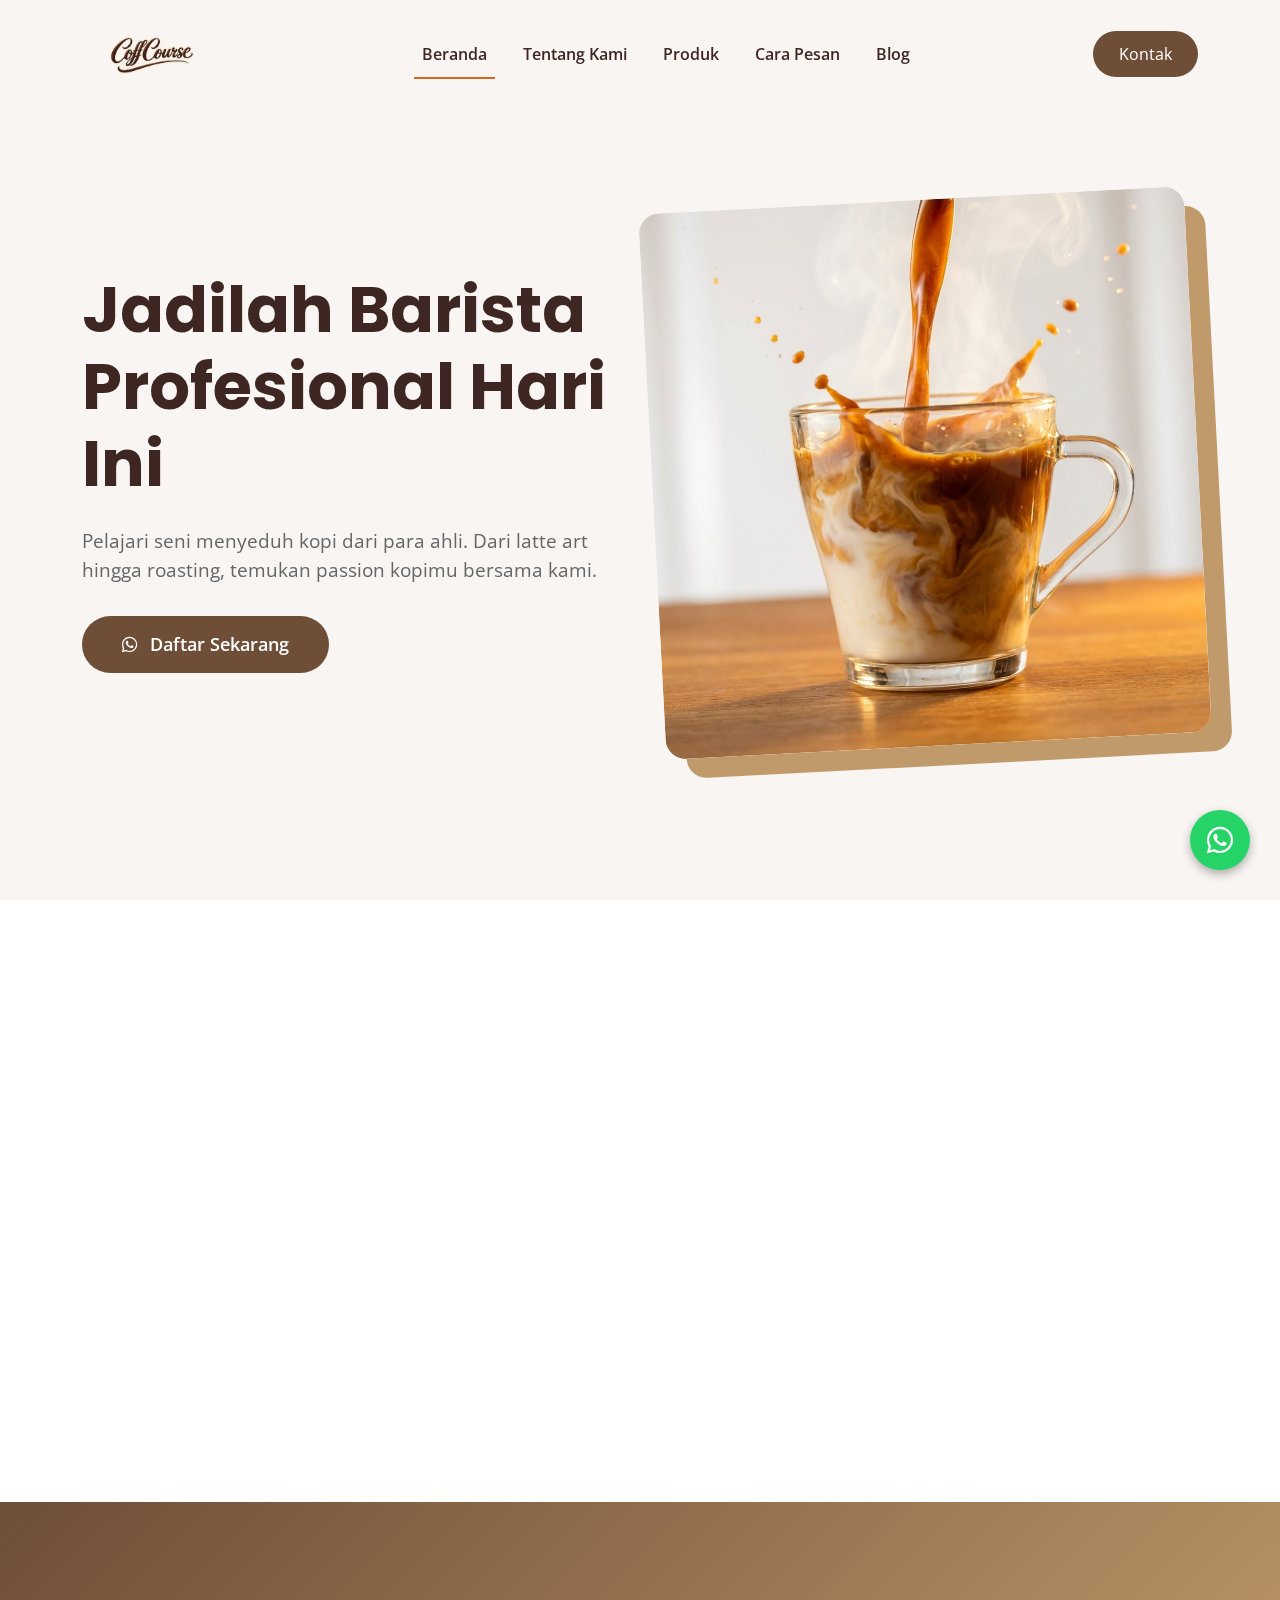
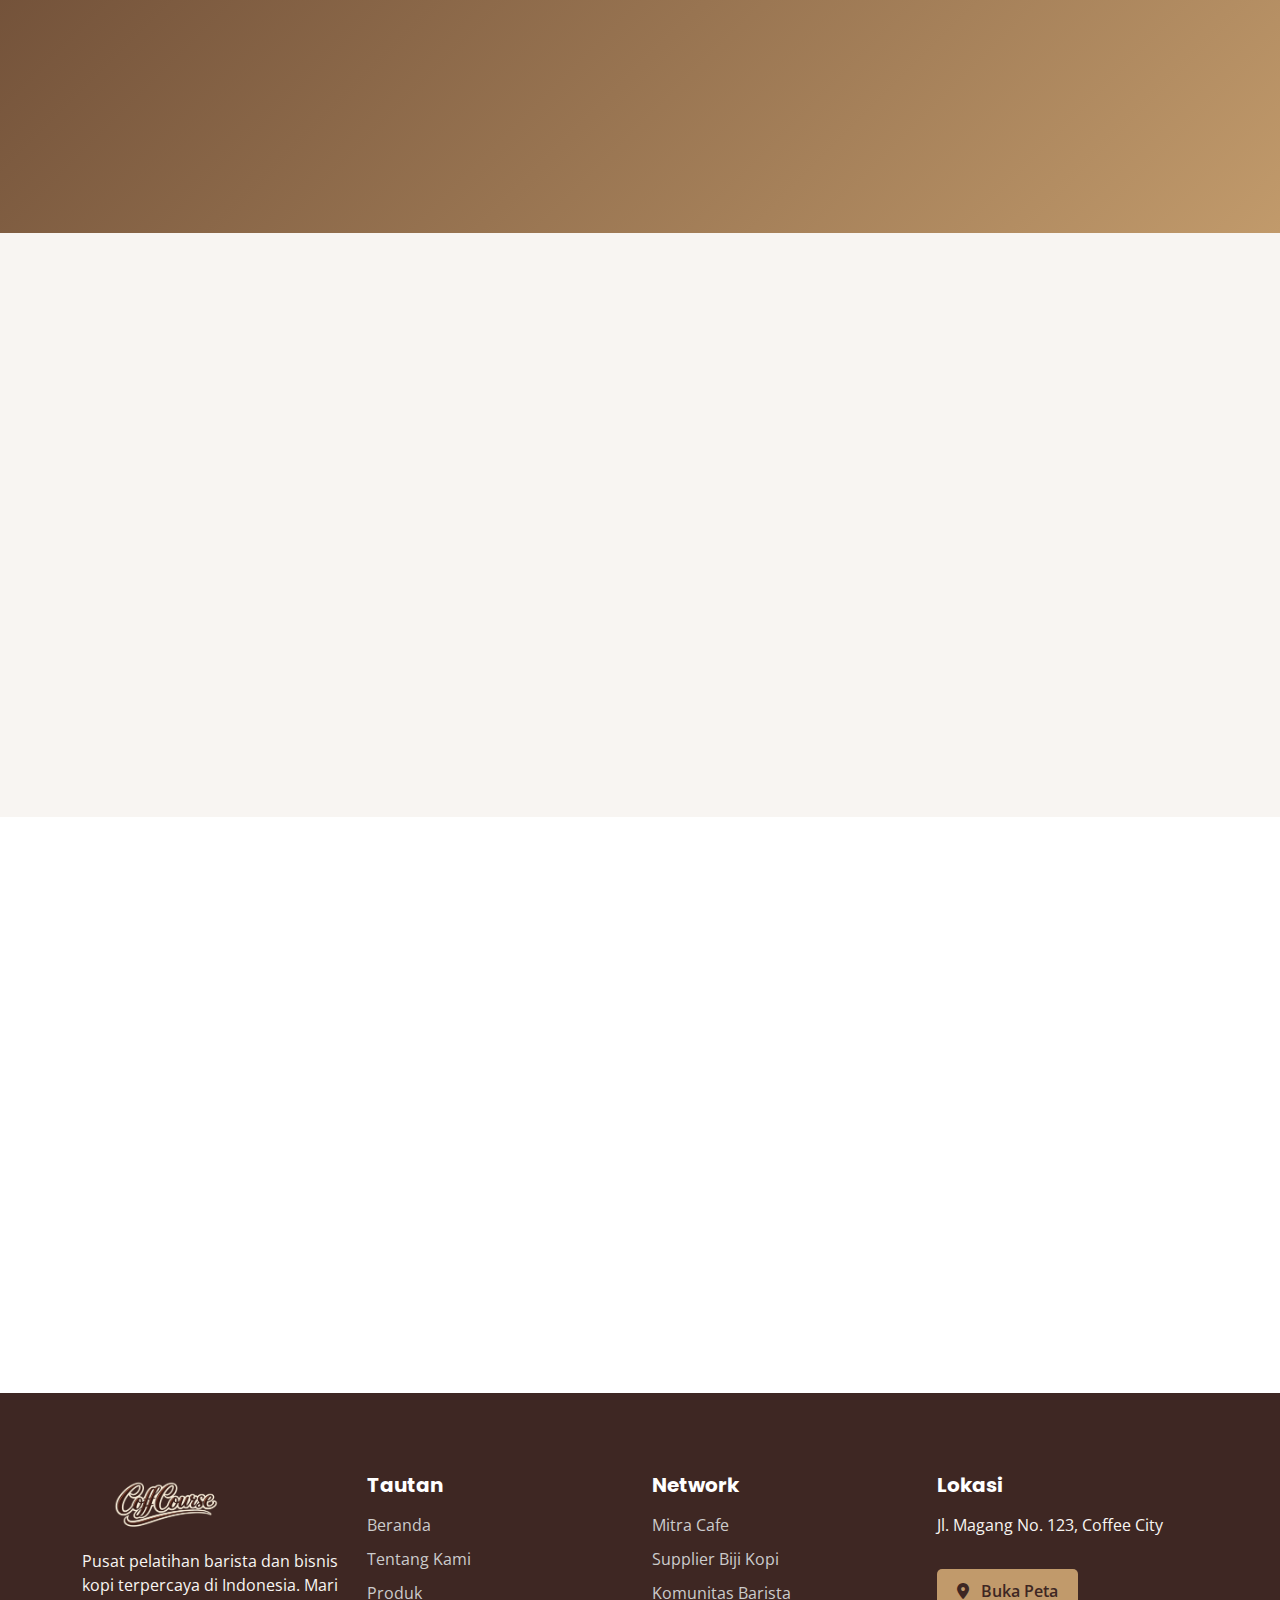
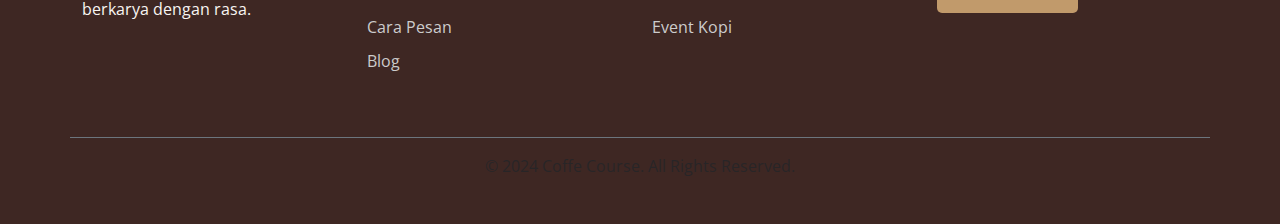
<file: index.html>
<!DOCTYPE html>
<html lang="id">

<head>
    <meta charset="UTF-8">
    <meta name="viewport" content="width=device-width, initial-scale=1.0">
    <title>Coffe Course - Belajar Barista & Bisnis Kopi</title>
    <meta name="description"
        content="Belajar menjadi barista profesional dan memulai bisnis kopi Anda bersama Coffe Course.">
    <!-- Bootstrap CSS -->
    <link href="https://cdn.jsdelivr.net/npm/bootstrap@5.3.0/dist/css/bootstrap.min.css" rel="stylesheet">
    <!-- Font Awesome -->
    <link rel="stylesheet" href="https://cdnjs.cloudflare.com/ajax/libs/font-awesome/6.0.0/css/all.min.css">
    <!-- Custom CSS -->
    <link rel="stylesheet" href="css/style.css">
    <!-- AOS Animation -->
    <link href="https://unpkg.com/aos@2.3.1/dist/aos.css" rel="stylesheet">
</head>

<body>

    <!-- Navbar -->
    <nav class="navbar navbar-expand-lg fixed-top">
        <div class="container">
            <a class="navbar-brand" href="index.html">
                <img src="img/logo.png" alt="Coffe Course Logo" height="50">
            </a>
            <button class="navbar-toggler" type="button" data-bs-toggle="collapse" data-bs-target="#navbarNav">
                <span class="navbar-toggler-icon"></span>
            </button>
            <div class="collapse navbar-collapse" id="navbarNav">
                <ul class="navbar-nav mx-auto">
                    <li class="nav-item"><a class="nav-link active" href="index.html">Beranda</a></li>
                    <li class="nav-item"><a class="nav-link" href="tentang-kami.html">Tentang Kami</a></li>
                    <li class="nav-item"><a class="nav-link" href="produk.html">Produk</a></li>
                    <li class="nav-item"><a class="nav-link" href="cara-pesan.html">Cara Pesan</a></li>
                    <li class="nav-item"><a class="nav-link" href="blog.html">Blog</a></li>
                </ul>
                <a href="https://wa.me/62895639068080" target="_blank" class="btn btn-contact">Kontak</a>
            </div>
        </div>
    </nav>

    <!-- Hero Section -->
    <section class="hero-section">
        <div class="container">
            <div class="row align-items-center">
                <div class="col-lg-6 hero-text" data-aos="fade-right">
                    <h1>Jadilah Barista Profesional Hari Ini</h1>
                    <p>Pelajari seni menyeduh kopi dari para ahli. Dari latte art hingga roasting, temukan passion
                        kopimu bersama kami.</p>
                    <a href="https://wa.me/62895639068080" target="_blank" class="btn btn-hero">
                        <i class="fab fa-whatsapp me-2"></i> Daftar Sekarang
                    </a>
                </div>
                <div class="col-lg-6" data-aos="fade-left">
                    <div class="hero-img-container">
                        <img src="img/hero.png" alt="Barista Pouring Coffee" class="img-fluid hero-img">
                    </div>
                </div>
            </div>
        </div>
    </section>

    <!-- Keunggulan Section -->
    <section class="features-section">
        <div class="container">
            <div class="section-title" data-aos="fade-up">
                <h2>Mengapa Memilih Kami?</h2>
                <p>Kami memberikan pelatihan terbaik dengan fasilitas standar industri.</p>
            </div>
            <div class="row g-4">
                <div class="col-md-4" data-aos="fade-up" data-aos-delay="100">
                    <div class="feature-card">
                        <i class="fas fa-certificate feature-icon"></i>
                        <h4>Sertifikat Resmi</h4>
                        <p>Dapatkan sertifikat yang diakui industri setelah menyelesaikan kursus.</p>
                    </div>
                </div>
                <div class="col-md-4" data-aos="fade-up" data-aos-delay="200">
                    <div class="feature-card">
                        <i class="fas fa-users feature-icon"></i>
                        <h4>Mentor Berpengalaman</h4>
                        <p>Belajar langsung dari barista juara dan praktisi bisnis kopi sukses.</p>
                    </div>
                </div>
                <div class="col-md-4" data-aos="fade-up" data-aos-delay="300">
                    <div class="feature-card">
                        <i class="fas fa-mug-hot feature-icon"></i>
                        <h4>Praktek Langsung</h4>
                        <p>Fasilitas mesin kopi modern untuk pengalaman belajar hands-on 100%.</p>
                    </div>
                </div>
            </div>
        </div>
    </section>

    <!-- CTA Section -->
    <section class="cta-section">
        <div class="container" data-aos="zoom-in">
            <h2>Siap Memulai Perjalanan Kopimu?</h2>
            <p class="mb-4">Konsultasikan kebutuhan kursusmu sekarang juga.</p>
            <a href="https://wa.me/62895639068080" class="btn btn-whatsapp-cta">
                <i class="fab fa-whatsapp"></i> Chat via WhatsApp
            </a>
        </div>
    </section>

    <!-- Testimoni Section -->
    <section class="testimonials-section">
        <div class="container">
            <div class="section-title" data-aos="fade-up">
                <h2>Apa Kata Alumni?</h2>
                <p>Cerita sukses mereka setelah lulus dari Coffe Course.</p>
            </div>
            <div class="row">
                <div class="col-md-4" data-aos="fade-up" data-aos-delay="100">
                    <div class="testimonial-card">
                        <div class="testimonial-user">
                            <img src="img/avatar1.png" alt="User 1" class="testimonial-avatar">
                            <div>
                                <h5 class="mb-0">Sarah Putri</h5>
                                <small class="text-muted">Pemilik Cafe</small>
                            </div>
                        </div>
                        <p class="fst-italic">"Materi sangat lengkap, dari nol sampai bisa buka kedai sendiri. Mentornya
                            sangat supportif!"</p>
                    </div>
                </div>
                <div class="col-md-4" data-aos="fade-up" data-aos-delay="200">
                    <div class="testimonial-card">
                        <div class="testimonial-user">
                            <img src="img/avatar2.png" alt="User 2" class="testimonial-avatar">
                            <div>
                                <h5 class="mb-0">Budi Santoso</h5>
                                <small class="text-muted">Head Barista</small>
                            </div>
                        </div>
                        <p class="fst-italic">"Teknik latte art yang diajarkan sangat detail. Sekarang saya sudah jadi
                            Head Barista di Jakarta."</p>
                    </div>
                </div>
                <div class="col-md-4" data-aos="fade-up" data-aos-delay="300">
                    <div class="testimonial-card">
                        <div class="testimonial-user">
                            <img src="img/avatar3.png" alt="User 3" class="testimonial-avatar">
                            <div>
                                <h5 class="mb-0">Linda Wijaya</h5>
                                <small class="text-muted">Home Brewer</small>
                            </div>
                        </div>
                        <p class="fst-italic">"Awalnya cuma hobi, sekarang jadi tahu cara seduh yang benar. Sangat
                            direkomendasikan!"</p>
                    </div>
                </div>
            </div>
        </div>
    </section>

    <!-- FAQ Section -->
    <section class="faq-section">
        <div class="container">
            <div class="section-title" data-aos="fade-up">
                <h2>Pertanyaan Umum (FAQ)</h2>
                <p>Jawaban untuk pertanyaan yang sering diajukan.</p>
            </div>
            <div class="row justify-content-center">
                <div class="col-lg-8" data-aos="fade-up">
                    <div class="accordion" id="faqAccordion">
                        <div class="accordion-item">
                            <h2 class="accordion-header" id="headingOne">
                                <button class="accordion-button" type="button" data-bs-toggle="collapse"
                                    data-bs-target="#collapseOne">
                                    Apakah pemula bisa ikut kursus ini?
                                </button>
                            </h2>
                            <div id="collapseOne" class="accordion-collapse collapse show"
                                data-bs-parent="#faqAccordion">
                                <div class="accordion-body">
                                    Tentu! Kurikulum kami dirancang mulai dari dasar sehingga cocok untuk siapa saja,
                                    bahkan yang belum pernah menyentuh mesin kopi.
                                </div>
                            </div>
                        </div>
                        <div class="accordion-item">
                            <h2 class="accordion-header" id="headingTwo">
                                <button class="accordion-button collapsed" type="button" data-bs-toggle="collapse"
                                    data-bs-target="#collapseTwo">
                                    Berapa lama durasi kursusnya?
                                </button>
                            </h2>
                            <div id="collapseTwo" class="accordion-collapse collapse" data-bs-parent="#faqAccordion">
                                <div class="accordion-body">
                                    Durasi bervariasi tergantung paket yang dipilih, mulai dari workshop 1 hari hingga
                                    program intensif 1 bulan.
                                </div>
                            </div>
                        </div>
                        <div class="accordion-item">
                            <h2 class="accordion-header" id="headingThree">
                                <button class="accordion-button collapsed" type="button" data-bs-toggle="collapse"
                                    data-bs-target="#collapseThree">
                                    Apakah disediakan alat dan bahan?
                                </button>
                            </h2>
                            <div id="collapseThree" class="accordion-collapse collapse" data-bs-parent="#faqAccordion">
                                <div class="accordion-body">
                                    Ya, semua alat dan bahan praktek (biji kopi, susu, sirup) sudah termasuk dalam biaya
                                    kursus.
                                </div>
                            </div>
                        </div>
                    </div>
                </div>
            </div>
        </div>
    </section>

    <!-- Footer -->
    <footer>
        <div class="container">
            <div class="row">
                <div class="col-lg-3 col-md-6 mb-4">
                    <div class="footer-brand">
                        <a href="index.html">
                            <img src="img/logo.png" alt="Coffe Course Logo" class="mb-3" height="60">
                        </a>
                        <p>Pusat pelatihan barista dan bisnis kopi terpercaya di Indonesia. Mari berkarya dengan rasa.
                        </p>
                    </div>
                </div>
                <div class="col-lg-3 col-md-6 mb-4">
                    <h5 class="text-white mb-3">Tautan</h5>
                    <div class="footer-links">
                        <ul>
                            <li><a href="index.html">Beranda</a></li>
                            <li><a href="tentang-kami.html">Tentang Kami</a></li>
                            <li><a href="produk.html">Produk</a></li>
                            <li><a href="cara-pesan.html">Cara Pesan</a></li>
                            <li><a href="blog.html">Blog</a></li>
                        </ul>
                    </div>
                </div>
                <div class="col-lg-3 col-md-6 mb-4">
                    <h5 class="text-white mb-3">Network</h5>
                    <div class="footer-links">
                        <ul>
                            <li><a href="#">Mitra Cafe</a></li>
                            <li><a href="#">Supplier Biji Kopi</a></li>
                            <li><a href="#">Komunitas Barista</a></li>
                            <li><a href="#">Event Kopi</a></li>
                        </ul>
                    </div>
                </div>
                <div class="col-lg-3 col-md-6 mb-4">
                    <h5 class="text-white mb-3">Lokasi</h5>
                    <p>Jl. Magang No. 123, Coffee City</p>
                    <a href="https://maps.google.com" target="_blank" class="btn-map">
                        <i class="fas fa-map-marker-alt me-2"></i> Buka Peta
                    </a>
                </div>
            </div>
            <div class="row mt-4 pt-3 border-top border-secondary">
                <div class="col-12 text-center text-muted">
                    <p>&copy; 2024 Coffe Course. All Rights Reserved.</p>
                </div>
            </div>
        </div>
    </footer>

    <!-- Floating Buttons -->
    <a href="https://wa.me/62895639068080" class="floating-wa" target="_blank">
        <i class="fab fa-whatsapp"></i>
    </a>
    <div class="scroll-top" onclick="window.scrollTo({top: 0, behavior: 'smooth'});">
        <i class="fas fa-arrow-up"></i>
    </div>

    <!-- Scripts -->
    <script src="https://cdn.jsdelivr.net/npm/bootstrap@5.3.0/dist/js/bootstrap.bundle.min.js"></script>
    <script src="https://unpkg.com/aos@2.3.1/dist/aos.js"></script>
    <script>
        AOS.init({
            duration: 1000,
            once: true
        });

        // Scroll Top Logic
        window.addEventListener('scroll', function () {
            var scrollBtn = document.querySelector('.scroll-top');
            var nav = document.querySelector('.navbar');

            if (window.scrollY > 300) {
                scrollBtn.classList.add('active');
            } else {
                scrollBtn.classList.remove('active');
            }

            if (window.scrollY > 50) {
                nav.classList.add('scrolled');
            } else {
                nav.classList.remove('scrolled');
            }
        });
    </script>
</body>

</html>
</file>
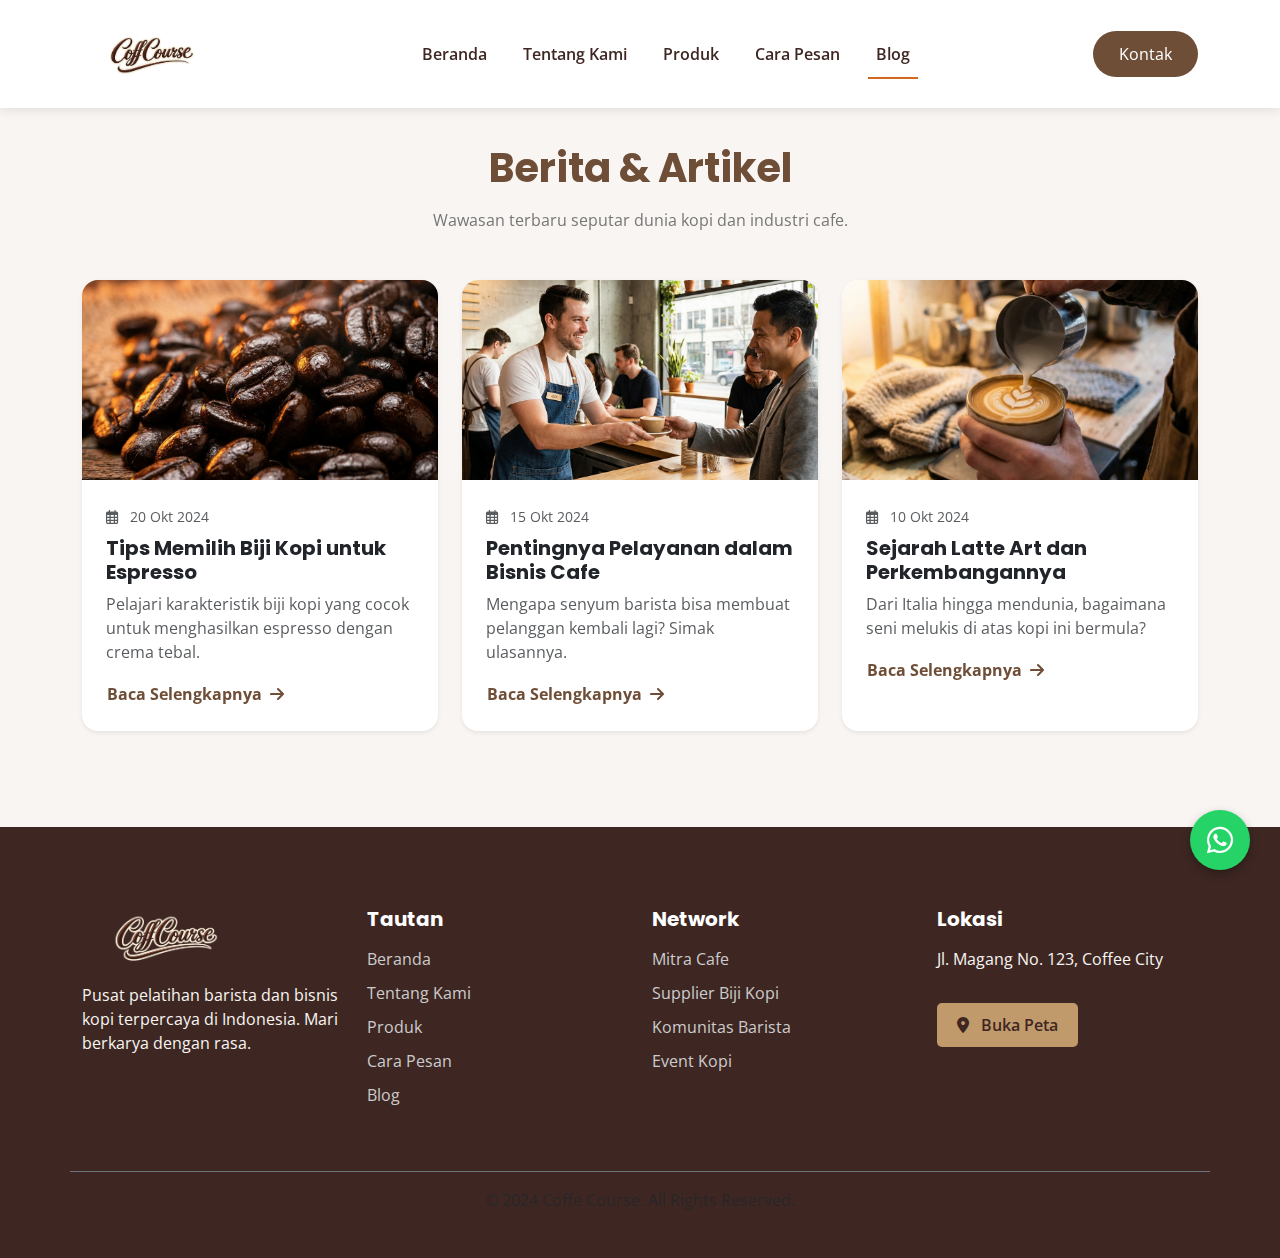
<file: blog.html>
<!DOCTYPE html>
<html lang="id">

<head>
    <meta charset="UTF-8">
    <meta name="viewport" content="width=device-width, initial-scale=1.0">
    <title>Blog - Coffe Course</title>
    <!-- Bootstrap CSS -->
    <link href="https://cdn.jsdelivr.net/npm/bootstrap@5.3.0/dist/css/bootstrap.min.css" rel="stylesheet">
    <!-- Font Awesome -->
    <link rel="stylesheet" href="https://cdnjs.cloudflare.com/ajax/libs/font-awesome/6.0.0/css/all.min.css">
    <!-- Custom CSS -->
    <link rel="stylesheet" href="css/style.css">
    <!-- AOS Animation -->
    <link href="https://unpkg.com/aos@2.3.1/dist/aos.css" rel="stylesheet">
</head>

<body>

    <!-- Navbar -->
    <nav class="navbar navbar-expand-lg fixed-top"
        style="background-color: white; box-shadow: 0 2px 10px rgba(0,0,0,0.1);">
        <div class="container">
            <a class="navbar-brand" href="index.html">
                <img src="img/logo.png" alt="Coffe Course Logo" height="50">
            </a>
            <button class="navbar-toggler" type="button" data-bs-toggle="collapse" data-bs-target="#navbarNav">
                <span class="navbar-toggler-icon"></span>
            </button>
            <div class="collapse navbar-collapse" id="navbarNav">
                <ul class="navbar-nav mx-auto">
                    <li class="nav-item"><a class="nav-link" href="index.html">Beranda</a></li>
                    <li class="nav-item"><a class="nav-link" href="tentang-kami.html">Tentang Kami</a></li>
                    <li class="nav-item"><a class="nav-link" href="produk.html">Produk</a></li>
                    <li class="nav-item"><a class="nav-link" href="cara-pesan.html">Cara Pesan</a></li>
                    <li class="nav-item"><a class="nav-link active" href="blog.html">Blog</a></li>
                </ul>
                <a href="https://wa.me/62895639068080" target="_blank" class="btn btn-contact">Kontak</a>
            </div>
        </div>
    </nav>

    <!-- Content -->
    <section class="py-5 mt-5">
        <div class="container py-5">
            <div class="section-title text-center mb-5" data-aos="fade-up">
                <h2>Berita & Artikel</h2>
                <p>Wawasan terbaru seputar dunia kopi dan industri cafe.</p>
            </div>

            <div class="row g-4">
                <!-- Article 1 -->
                <div class="col-md-4" data-aos="fade-up" data-aos-delay="100">
                    <div class="card h-100 border-0 shadow-sm rounded-4 overflow-hidden">
                        <img src="img/art1.png" class="card-img-top" alt="Blog 1"
                            style="height: 200px; object-fit: cover;">
                        <div class="card-body p-4">
                            <small class="text-muted"><i class="far fa-calendar-alt me-2"></i> 20 Okt 2024</small>
                            <h5 class="card-title fw-bold mt-2">Tips Memilih Biji Kopi untuk Espresso</h5>
                            <p class="card-text text-muted">Pelajari karakteristik biji kopi yang cocok untuk
                                menghasilkan espresso dengan crema tebal.</p>
                            <a href="tips-memilih-biji-kopi-untuk-espresso.html"
                                class="btn btn-link text-primary p-0 text-decoration-none fw-bold">Baca Selengkapnya <i
                                    class="fas fa-arrow-right ms-1"></i></a>
                        </div>
                    </div>
                </div>

                <!-- Article 2 -->
                <div class="col-md-4" data-aos="fade-up" data-aos-delay="200">
                    <div class="card h-100 border-0 shadow-sm rounded-4 overflow-hidden">
                        <img src="img/art2.png" class="card-img-top" alt="Blog 2"
                            style="height: 200px; object-fit: cover;">
                        <div class="card-body p-4">
                            <small class="text-muted"><i class="far fa-calendar-alt me-2"></i> 15 Okt 2024</small>
                            <h5 class="card-title fw-bold mt-2">Pentingnya Pelayanan dalam Bisnis Cafe</h5>
                            <p class="card-text text-muted">Mengapa senyum barista bisa membuat pelanggan kembali lagi?
                                Simak ulasannya.</p>
                            <a href="pentingnya-pelayanan-dalam-bisnis-cafe.html"
                                class="btn btn-link text-primary p-0 text-decoration-none fw-bold">Baca Selengkapnya <i
                                    class="fas fa-arrow-right ms-1"></i></a>
                        </div>
                    </div>
                </div>

                <!-- Article 3 -->
                <div class="col-md-4" data-aos="fade-up" data-aos-delay="300">
                    <div class="card h-100 border-0 shadow-sm rounded-4 overflow-hidden">
                        <img src="img/art3.png" class="card-img-top" alt="Blog 3"
                            style="height: 200px; object-fit: cover;">
                        <div class="card-body p-4">
                            <small class="text-muted"><i class="far fa-calendar-alt me-2"></i> 10 Okt 2024</small>
                            <h5 class="card-title fw-bold mt-2">Sejarah Latte Art dan Perkembangannya</h5>
                            <p class="card-text text-muted">Dari Italia hingga mendunia, bagaimana seni melukis di atas
                                kopi ini bermula?</p>
                            <a href="sejarah-latte-art-dan-perkembangannya.html"
                                class="btn btn-link text-primary p-0 text-decoration-none fw-bold">Baca Selengkapnya <i
                                    class="fas fa-arrow-right ms-1"></i></a>
                        </div>
                    </div>
                </div>
            </div>
        </div>
    </section>

    <!-- Footer -->
    <footer>
        <div class="container">
            <div class="row">
                <div class="col-lg-3 col-md-6 mb-4">
                    <div class="footer-brand">
                        <a href="index.html">
                            <img src="img/logo.png" alt="Coffe Course Logo" class="mb-3" height="60">
                        </a>
                        <p>Pusat pelatihan barista dan bisnis kopi terpercaya di Indonesia. Mari berkarya dengan rasa.
                        </p>
                    </div>
                </div>
                <div class="col-lg-3 col-md-6 mb-4">
                    <h5 class="text-white mb-3">Tautan</h5>
                    <div class="footer-links">
                        <ul>
                            <li><a href="index.html">Beranda</a></li>
                            <li><a href="tentang-kami.html">Tentang Kami</a></li>
                            <li><a href="produk.html">Produk</a></li>
                            <li><a href="cara-pesan.html">Cara Pesan</a></li>
                            <li><a href="blog.html">Blog</a></li>
                        </ul>
                    </div>
                </div>
                <div class="col-lg-3 col-md-6 mb-4">
                    <h5 class="text-white mb-3">Network</h5>
                    <div class="footer-links">
                        <ul>
                            <li><a href="#">Mitra Cafe</a></li>
                            <li><a href="#">Supplier Biji Kopi</a></li>
                            <li><a href="#">Komunitas Barista</a></li>
                            <li><a href="#">Event Kopi</a></li>
                        </ul>
                    </div>
                </div>
                <div class="col-lg-3 col-md-6 mb-4">
                    <h5 class="text-white mb-3">Lokasi</h5>
                    <p>Jl. Magang No. 123, Coffee City</p>
                    <a href="https://maps.google.com" target="_blank" class="btn-map">
                        <i class="fas fa-map-marker-alt me-2"></i> Buka Peta
                    </a>
                </div>
            </div>
            <div class="row mt-4 pt-3 border-top border-secondary">
                <div class="col-12 text-center text-muted">
                    <p>&copy; 2024 Coffe Course. All Rights Reserved.</p>
                </div>
            </div>
        </div>
    </footer>

    <!-- Floating Buttons -->
    <a href="https://wa.me/62895639068080" class="floating-wa" target="_blank">
        <i class="fab fa-whatsapp"></i>
    </a>
    <div class="scroll-top" onclick="window.scrollTo({top: 0, behavior: 'smooth'});">
        <i class="fas fa-arrow-up"></i>
    </div>

    <!-- Scripts -->
    <script src="https://cdn.jsdelivr.net/npm/bootstrap@5.3.0/dist/js/bootstrap.bundle.min.js"></script>
    <script src="https://unpkg.com/aos@2.3.1/dist/aos.js"></script>
    <script>
        AOS.init({ duration: 1000 });
        // Scroll Top Logic
        window.addEventListener('scroll', function () {
            var scrollBtn = document.querySelector('.scroll-top');
            if (window.scrollY > 300) {
                scrollBtn.classList.add('active');
            } else {
                scrollBtn.classList.remove('active');
            }
        });
    </script>
</body>

</html>
</file>
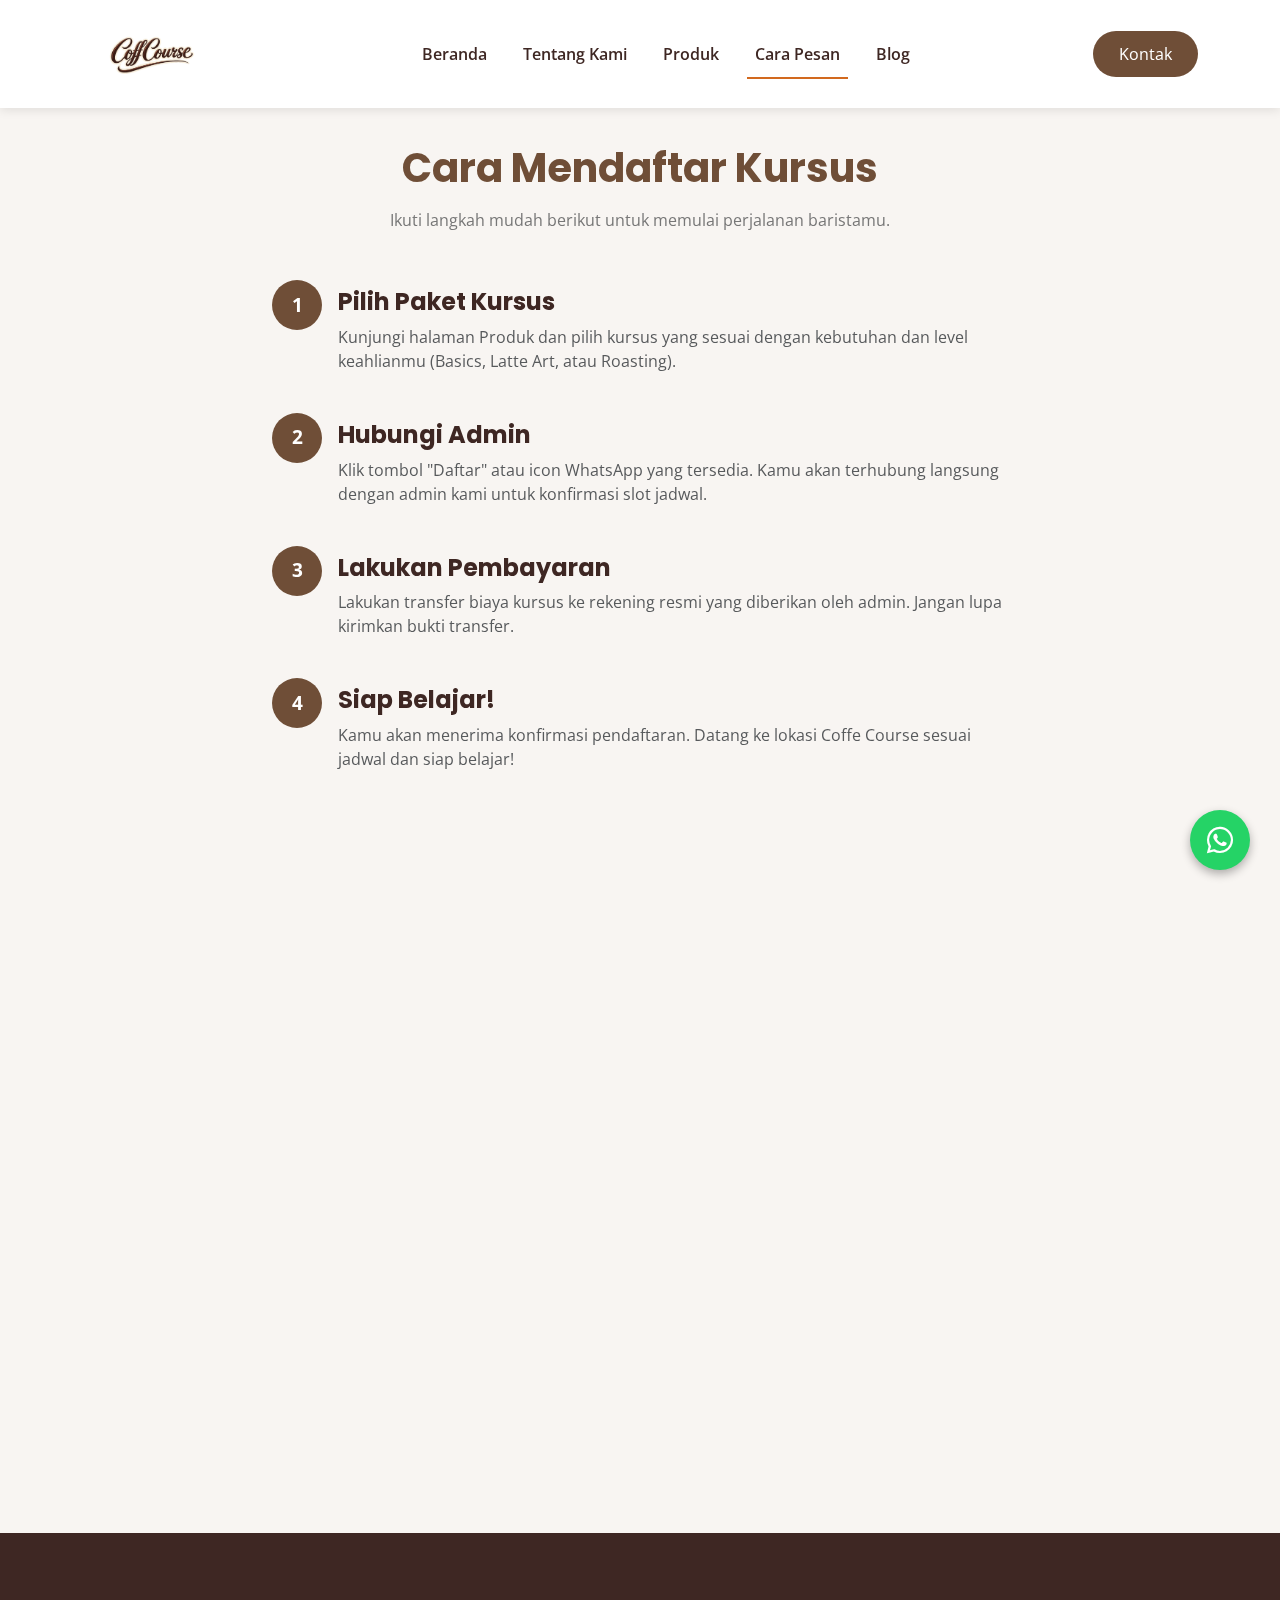
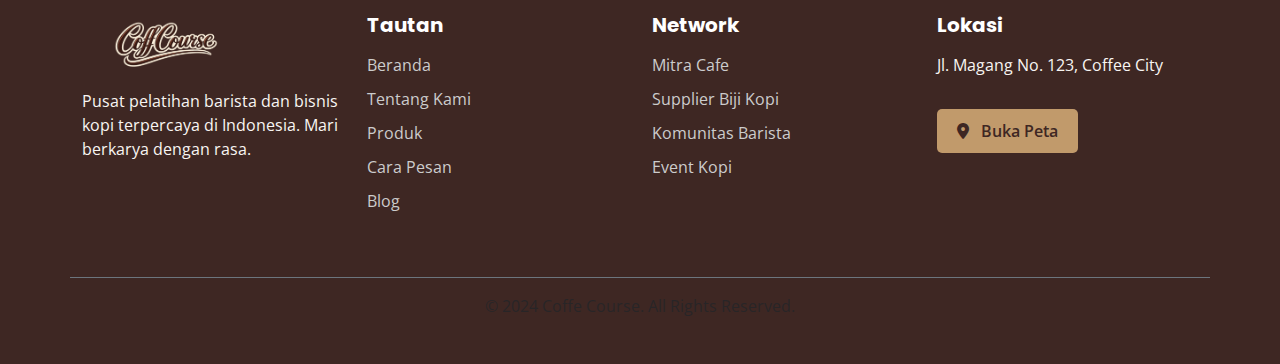
<file: cara-pesan.html>
<!DOCTYPE html>
<html lang="id">

<head>
    <meta charset="UTF-8">
    <meta name="viewport" content="width=device-width, initial-scale=1.0">
    <title>Cara Pesan - Coffe Course</title>
    <!-- Bootstrap CSS -->
    <link href="https://cdn.jsdelivr.net/npm/bootstrap@5.3.0/dist/css/bootstrap.min.css" rel="stylesheet">
    <!-- Font Awesome -->
    <link rel="stylesheet" href="https://cdnjs.cloudflare.com/ajax/libs/font-awesome/6.0.0/css/all.min.css">
    <!-- Custom CSS -->
    <link rel="stylesheet" href="css/style.css">
    <!-- AOS Animation -->
    <link href="https://unpkg.com/aos@2.3.1/dist/aos.css" rel="stylesheet">
</head>

<body>

    <!-- Navbar -->
    <nav class="navbar navbar-expand-lg fixed-top"
        style="background-color: white; box-shadow: 0 2px 10px rgba(0,0,0,0.1);">
        <div class="container">
            <a class="navbar-brand" href="index.html">
                <img src="img/logo.png" alt="Coffe Course Logo" height="50">
            </a>
            <button class="navbar-toggler" type="button" data-bs-toggle="collapse" data-bs-target="#navbarNav">
                <span class="navbar-toggler-icon"></span>
            </button>
            <div class="collapse navbar-collapse" id="navbarNav">
                <ul class="navbar-nav mx-auto">
                    <li class="nav-item"><a class="nav-link" href="index.html">Beranda</a></li>
                    <li class="nav-item"><a class="nav-link" href="tentang-kami.html">Tentang Kami</a></li>
                    <li class="nav-item"><a class="nav-link" href="produk.html">Produk</a></li>
                    <li class="nav-item"><a class="nav-link active" href="cara-pesan.html">Cara Pesan</a></li>
                    <li class="nav-item"><a class="nav-link" href="blog.html">Blog</a></li>
                </ul>
                <a href="https://wa.me/62895639068080" target="_blank" class="btn btn-contact">Kontak</a>
            </div>
        </div>
    </nav>

    <!-- Content -->
    <section class="py-5 mt-5">
        <div class="container py-5">
            <div class="section-title text-center mb-5" data-aos="fade-up">
                <h2>Cara Mendaftar Kursus</h2>
                <p>Ikuti langkah mudah berikut untuk memulai perjalanan baristamu.</p>
            </div>

            <div class="row justify-content-center">
                <div class="col-lg-8">
                    <div class="d-flex flex-column gap-4">
                        <!-- Step 1 -->
                        <div class="d-flex align-items-start" data-aos="fade-right" data-aos-delay="100">
                            <div class="bg-primary text-white rounded-circle d-flex align-items-center justify-content-center flex-shrink-0"
                                style="width: 50px; height: 50px; font-weight: bold; font-size: 1.2rem;">1</div>
                            <div class="ms-3 pt-2">
                                <h4 class="fw-bold">Pilih Paket Kursus</h4>
                                <p class="text-muted">Kunjungi halaman <a href="produk.html">Produk</a> dan pilih kursus
                                    yang sesuai dengan kebutuhan dan level keahlianmu (Basics, Latte Art, atau
                                    Roasting).</p>
                            </div>
                        </div>

                        <!-- Step 2 -->
                        <div class="d-flex align-items-start" data-aos="fade-right" data-aos-delay="200">
                            <div class="bg-primary text-white rounded-circle d-flex align-items-center justify-content-center flex-shrink-0"
                                style="width: 50px; height: 50px; font-weight: bold; font-size: 1.2rem;">2</div>
                            <div class="ms-3 pt-2">
                                <h4 class="fw-bold">Hubungi Admin</h4>
                                <p class="text-muted">Klik tombol "Daftar" atau icon WhatsApp yang tersedia. Kamu akan
                                    terhubung langsung dengan admin kami untuk konfirmasi slot jadwal.</p>
                            </div>
                        </div>

                        <!-- Step 3 -->
                        <div class="d-flex align-items-start" data-aos="fade-right" data-aos-delay="300">
                            <div class="bg-primary text-white rounded-circle d-flex align-items-center justify-content-center flex-shrink-0"
                                style="width: 50px; height: 50px; font-weight: bold; font-size: 1.2rem;">3</div>
                            <div class="ms-3 pt-2">
                                <h4 class="fw-bold">Lakukan Pembayaran</h4>
                                <p class="text-muted">Lakukan transfer biaya kursus ke rekening resmi yang diberikan
                                    oleh admin. Jangan lupa kirimkan bukti transfer.</p>
                            </div>
                        </div>

                        <!-- Step 4 -->
                        <div class="d-flex align-items-start" data-aos="fade-right" data-aos-delay="400">
                            <div class="bg-primary text-white rounded-circle d-flex align-items-center justify-content-center flex-shrink-0"
                                style="width: 50px; height: 50px; font-weight: bold; font-size: 1.2rem;">4</div>
                            <div class="ms-3 pt-2">
                                <h4 class="fw-bold">Siap Belajar!</h4>
                                <p class="text-muted">Kamu akan menerima konfirmasi pendaftaran. Datang ke lokasi Coffe
                                    Course sesuai jadwal dan siap belajar!</p>
                            </div>
                        </div>
                    </div>

                    <div class="mt-5 p-5 bg-white rounded-4 shadow" data-aos="fade-up">
                        <h3 class="fw-bold mb-4 text-center">Formulir Pendaftaran Cepat</h3>
                        <form onsubmit="daftarKursus(event)">
                            <div class="mb-3">
                                <label class="form-label">Nama Lengkap</label>
                                <input type="text" id="nama" class="form-control" required
                                    placeholder="Masukkan nama Anda">
                            </div>
                            <div class="mb-3">
                                <label class="form-label">Nomor WhatsApp</label>
                                <input type="tel" id="wa" class="form-control" required
                                    placeholder="Contoh: 08123456789">
                            </div>
                            <div class="mb-3">
                                <label class="form-label">Pilih Paket Kursus</label>
                                <select id="paket" class="form-select" required>
                                    <option value="" selected disabled>-- Pilih Kursus --</option>
                                    <option value="Basic Barista Course">Basic Barista Course - Rp 2.500.000</option>
                                    <option value="Latte Art Masterclass">Latte Art Masterclass - Rp 3.000.000</option>
                                    <option value="Coffee Roasting 101">Coffee Roasting 101 - Rp 4.500.000</option>
                                </select>
                            </div>
                            <div class="mb-3">
                                <label class="form-label">Pesan Tambahan (Opsional)</label>
                                <textarea id="pesan" class="form-control" rows="3"
                                    placeholder="Ada pertanyaan khusus?"></textarea>
                            </div>
                            <button type="submit" class="btn btn-hero w-100">Daftar Sekarang via WhatsApp</button>
                        </form>
                    </div>

                    <script>
                        function daftarKursus(e) {
                            e.preventDefault();
                            const nama = document.getElementById('nama').value;
                            const wa = document.getElementById('wa').value;
                            const paket = document.getElementById('paket').value;
                            const pesan = document.getElementById('pesan').value;

                            const text = `Halo Admin Coffe Course,%0A%0ASaya ingin mendaftar kursus:%0A%0ANama: ${nama}%0ANo WA: ${wa}%0APaket: ${paket}%0APesan: ${pesan}`;

                            window.open(`https://wa.me/62895639068080?text=${text}`, '_blank');
                        }
                    </script>
                </div>
            </div>
        </div>
    </section>

    <!-- Footer -->
    <footer>
        <div class="container">
            <div class="row">
                <div class="col-lg-3 col-md-6 mb-4">
                    <div class="footer-brand">
                        <a href="index.html">
                            <img src="img/logo.png" alt="Coffe Course Logo" class="mb-3" height="60">
                        </a>
                        <p>Pusat pelatihan barista dan bisnis kopi terpercaya di Indonesia. Mari berkarya dengan rasa.
                        </p>
                    </div>
                </div>
                <div class="col-lg-3 col-md-6 mb-4">
                    <h5 class="text-white mb-3">Tautan</h5>
                    <div class="footer-links">
                        <ul>
                            <li><a href="index.html">Beranda</a></li>
                            <li><a href="tentang-kami.html">Tentang Kami</a></li>
                            <li><a href="produk.html">Produk</a></li>
                            <li><a href="cara-pesan.html">Cara Pesan</a></li>
                            <li><a href="blog.html">Blog</a></li>
                        </ul>
                    </div>
                </div>
                <div class="col-lg-3 col-md-6 mb-4">
                    <h5 class="text-white mb-3">Network</h5>
                    <div class="footer-links">
                        <ul>
                            <li><a href="#">Mitra Cafe</a></li>
                            <li><a href="#">Supplier Biji Kopi</a></li>
                            <li><a href="#">Komunitas Barista</a></li>
                            <li><a href="#">Event Kopi</a></li>
                        </ul>
                    </div>
                </div>
                <div class="col-lg-3 col-md-6 mb-4">
                    <h5 class="text-white mb-3">Lokasi</h5>
                    <p>Jl. Magang No. 123, Coffee City</p>
                    <a href="https://maps.google.com" target="_blank" class="btn-map">
                        <i class="fas fa-map-marker-alt me-2"></i> Buka Peta
                    </a>
                </div>
            </div>
            <div class="row mt-4 pt-3 border-top border-secondary">
                <div class="col-12 text-center text-muted">
                    <p>&copy; 2024 Coffe Course. All Rights Reserved.</p>
                </div>
            </div>
        </div>
    </footer>

    <!-- Floating Buttons -->
    <a href="https://wa.me/62895639068080" class="floating-wa" target="_blank">
        <i class="fab fa-whatsapp"></i>
    </a>
    <div class="scroll-top" onclick="window.scrollTo({top: 0, behavior: 'smooth'});">
        <i class="fas fa-arrow-up"></i>
    </div>

    <!-- Scripts -->
    <script src="https://cdn.jsdelivr.net/npm/bootstrap@5.3.0/dist/js/bootstrap.bundle.min.js"></script>
    <script src="https://unpkg.com/aos@2.3.1/dist/aos.js"></script>
    <script>
        AOS.init({ duration: 1000 });
        // Scroll Top Logic
        window.addEventListener('scroll', function () {
            var scrollBtn = document.querySelector('.scroll-top');
            if (window.scrollY > 300) {
                scrollBtn.classList.add('active');
            } else {
                scrollBtn.classList.remove('active');
            }
        });
    </script>
</body>

</html>
</file>
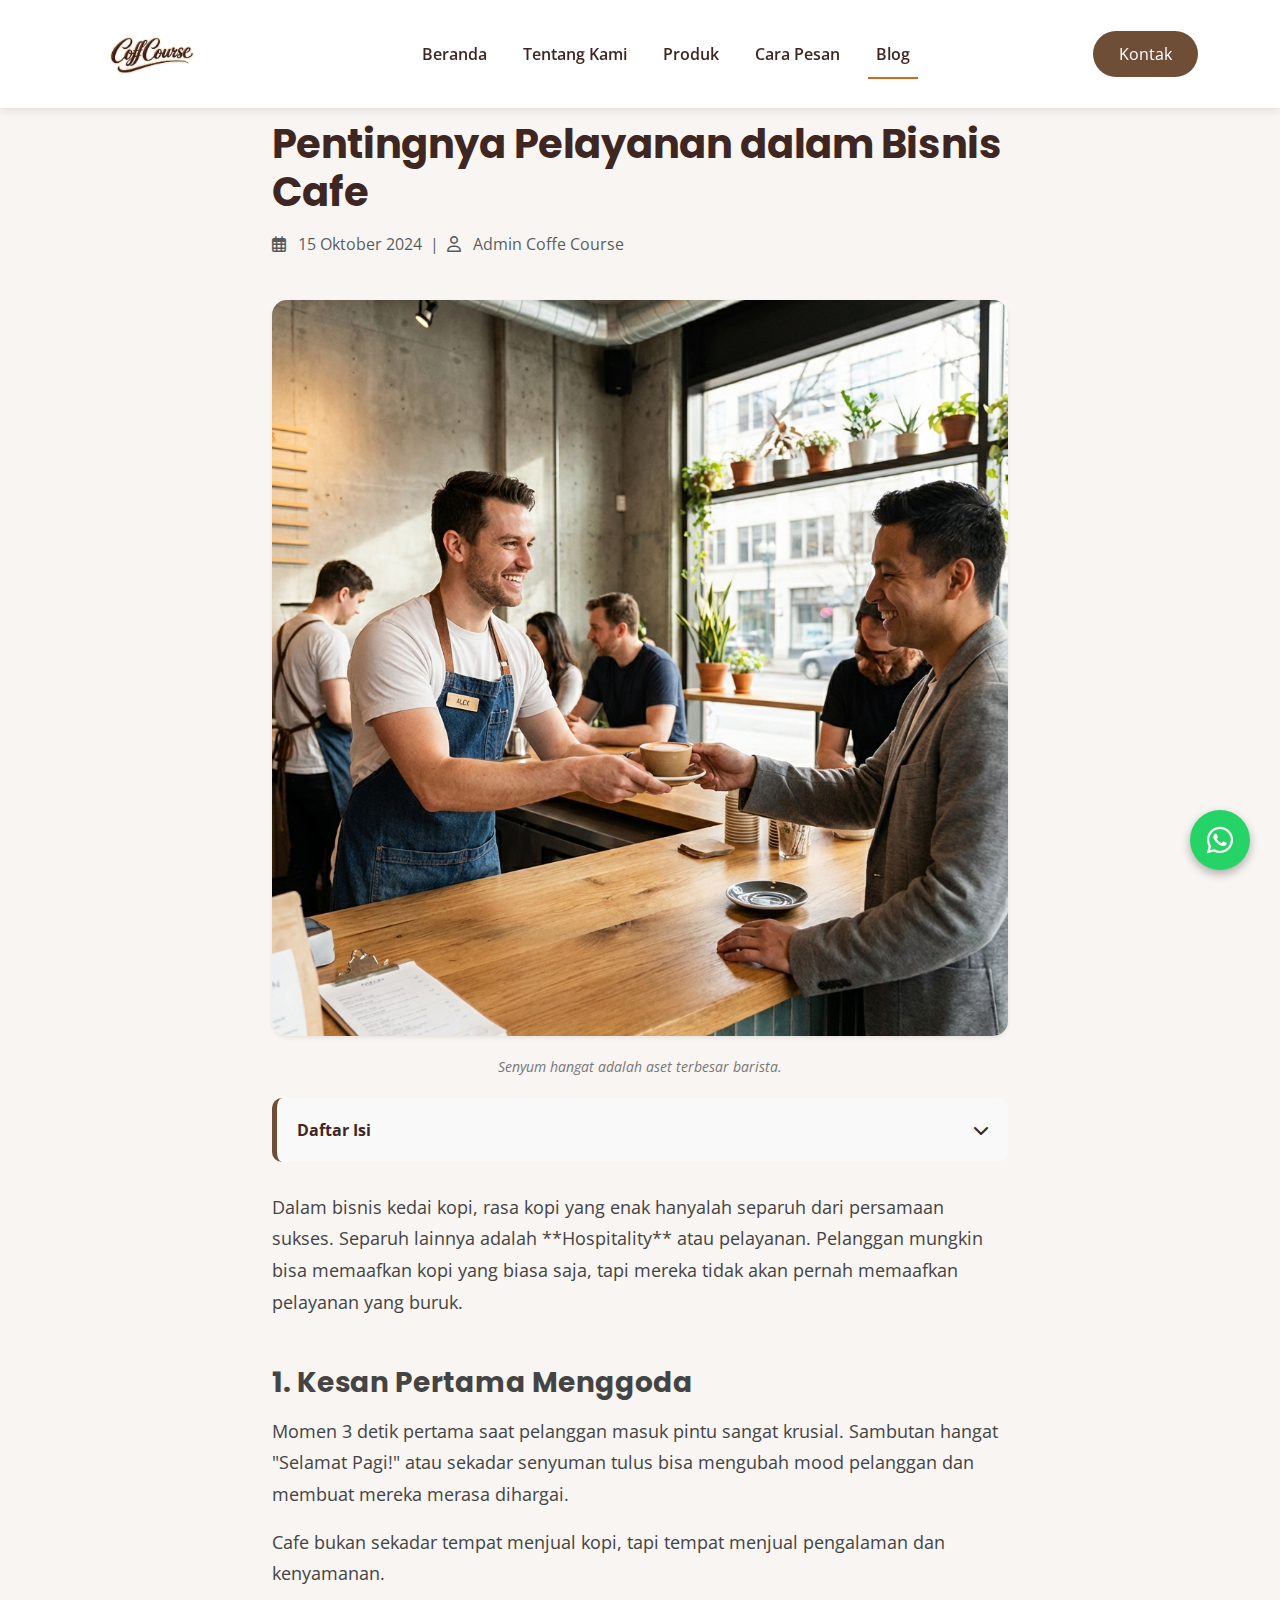
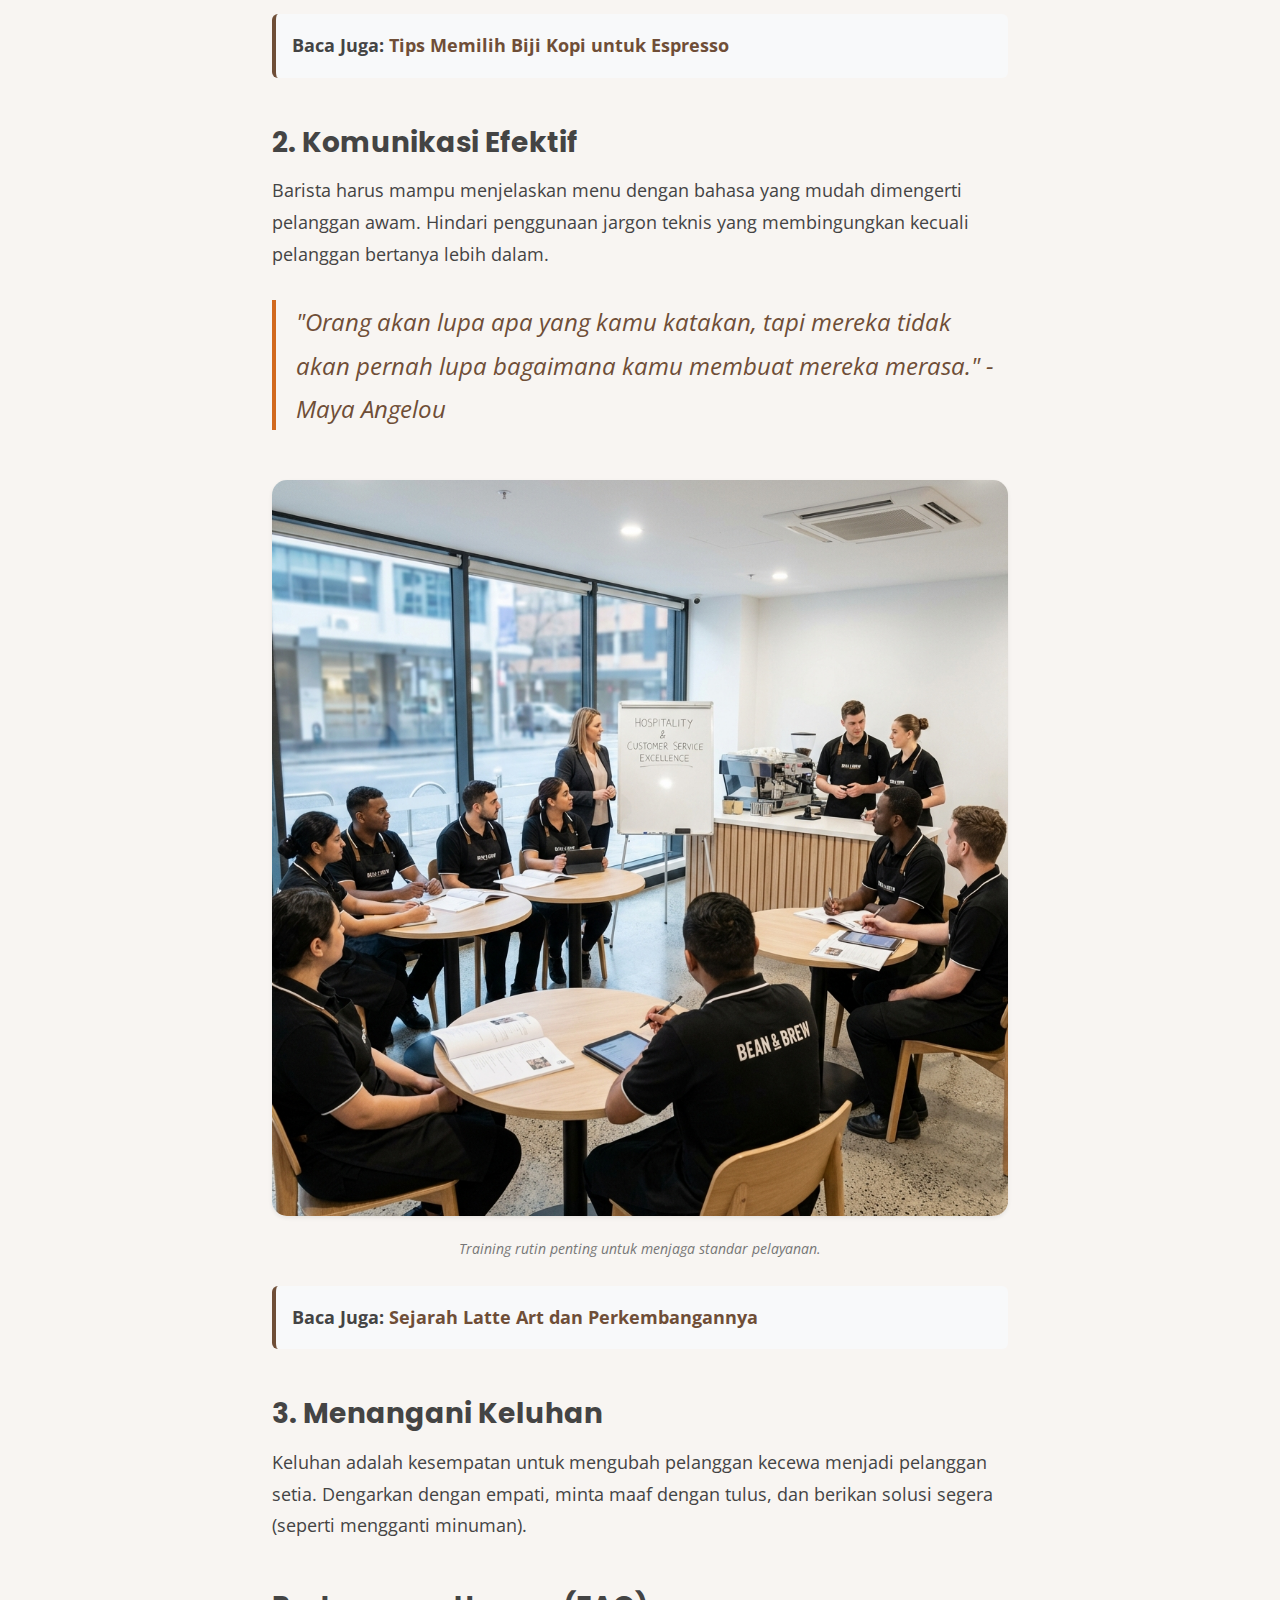
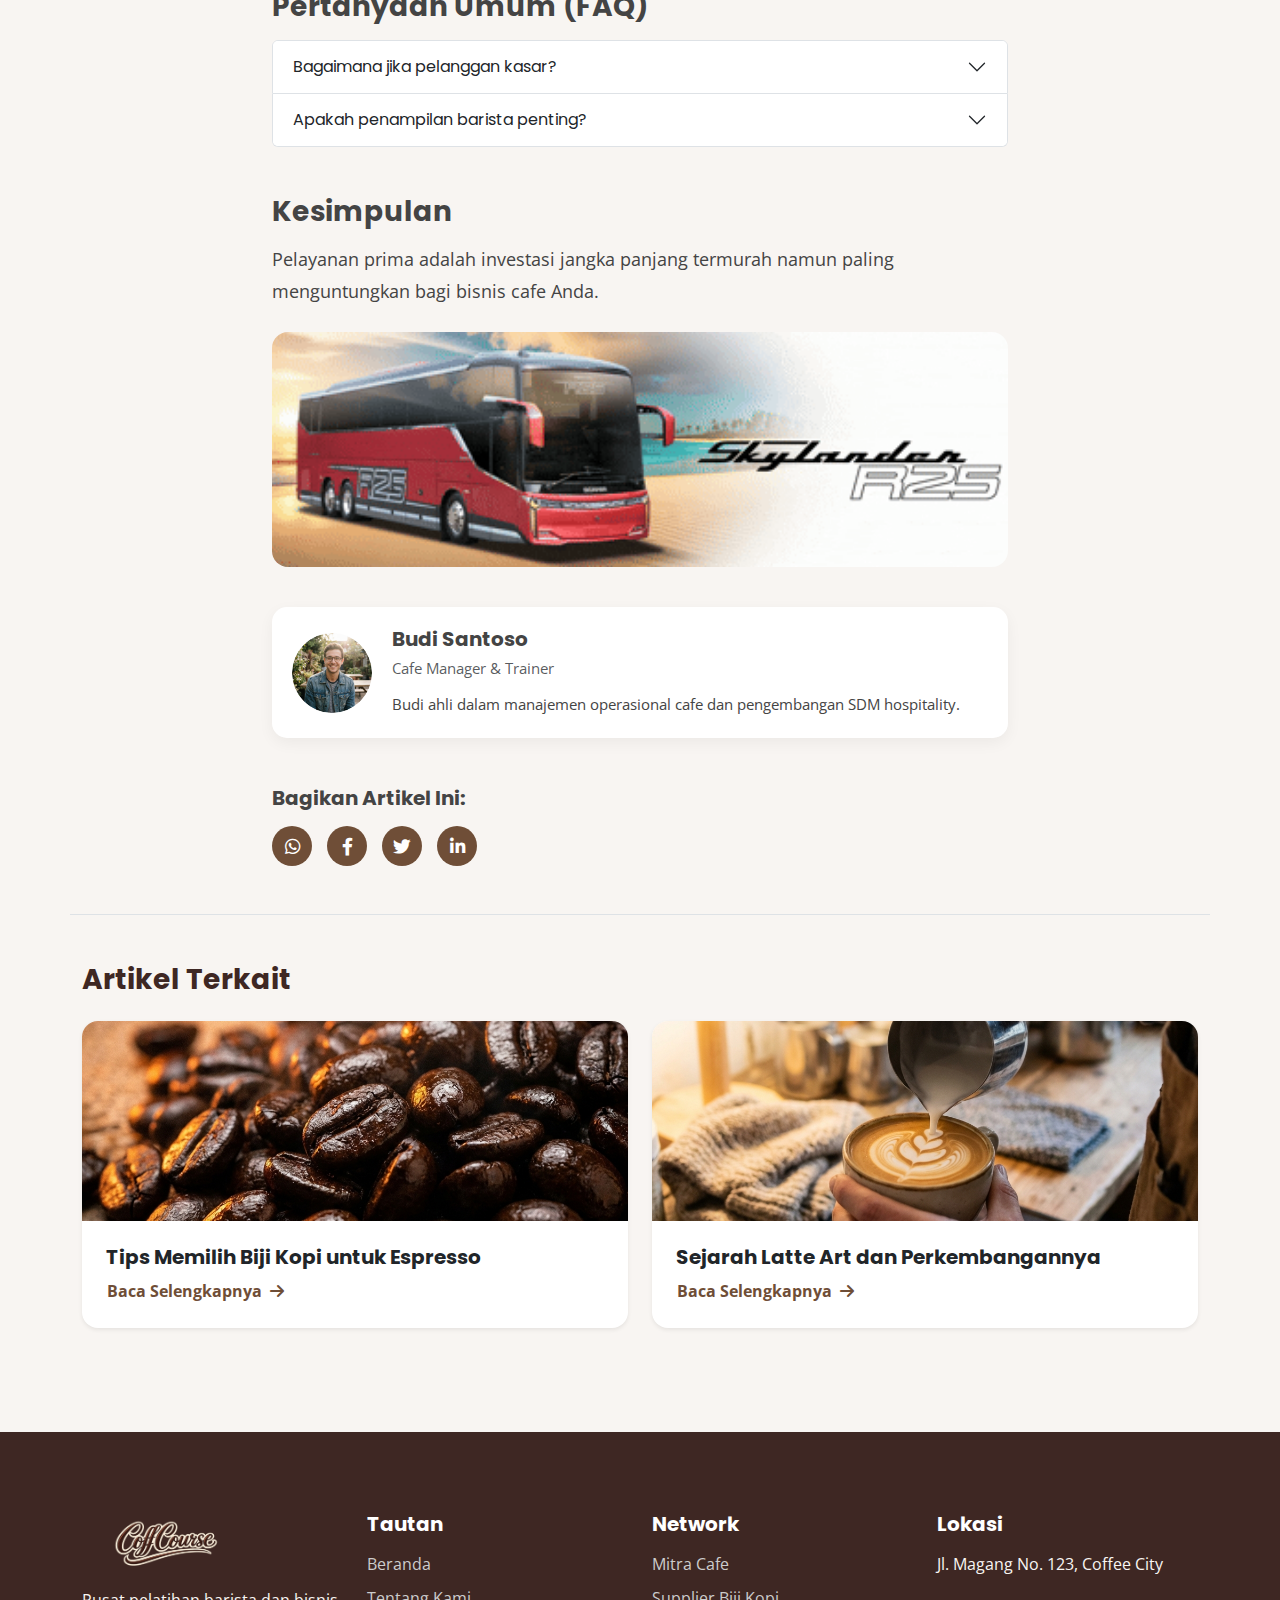
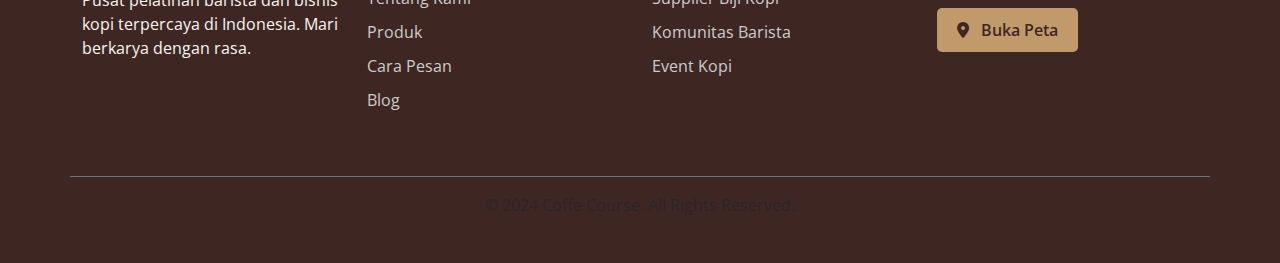
<file: pentingnya-pelayanan-dalam-bisnis-cafe.html>
<!DOCTYPE html>
<html lang="id">

<head>
    <meta charset="UTF-8">
    <meta name="viewport" content="width=device-width, initial-scale=1.0">
    <title>Pentingnya Pelayanan dalam Bisnis Cafe - Coffe Course</title>
    <!-- Bootstrap CSS -->
    <link href="https://cdn.jsdelivr.net/npm/bootstrap@5.3.0/dist/css/bootstrap.min.css" rel="stylesheet">
    <!-- Font Awesome -->
    <link rel="stylesheet" href="https://cdnjs.cloudflare.com/ajax/libs/font-awesome/6.0.0/css/all.min.css">
    <!-- Custom CSS -->
    <link rel="stylesheet" href="css/style.css">
    <style>
        .article-content {
            font-size: 1.1rem;
            line-height: 1.8;
            color: #444;
        }

        .toc-box {
            background: #f9f9f9;
            padding: 20px;
            border-radius: 10px;
            border-left: 5px solid var(--primary-color);
            margin-bottom: 30px;
        }

        .toc-header {
            cursor: pointer;
            display: flex;
            justify-content: space-between;
            align-items: center;
            font-weight: bold;
        }

        .toc-list {
            display: none;
            margin-top: 15px;
        }

        .article-img {
            width: 100%;
            border-radius: 15px;
            margin: 20px 0;
        }

        .img-caption {
            text-align: center;
            font-size: 0.9rem;
            color: #777;
            font-style: italic;
            margin-bottom: 20px;
        }

        .quote-box {
            font-size: 1.5rem;
            font-style: italic;
            color: var(--primary-color);
            border-left: 4px solid var(--accent-color);
            padding-left: 20px;
            margin: 30px 0;
        }

        .author-box {
            display: flex;
            align-items: center;
            background: #fff;
            padding: 20px;
            border-radius: 15px;
            box-shadow: 0 5px 15px rgba(0, 0, 0, 0.05);
            margin-top: 40px;
        }

        .author-img {
            width: 80px;
            height: 80px;
            border-radius: 50%;
            object-fit: cover;
            margin-right: 20px;
        }

        .social-share a {
            width: 40px;
            height: 40px;
            line-height: 40px;
            text-align: center;
            background: var(--primary-color);
            color: white;
            border-radius: 50%;
            display: inline-block;
            margin-right: 10px;
            transition: 0.3s;
        }

        .social-share a:hover {
            background: var(--accent-color);
            transform: translateY(-3px);
        }
    </style>
</head>

<body>

    <!-- Navbar -->
    <nav class="navbar navbar-expand-lg fixed-top"
        style="background-color: white; box-shadow: 0 2px 10px rgba(0,0,0,0.1);">
        <div class="container">
            <a class="navbar-brand" href="index.html">
                <img src="img/logo.png" alt="Coffe Course Logo" height="50">
            </a>
            <button class="navbar-toggler" type="button" data-bs-toggle="collapse" data-bs-target="#navbarNav">
                <span class="navbar-toggler-icon"></span>
            </button>
            <div class="collapse navbar-collapse" id="navbarNav">
                <ul class="navbar-nav mx-auto">
                    <li class="nav-item"><a class="nav-link" href="index.html">Beranda</a></li>
                    <li class="nav-item"><a class="nav-link" href="tentang-kami.html">Tentang Kami</a></li>
                    <li class="nav-item"><a class="nav-link" href="produk.html">Produk</a></li>
                    <li class="nav-item"><a class="nav-link" href="cara-pesan.html">Cara Pesan</a></li>
                    <li class="nav-item"><a class="nav-link active" href="blog.html">Blog</a></li>
                </ul>
                <a href="https://wa.me/62895639068080" target="_blank" class="btn btn-contact">Kontak</a>
            </div>
        </div>
    </nav>

    <div class="container" style="margin-top: 120px; margin-bottom: 80px;">
        <div class="row justify-content-center">
            <div class="col-lg-8">
                <!-- Header -->
                <h1 class="fw-bold mb-3">Pentingnya Pelayanan dalam Bisnis Cafe</h1>
                <p class="text-muted mb-4"><i class="far fa-calendar-alt me-2"></i> 15 Oktober 2024 &nbsp;|&nbsp; <i
                        class="far fa-user me-2"></i> Admin Coffe Course</p>

                <img src="img/art2.png" alt="Hospitality in Cafe" class="article-img shadow-sm">
                <p class="img-caption">Senyum hangat adalah aset terbesar barista.</p>

                <!-- TOC -->
                <div class="toc-box">
                    <div class="toc-header" onclick="toggleToc()">
                        Daftar Isi <i class="fas fa-chevron-down"></i>
                    </div>
                    <ul class="toc-list" id="tocList">
                        <li><a href="#first-impression">Kesan Pertama Menggoda</a></li>
                        <li><a href="#komunikasi">Komunikasi Efektif</a></li>
                        <li><a href="#handling-complaint">Menangani Keluhan</a></li>
                        <li><a href="#faq">FAQ</a></li>
                        <li><a href="#kesimpulan">Kesimpulan</a></li>
                    </ul>
                </div>

                <!-- Content -->
                <div class="article-content">
                    <p>Dalam bisnis kedai kopi, rasa kopi yang enak hanyalah separuh dari persamaan sukses. Separuh
                        lainnya adalah **Hospitality** atau pelayanan. Pelanggan mungkin bisa memaafkan kopi yang biasa
                        saja, tapi mereka tidak akan pernah memaafkan pelayanan yang buruk.</p>

                    <h3 id="first-impression" class="mt-5 mb-3">1. Kesan Pertama Menggoda</h3>
                    <p>Momen 3 detik pertama saat pelanggan masuk pintu sangat krusial. Sambutan hangat "Selamat Pagi!"
                        atau sekadar senyuman tulus bisa mengubah mood pelanggan dan membuat mereka merasa dihargai.</p>
                    <p>Cafe bukan sekadar tempat menjual kopi, tapi tempat menjual pengalaman dan kenyamanan.</p>

                    <div class="my-4 p-3 bg-light border-start border-4 border-primary rounded">
                        <span class="fw-bold">Baca Juga:</span> <a href="tips-memilih-biji-kopi-untuk-espresso.html"
                            class="text-decoration-none fw-bold text-primary">Tips Memilih Biji Kopi untuk Espresso</a>
                    </div>

                    <h3 id="komunikasi" class="mt-5 mb-3">2. Komunikasi Efektif</h3>
                    <p>Barista harus mampu menjelaskan menu dengan bahasa yang mudah dimengerti pelanggan awam. Hindari
                        penggunaan jargon teknis yang membingungkan kecuali pelanggan bertanya lebih dalam.</p>

                    <div class="quote-box">
                        "Orang akan lupa apa yang kamu katakan, tapi mereka tidak akan pernah lupa bagaimana kamu
                        membuat mereka merasa." - Maya Angelou
                    </div>

                    <img src="img/2art.png" alt="Training Pelayanan Cafe" class="article-img shadow-sm">
                    <p class="img-caption">Training rutin penting untuk menjaga standar pelayanan.</p>

                    <div class="my-4 p-3 bg-light border-start border-4 border-primary rounded">
                        <span class="fw-bold">Baca Juga:</span> <a href="sejarah-latte-art-dan-perkembangannya.html"
                            class="text-decoration-none fw-bold text-primary">Sejarah Latte Art dan Perkembangannya</a>
                    </div>

                    <h3 id="handling-complaint" class="mt-5 mb-3">3. Menangani Keluhan</h3>
                    <p>Keluhan adalah kesempatan untuk mengubah pelanggan kecewa menjadi pelanggan setia. Dengarkan
                        dengan empati, minta maaf dengan tulus, dan berikan solusi segera (seperti mengganti minuman).
                    </p>

                    <h3 id="faq" class="mt-5 mb-3">Pertanyaan Umum (FAQ)</h3>
                    <div class="accordion" id="faqArticle">
                        <div class="accordion-item">
                            <h2 class="accordion-header">
                                <button class="accordion-button collapsed" type="button" data-bs-toggle="collapse"
                                    data-bs-target="#q1">
                                    Bagaimana jika pelanggan kasar?
                                </button>
                            </h2>
                            <div id="q1" class="accordion-collapse collapse" data-bs-parent="#faqArticle">
                                <div class="accordion-body">
                                    Tetap tenang, jangan terpancing emosi, dan pertahankan profesionalisme. Jika situasi
                                    memburuk, panggil manajer.
                                </div>
                            </div>
                        </div>
                        <div class="accordion-item">
                            <h2 class="accordion-header">
                                <button class="accordion-button collapsed" type="button" data-bs-toggle="collapse"
                                    data-bs-target="#q2">
                                    Apakah penampilan barista penting?
                                </button>
                            </h2>
                            <div id="q2" class="accordion-collapse collapse" data-bs-parent="#faqArticle">
                                <div class="accordion-body">
                                    Sangat penting. Penampilan rapi dan bersih mencerminkan kebersihan produk yang
                                    disajikan.
                                </div>
                            </div>
                        </div>
                    </div>

                    <h3 id="kesimpulan" class="mt-5 mb-3">Kesimpulan</h3>
                    <p>Pelayanan prima adalah investasi jangka panjang termurah namun paling menguntungkan bagi bisnis
                        cafe Anda.</p>

                    <!-- GIF -->
                    <div class="mt-4">
                        <a href="https://wa.me/62895639068080" target="_blank">
                            <img src="img/bis.gif" alt="Coffe Course Animation" class="img-fluid w-100 rounded-4">
                        </a>
                    </div>

                    <!-- Author Profile -->
                    <div class="author-box">
                        <img src="img/avatar2.png" alt="Author" class="author-img">
                        <div>
                            <h5 class="fw-bold mb-1">Budi Santoso</h5>
                            <small class="text-muted d-block mb-2">Cafe Manager & Trainer</small>
                            <p class="mb-0 small">Budi ahli dalam manajemen operasional cafe dan pengembangan SDM
                                hospitality.</p>
                        </div>
                    </div>

                    <!-- Social Share -->
                    <div class="mt-5">
                        <h5 class="fw-bold mb-3">Bagikan Artikel Ini:</h5>
                        <div class="social-share">
                            <a href="#" onclick="shareTo('wa')"><i class="fab fa-whatsapp"></i></a>
                            <a href="#" onclick="shareTo('fb')"><i class="fab fa-facebook-f"></i></a>
                            <a href="#" onclick="shareTo('tw')"><i class="fab fa-twitter"></i></a>
                            <a href="#" onclick="shareTo('li')"><i class="fab fa-linkedin-in"></i></a>
                        </div>
                    </div>
                </div>
            </div>
        </div>

        <!-- Related Articles -->
        <div class="row mt-5 pt-5 border-top">
            <h3 class="fw-bold mb-4">Artikel Terkait</h3>
            <div class="col-md-6 mb-4">
                <div class="card h-100 border-0 shadow-sm rounded-4 overflow-hidden">
                    <img src="img/art1.png" class="card-img-top" alt="Biji Kopi"
                        style="height: 200px; object-fit: cover;">
                    <div class="card-body p-4">
                        <h5 class="card-title fw-bold">Tips Memilih Biji Kopi untuk Espresso</h5>
                        <a href="tips-memilih-biji-kopi-untuk-espresso.html"
                            class="btn btn-link text-primary p-0 text-decoration-none fw-bold">Baca Selengkapnya <i
                                class="fas fa-arrow-right ms-1"></i></a>
                    </div>
                </div>
            </div>
            <div class="col-md-6 mb-4">
                <div class="card h-100 border-0 shadow-sm rounded-4 overflow-hidden">
                    <img src="img/art3.png" class="card-img-top" alt="Latte Art"
                        style="height: 200px; object-fit: cover;">
                    <div class="card-body p-4">
                        <h5 class="card-title fw-bold">Sejarah Latte Art dan Perkembangannya</h5>
                        <a href="sejarah-latte-art-dan-perkembangannya.html"
                            class="btn btn-link text-primary p-0 text-decoration-none fw-bold">Baca Selengkapnya <i
                                class="fas fa-arrow-right ms-1"></i></a>
                    </div>
                </div>
            </div>
        </div>
    </div>

    <!-- Footer -->
    <footer>
        <div class="container">
            <div class="row">
                <div class="col-lg-3 col-md-6 mb-4">
                    <div class="footer-brand">
                        <a href="index.html">
                            <img src="img/logo.png" alt="Coffe Course Logo" class="mb-3" height="60">
                        </a>
                        <p>Pusat pelatihan barista dan bisnis kopi terpercaya di Indonesia. Mari berkarya dengan rasa.
                        </p>
                    </div>
                </div>
                <div class="col-lg-3 col-md-6 mb-4">
                    <h5 class="text-white mb-3">Tautan</h5>
                    <div class="footer-links">
                        <ul>
                            <li><a href="index.html">Beranda</a></li>
                            <li><a href="tentang-kami.html">Tentang Kami</a></li>
                            <li><a href="produk.html">Produk</a></li>
                            <li><a href="cara-pesan.html">Cara Pesan</a></li>
                            <li><a href="blog.html">Blog</a></li>
                        </ul>
                    </div>
                </div>
                <div class="col-lg-3 col-md-6 mb-4">
                    <h5 class="text-white mb-3">Network</h5>
                    <div class="footer-links">
                        <ul>
                            <li><a href="#">Mitra Cafe</a></li>
                            <li><a href="#">Supplier Biji Kopi</a></li>
                            <li><a href="#">Komunitas Barista</a></li>
                            <li><a href="#">Event Kopi</a></li>
                        </ul>
                    </div>
                </div>
                <div class="col-lg-3 col-md-6 mb-4">
                    <h5 class="text-white mb-3">Lokasi</h5>
                    <p>Jl. Magang No. 123, Coffee City</p>
                    <a href="https://maps.google.com" target="_blank" class="btn-map">
                        <i class="fas fa-map-marker-alt me-2"></i> Buka Peta
                    </a>
                </div>
            </div>
            <div class="row mt-4 pt-3 border-top border-secondary">
                <div class="col-12 text-center text-muted">
                    <p>&copy; 2024 Coffe Course. All Rights Reserved.</p>
                </div>
            </div>
        </div>
    </footer>

    <!-- Floating Buttons -->
    <a href="https://wa.me/62895639068080" class="floating-wa" target="_blank">
        <i class="fab fa-whatsapp"></i>
    </a>
    <div class="scroll-top" onclick="window.scrollTo({top: 0, behavior: 'smooth'});">
        <i class="fas fa-arrow-up"></i>
    </div>

    <!-- Scripts -->
    <script src="https://cdn.jsdelivr.net/npm/bootstrap@5.3.0/dist/js/bootstrap.bundle.min.js"></script>
    <script>
        function toggleToc() {
            var tocList = document.getElementById('tocList');
            if (tocList.style.display === "none" || tocList.style.display === "") {
                tocList.style.display = "block";
            } else {
                tocList.style.display = "none";
            }
        }

        // Social Share Logic
        function shareTo(platform) {
            const url = encodeURIComponent(window.location.href);
            const text = encodeURIComponent(document.title);
            let shareUrl = '';

            if (platform === 'wa') shareUrl = `https://wa.me/?text=${text}%20${url}`;
            if (platform === 'fb') shareUrl = `https://www.facebook.com/sharer/sharer.php?u=${url}`;
            if (platform === 'tw') shareUrl = `https://twitter.com/intent/tweet?url=${url}&text=${text}`;
            if (platform === 'li') shareUrl = `https://www.linkedin.com/sharing/share-offsite/?url=${url}`;

            window.open(shareUrl, '_blank');
        }

        // Scroll Top Logic
        window.addEventListener('scroll', function () {
            var scrollBtn = document.querySelector('.scroll-top');
            var nav = document.querySelector('.navbar');

            if (window.scrollY > 300) {
                scrollBtn.classList.add('active');
            } else {
                scrollBtn.classList.remove('active');
            }

            if (window.scrollY > 50) {
                nav.classList.add('scrolled');
            } else {
                nav.classList.remove('scrolled');
            }
        });
    </script>
</body>

</html>
</file>
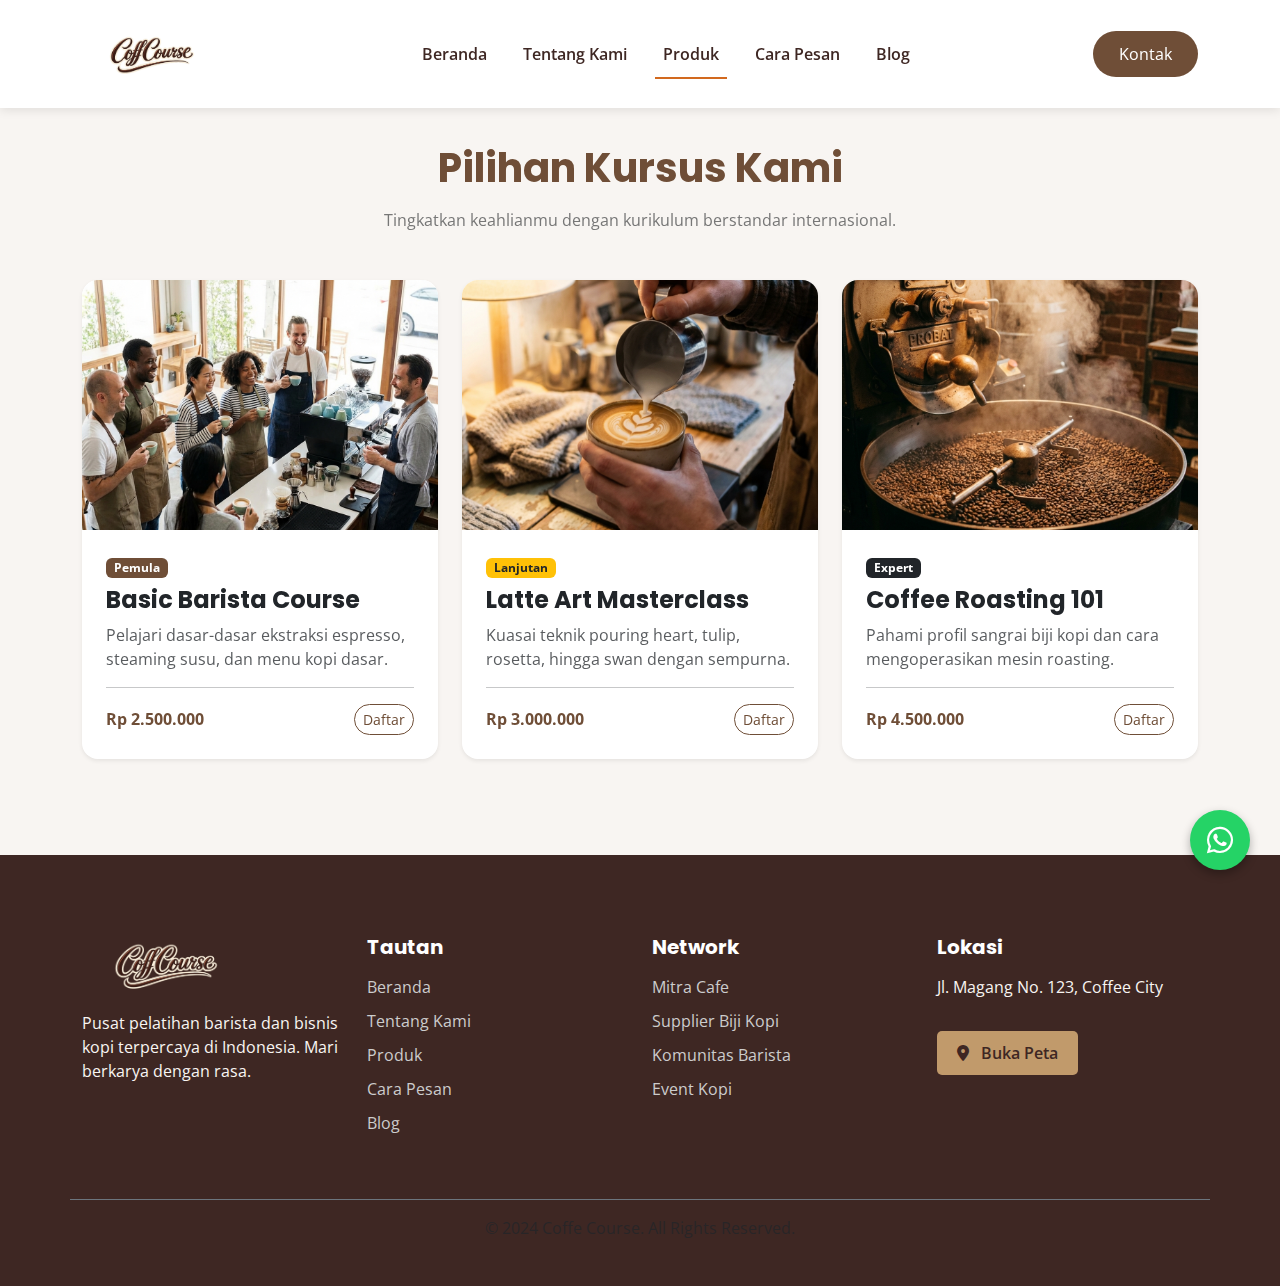
<file: produk.html>
<!DOCTYPE html>
<html lang="id">

<head>
    <meta charset="UTF-8">
    <meta name="viewport" content="width=device-width, initial-scale=1.0">
    <title>Produk Kursus - Coffe Course</title>
    <!-- Bootstrap CSS -->
    <link href="https://cdn.jsdelivr.net/npm/bootstrap@5.3.0/dist/css/bootstrap.min.css" rel="stylesheet">
    <!-- Font Awesome -->
    <link rel="stylesheet" href="https://cdnjs.cloudflare.com/ajax/libs/font-awesome/6.0.0/css/all.min.css">
    <!-- Custom CSS -->
    <link rel="stylesheet" href="css/style.css">
    <!-- AOS Animation -->
    <link href="https://unpkg.com/aos@2.3.1/dist/aos.css" rel="stylesheet">
</head>

<body>

    <!-- Navbar -->
    <nav class="navbar navbar-expand-lg fixed-top"
        style="background-color: white; box-shadow: 0 2px 10px rgba(0,0,0,0.1);">
        <div class="container">
            <a class="navbar-brand" href="index.html">
                <img src="img/logo.png" alt="Coffe Course Logo" height="50">
            </a>
            <button class="navbar-toggler" type="button" data-bs-toggle="collapse" data-bs-target="#navbarNav">
                <span class="navbar-toggler-icon"></span>
            </button>
            <div class="collapse navbar-collapse" id="navbarNav">
                <ul class="navbar-nav mx-auto">
                    <li class="nav-item"><a class="nav-link" href="index.html">Beranda</a></li>
                    <li class="nav-item"><a class="nav-link" href="tentang-kami.html">Tentang Kami</a></li>
                    <li class="nav-item"><a class="nav-link active" href="produk.html">Produk</a></li>
                    <li class="nav-item"><a class="nav-link" href="cara-pesan.html">Cara Pesan</a></li>
                    <li class="nav-item"><a class="nav-link" href="blog.html">Blog</a></li>
                </ul>
                <a href="https://wa.me/62895639068080" target="_blank" class="btn btn-contact">Kontak</a>
            </div>
        </div>
    </nav>

    <!-- Content -->
    <section class="py-5 mt-5">
        <div class="container py-5">
            <div class="section-title text-center mb-5" data-aos="fade-up">
                <h2>Pilihan Kursus Kami</h2>
                <p>Tingkatkan keahlianmu dengan kurikulum berstandar internasional.</p>
            </div>

            <div class="row g-4">
                <!-- Course 1 -->
                <div class="col-lg-4 col-md-6" data-aos="fade-up" data-aos-delay="100">
                    <div class="card h-100 border-0 shadow-sm rounded-4 overflow-hidden hover-card">
                        <img src="img/course3.png" class="card-img-top" alt="Basic Barista"
                            style="height: 250px; object-fit: cover;">
                        <div class="card-body p-4">
                            <span class="badge bg-primary mb-2">Pemula</span>
                            <h4 class="card-title fw-bold text-dark">Basic Barista Course</h4>
                            <p class="card-text text-muted">Pelajari dasar-dasar ekstraksi espresso, steaming susu, dan
                                menu kopi dasar.</p>
                            <hr>
                            <div class="d-flex justify-content-between align-items-center">
                                <span class="fw-bold text-primary">Rp 2.500.000</span>
                                <a href="https://wa.me/62895639068080?text=Halo%20saya%20tertarik%20Basic%20Barista%20Course"
                                    class="btn btn-outline-primary rounded-pill btn-sm">Daftar</a>
                            </div>
                        </div>
                    </div>
                </div>

                <!-- Course 2 -->
                <div class="col-lg-4 col-md-6" data-aos="fade-up" data-aos-delay="200">
                    <div class="card h-100 border-0 shadow-sm rounded-4 overflow-hidden hover-card">
                        <img src="img/course1.png" class="card-img-top" alt="Latte Art"
                            style="height: 250px; object-fit: cover;">
                        <div class="card-body p-4">
                            <span class="badge bg-warning text-dark mb-2">Lanjutan</span>
                            <h4 class="card-title fw-bold text-dark">Latte Art Masterclass</h4>
                            <p class="card-text text-muted">Kuasai teknik pouring heart, tulip, rosetta, hingga swan
                                dengan sempurna.</p>
                            <hr>
                            <div class="d-flex justify-content-between align-items-center">
                                <span class="fw-bold text-primary">Rp 3.000.000</span>
                                <a href="https://wa.me/62895639068080?text=Halo%20saya%20tertarik%20Latte%20Art%20Masterclass"
                                    class="btn btn-outline-primary rounded-pill btn-sm">Daftar</a>
                            </div>
                        </div>
                    </div>
                </div>

                <!-- Course 3 -->
                <div class="col-lg-4 col-md-6" data-aos="fade-up" data-aos-delay="300">
                    <div class="card h-100 border-0 shadow-sm rounded-4 overflow-hidden hover-card">
                        <img src="img/course2.png" class="card-img-top" alt="Coffee Roasting"
                            style="height: 250px; object-fit: cover;">
                        <div class="card-body p-4">
                            <span class="badge bg-dark mb-2">Expert</span>
                            <h4 class="card-title fw-bold text-dark">Coffee Roasting 101</h4>
                            <p class="card-text text-muted">Pahami profil sangrai biji kopi dan cara mengoperasikan
                                mesin roasting.</p>
                            <hr>
                            <div class="d-flex justify-content-between align-items-center">
                                <span class="fw-bold text-primary">Rp 4.500.000</span>
                                <a href="https://wa.me/62895639068080?text=Halo%20saya%20tertarik%20Coffee%20Roasting%20101"
                                    class="btn btn-outline-primary rounded-pill btn-sm">Daftar</a>
                            </div>
                        </div>
                    </div>
                </div>
            </div>
        </div>
    </section>

    <!-- Footer -->
    <footer>
        <div class="container">
            <div class="row">
                <div class="col-lg-3 col-md-6 mb-4">
                    <div class="footer-brand">
                        <a href="index.html">
                            <img src="img/logo.png" alt="Coffe Course Logo" class="mb-3" height="60">
                        </a>
                        <p>Pusat pelatihan barista dan bisnis kopi terpercaya di Indonesia. Mari berkarya dengan rasa.
                        </p>
                    </div>
                </div>
                <div class="col-lg-3 col-md-6 mb-4">
                    <h5 class="text-white mb-3">Tautan</h5>
                    <div class="footer-links">
                        <ul>
                            <li><a href="index.html">Beranda</a></li>
                            <li><a href="tentang-kami.html">Tentang Kami</a></li>
                            <li><a href="produk.html">Produk</a></li>
                            <li><a href="cara-pesan.html">Cara Pesan</a></li>
                            <li><a href="blog.html">Blog</a></li>
                        </ul>
                    </div>
                </div>
                <div class="col-lg-3 col-md-6 mb-4">
                    <h5 class="text-white mb-3">Network</h5>
                    <div class="footer-links">
                        <ul>
                            <li><a href="#">Mitra Cafe</a></li>
                            <li><a href="#">Supplier Biji Kopi</a></li>
                            <li><a href="#">Komunitas Barista</a></li>
                            <li><a href="#">Event Kopi</a></li>
                        </ul>
                    </div>
                </div>
                <div class="col-lg-3 col-md-6 mb-4">
                    <h5 class="text-white mb-3">Lokasi</h5>
                    <p>Jl. Magang No. 123, Coffee City</p>
                    <a href="https://maps.google.com" target="_blank" class="btn-map">
                        <i class="fas fa-map-marker-alt me-2"></i> Buka Peta
                    </a>
                </div>
            </div>
            <div class="row mt-4 pt-3 border-top border-secondary">
                <div class="col-12 text-center text-muted">
                    <p>&copy; 2024 Coffe Course. All Rights Reserved.</p>
                </div>
            </div>
        </div>
    </footer>

    <!-- Floating Buttons -->
    <a href="https://wa.me/62895639068080" class="floating-wa" target="_blank">
        <i class="fab fa-whatsapp"></i>
    </a>
    <div class="scroll-top" onclick="window.scrollTo({top: 0, behavior: 'smooth'});">
        <i class="fas fa-arrow-up"></i>
    </div>

    <!-- Scripts -->
    <script src="https://cdn.jsdelivr.net/npm/bootstrap@5.3.0/dist/js/bootstrap.bundle.min.js"></script>
    <script src="https://unpkg.com/aos@2.3.1/dist/aos.js"></script>
    <script>
        AOS.init({ duration: 1000 });
        // Scroll Top Logic
        window.addEventListener('scroll', function () {
            var scrollBtn = document.querySelector('.scroll-top');
            if (window.scrollY > 300) {
                scrollBtn.classList.add('active');
            } else {
                scrollBtn.classList.remove('active');
            }
        });
    </script>
</body>

</html>
</file>
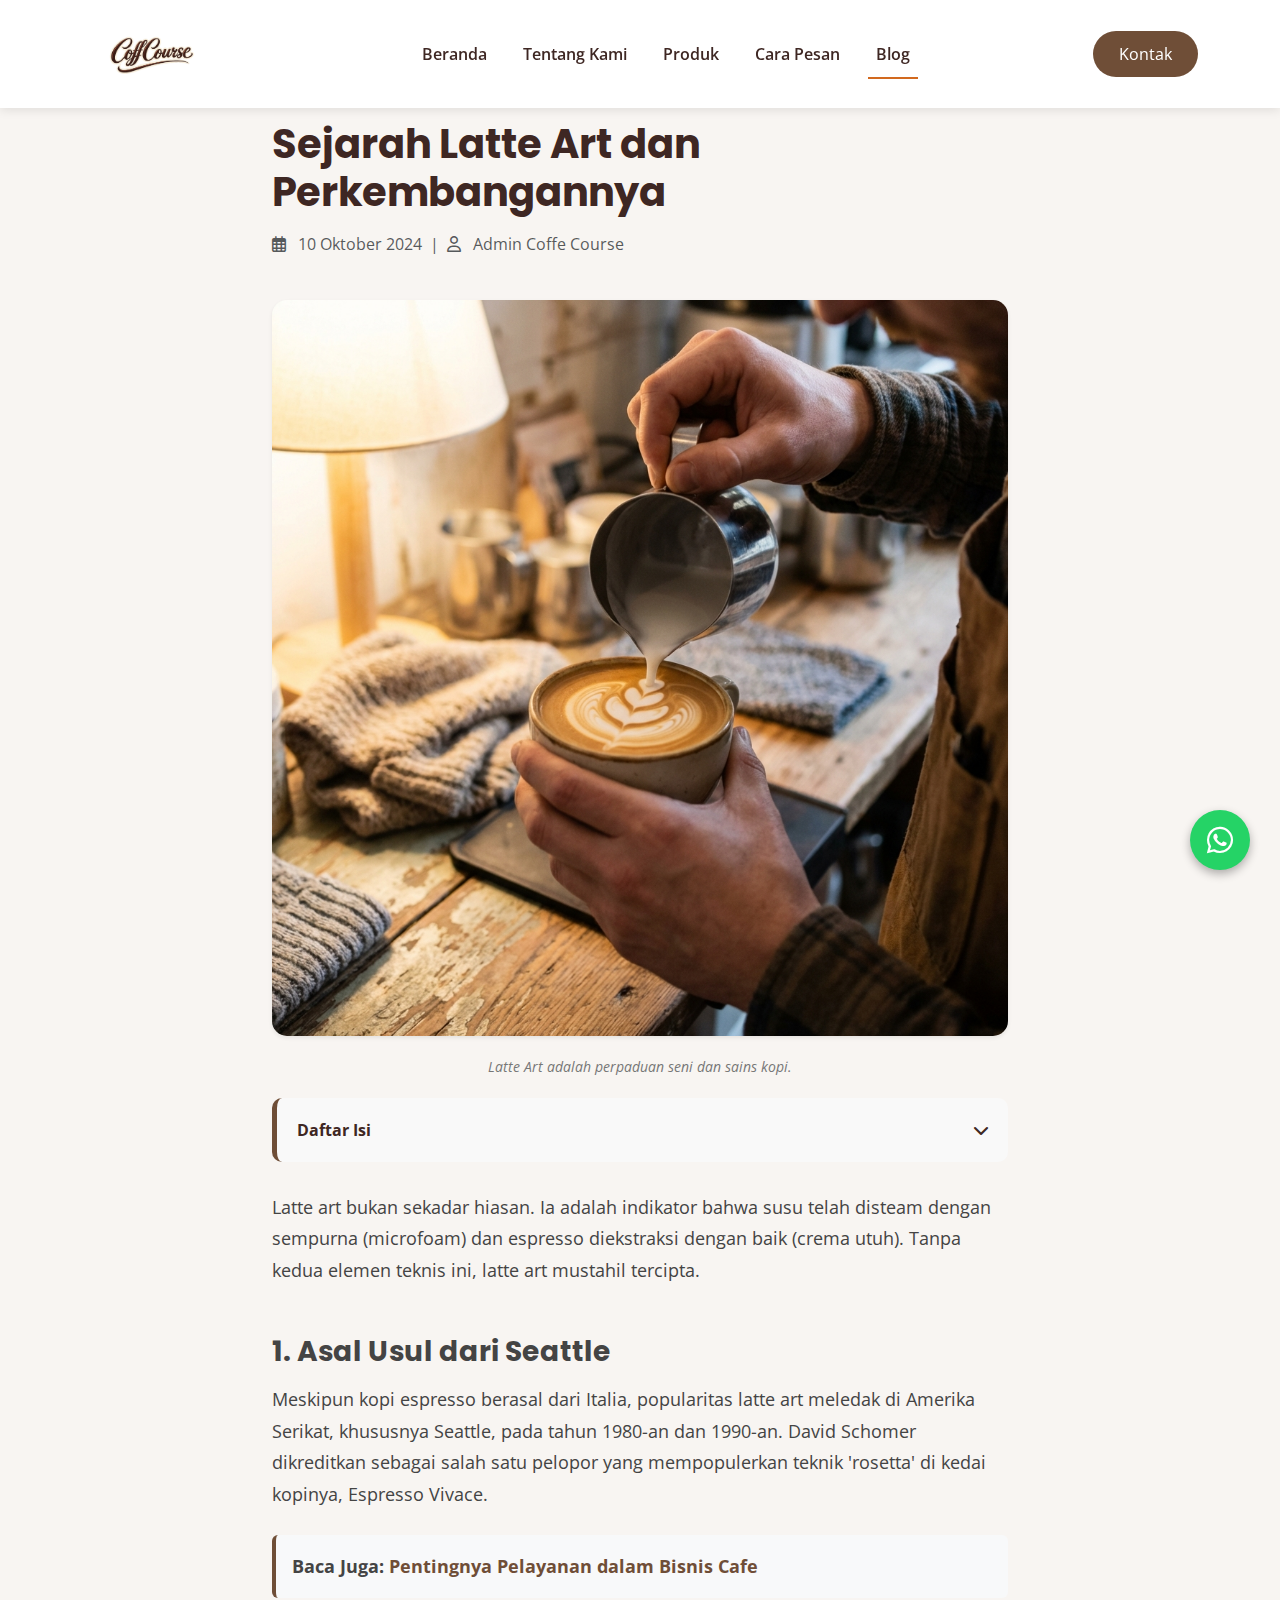
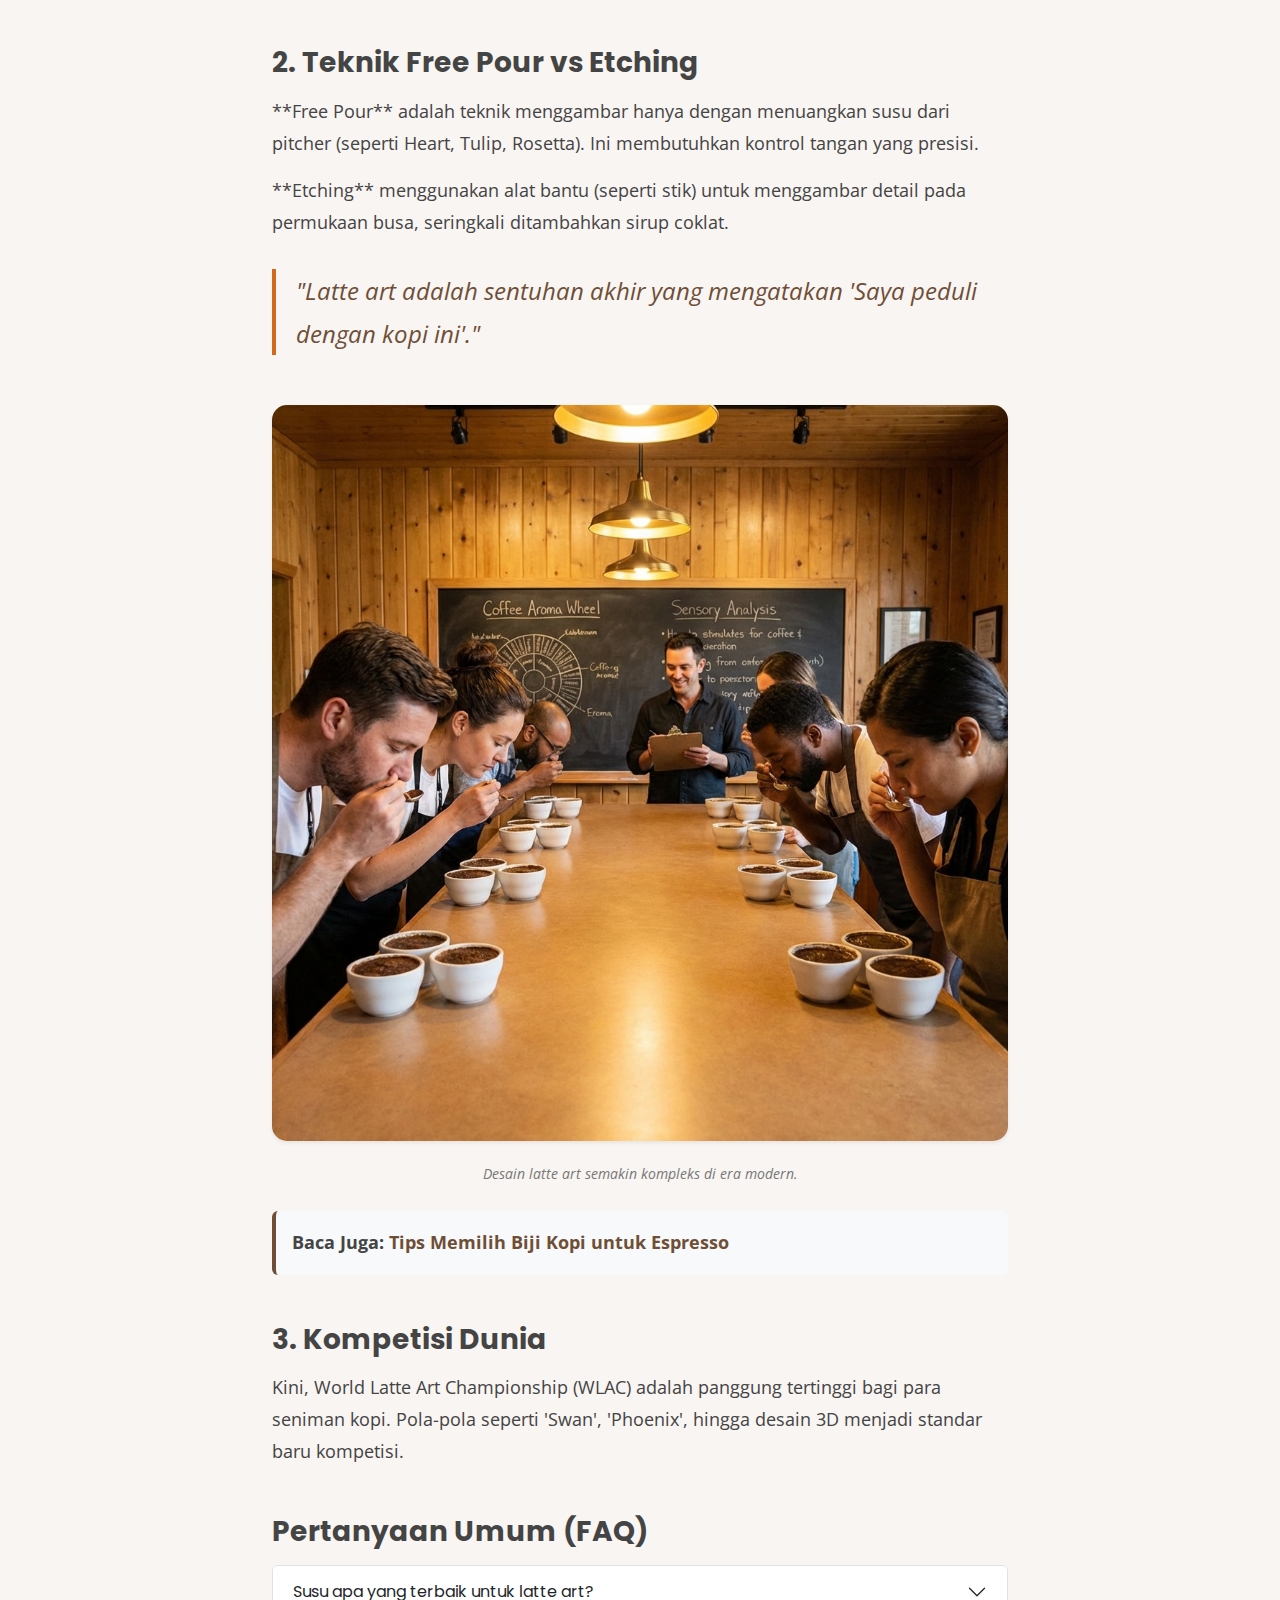
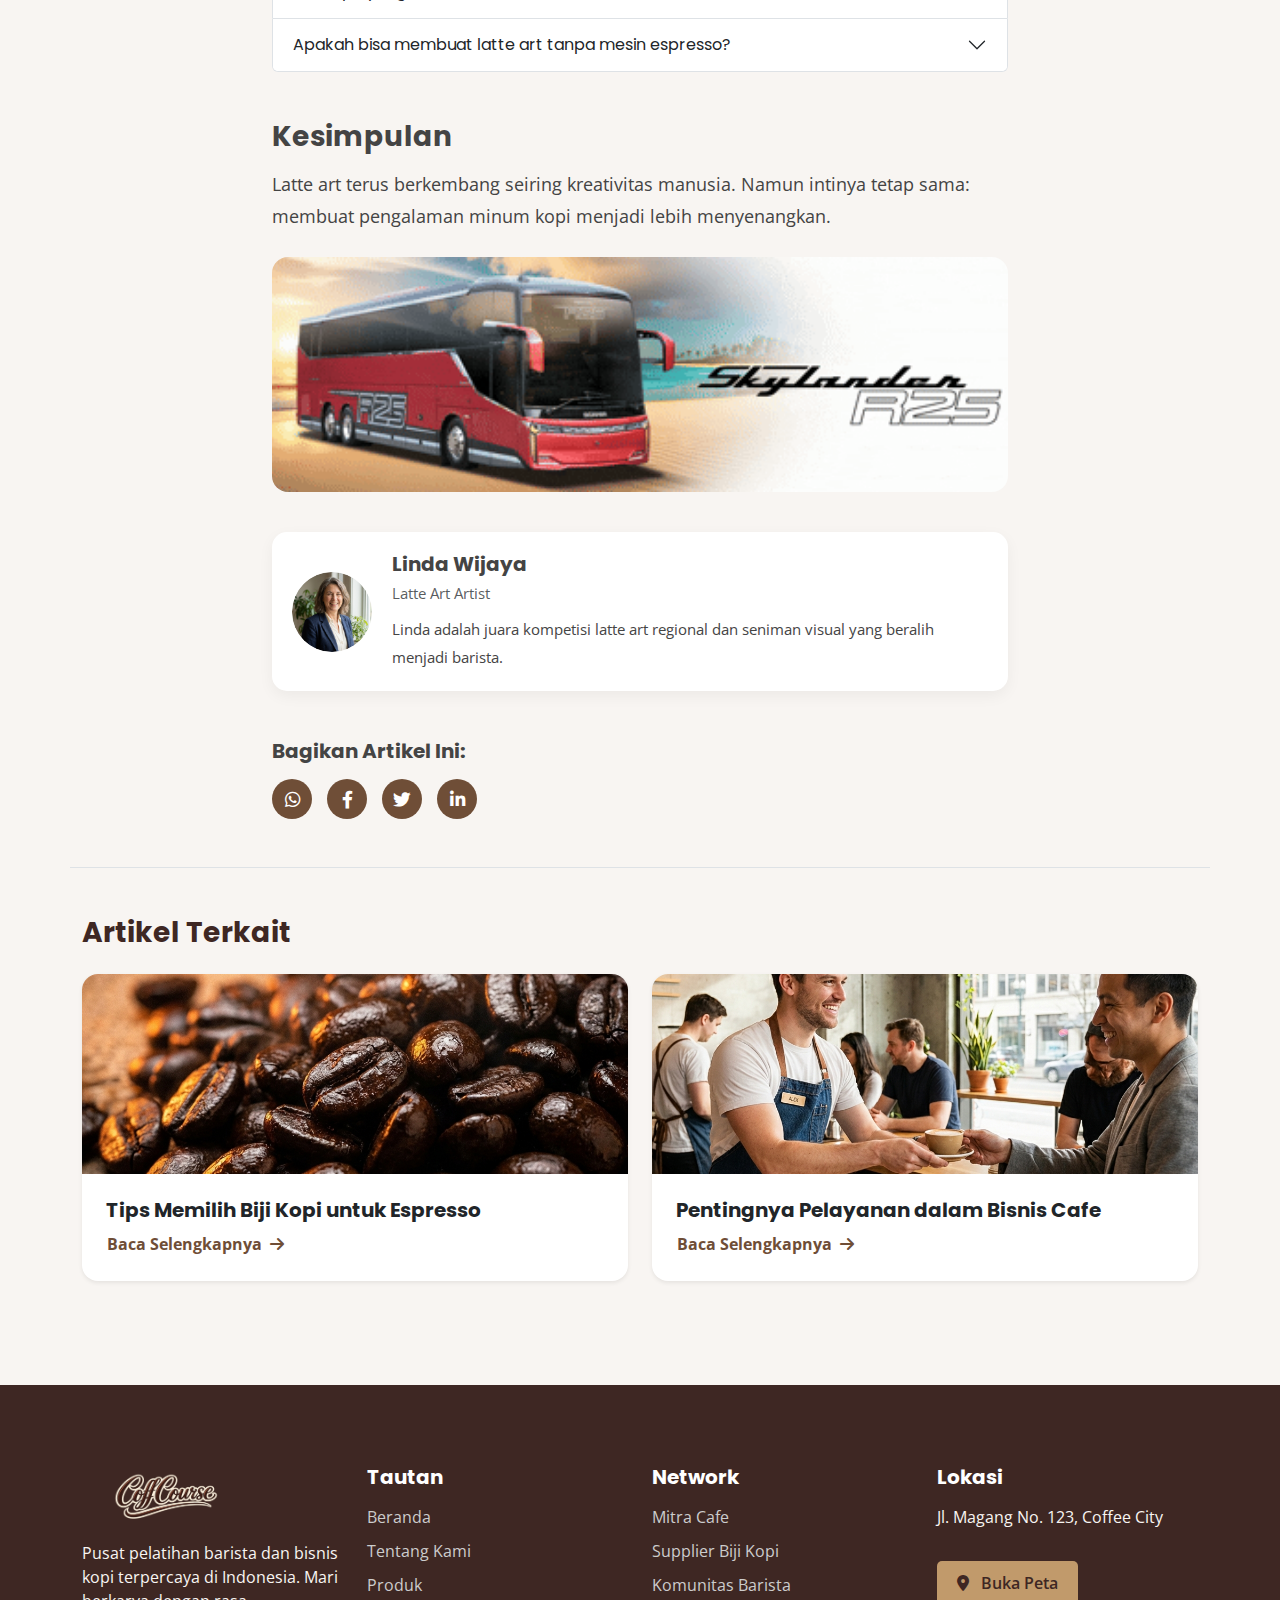
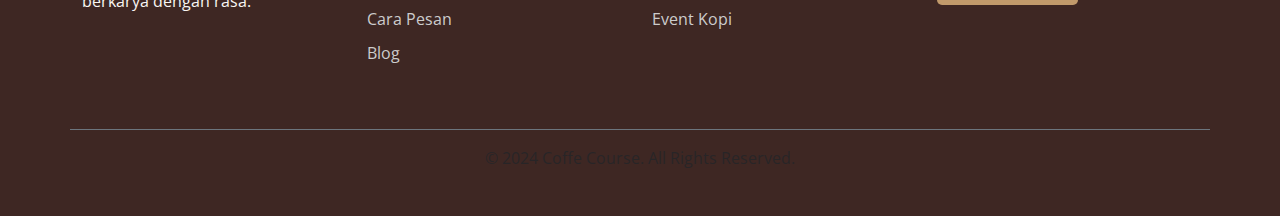
<file: sejarah-latte-art-dan-perkembangannya.html>
<!DOCTYPE html>
<html lang="id">

<head>
    <meta charset="UTF-8">
    <meta name="viewport" content="width=device-width, initial-scale=1.0">
    <title>Sejarah Latte Art dan Perkembangannya - Coffe Course</title>
    <!-- Bootstrap CSS -->
    <link href="https://cdn.jsdelivr.net/npm/bootstrap@5.3.0/dist/css/bootstrap.min.css" rel="stylesheet">
    <!-- Font Awesome -->
    <link rel="stylesheet" href="https://cdnjs.cloudflare.com/ajax/libs/font-awesome/6.0.0/css/all.min.css">
    <!-- Custom CSS -->
    <link rel="stylesheet" href="css/style.css">
    <style>
        .article-content {
            font-size: 1.1rem;
            line-height: 1.8;
            color: #444;
        }

        .toc-box {
            background: #f9f9f9;
            padding: 20px;
            border-radius: 10px;
            border-left: 5px solid var(--primary-color);
            margin-bottom: 30px;
        }

        .toc-header {
            cursor: pointer;
            display: flex;
            justify-content: space-between;
            align-items: center;
            font-weight: bold;
        }

        .toc-list {
            display: none;
            margin-top: 15px;
        }

        .article-img {
            width: 100%;
            border-radius: 15px;
            margin: 20px 0;
        }

        .img-caption {
            text-align: center;
            font-size: 0.9rem;
            color: #777;
            font-style: italic;
            margin-bottom: 20px;
        }

        .quote-box {
            font-size: 1.5rem;
            font-style: italic;
            color: var(--primary-color);
            border-left: 4px solid var(--accent-color);
            padding-left: 20px;
            margin: 30px 0;
        }

        .author-box {
            display: flex;
            align-items: center;
            background: #fff;
            padding: 20px;
            border-radius: 15px;
            box-shadow: 0 5px 15px rgba(0, 0, 0, 0.05);
            margin-top: 40px;
        }

        .author-img {
            width: 80px;
            height: 80px;
            border-radius: 50%;
            object-fit: cover;
            margin-right: 20px;
        }

        .social-share a {
            width: 40px;
            height: 40px;
            line-height: 40px;
            text-align: center;
            background: var(--primary-color);
            color: white;
            border-radius: 50%;
            display: inline-block;
            margin-right: 10px;
            transition: 0.3s;
        }

        .social-share a:hover {
            background: var(--accent-color);
            transform: translateY(-3px);
        }
    </style>
</head>

<body>

    <!-- Navbar -->
    <nav class="navbar navbar-expand-lg fixed-top"
        style="background-color: white; box-shadow: 0 2px 10px rgba(0,0,0,0.1);">
        <div class="container">
            <a class="navbar-brand" href="index.html">
                <img src="img/logo.png" alt="Coffe Course Logo" height="50">
            </a>
            <button class="navbar-toggler" type="button" data-bs-toggle="collapse" data-bs-target="#navbarNav">
                <span class="navbar-toggler-icon"></span>
            </button>
            <div class="collapse navbar-collapse" id="navbarNav">
                <ul class="navbar-nav mx-auto">
                    <li class="nav-item"><a class="nav-link" href="index.html">Beranda</a></li>
                    <li class="nav-item"><a class="nav-link" href="tentang-kami.html">Tentang Kami</a></li>
                    <li class="nav-item"><a class="nav-link" href="produk.html">Produk</a></li>
                    <li class="nav-item"><a class="nav-link" href="cara-pesan.html">Cara Pesan</a></li>
                    <li class="nav-item"><a class="nav-link active" href="blog.html">Blog</a></li>
                </ul>
                <a href="https://wa.me/62895639068080" target="_blank" class="btn btn-contact">Kontak</a>
            </div>
        </div>
    </nav>

    <div class="container" style="margin-top: 120px; margin-bottom: 80px;">
        <div class="row justify-content-center">
            <div class="col-lg-8">
                <!-- Header -->
                <h1 class="fw-bold mb-3">Sejarah Latte Art dan Perkembangannya</h1>
                <p class="text-muted mb-4"><i class="far fa-calendar-alt me-2"></i> 10 Oktober 2024 &nbsp;|&nbsp; <i
                        class="far fa-user me-2"></i> Admin Coffe Course</p>

                <img src="img/art3.png" alt="Sejarah Latte Art" class="article-img shadow-sm">
                <p class="img-caption">Latte Art adalah perpaduan seni dan sains kopi.</p>

                <!-- TOC -->
                <div class="toc-box">
                    <div class="toc-header" onclick="toggleToc()">
                        Daftar Isi <i class="fas fa-chevron-down"></i>
                    </div>
                    <ul class="toc-list" id="tocList">
                        <li><a href="#asal-usul">Asal Usul dari Seattle</a></li>
                        <li><a href="#teknik">Teknik Free Pour vs Etching</a></li>
                        <li><a href="#kompetisi">Kompetisi Dunia</a></li>
                        <li><a href="#faq">FAQ</a></li>
                        <li><a href="#kesimpulan">Kesimpulan</a></li>
                    </ul>
                </div>

                <!-- Content -->
                <div class="article-content">
                    <p>Latte art bukan sekadar hiasan. Ia adalah indikator bahwa susu telah disteam dengan sempurna
                        (microfoam) dan espresso diekstraksi dengan baik (crema utuh). Tanpa kedua elemen teknis ini,
                        latte art mustahil tercipta.</p>

                    <h3 id="asal-usul" class="mt-5 mb-3">1. Asal Usul dari Seattle</h3>
                    <p>Meskipun kopi espresso berasal dari Italia, popularitas latte art meledak di Amerika Serikat,
                        khususnya Seattle, pada tahun 1980-an dan 1990-an. David Schomer dikreditkan sebagai salah satu
                        pelopor yang mempopulerkan teknik 'rosetta' di kedai kopinya, Espresso Vivace.</p>

                    <div class="my-4 p-3 bg-light border-start border-4 border-primary rounded">
                        <span class="fw-bold">Baca Juga:</span> <a href="pentingnya-pelayanan-dalam-bisnis-cafe.html"
                            class="text-decoration-none fw-bold text-primary">Pentingnya Pelayanan dalam Bisnis Cafe</a>
                    </div>

                    <h3 id="teknik" class="mt-5 mb-3">2. Teknik Free Pour vs Etching</h3>
                    <p>**Free Pour** adalah teknik menggambar hanya dengan menuangkan susu dari pitcher (seperti Heart,
                        Tulip, Rosetta). Ini membutuhkan kontrol tangan yang presisi.</p>
                    <p>**Etching** menggunakan alat bantu (seperti stik) untuk menggambar detail pada permukaan busa,
                        seringkali ditambahkan sirup coklat.</p>

                    <div class="quote-box">
                        "Latte art adalah sentuhan akhir yang mengatakan 'Saya peduli dengan kopi ini'."
                    </div>

                    <img src="img/3art.png" alt="Kompetisi Latte Art" class="article-img shadow-sm">
                    <p class="img-caption">Desain latte art semakin kompleks di era modern.</p>

                    <div class="my-4 p-3 bg-light border-start border-4 border-primary rounded">
                        <span class="fw-bold">Baca Juga:</span> <a href="tips-memilih-biji-kopi-untuk-espresso.html"
                            class="text-decoration-none fw-bold text-primary">Tips Memilih Biji Kopi untuk Espresso</a>
                    </div>

                    <h3 id="kompetisi" class="mt-5 mb-3">3. Kompetisi Dunia</h3>
                    <p>Kini, World Latte Art Championship (WLAC) adalah panggung tertinggi bagi para seniman kopi.
                        Pola-pola seperti 'Swan', 'Phoenix', hingga desain 3D menjadi standar baru kompetisi.</p>

                    <h3 id="faq" class="mt-5 mb-3">Pertanyaan Umum (FAQ)</h3>
                    <div class="accordion" id="faqArticle">
                        <div class="accordion-item">
                            <h2 class="accordion-header">
                                <button class="accordion-button collapsed" type="button" data-bs-toggle="collapse"
                                    data-bs-target="#q1">
                                    Susu apa yang terbaik untuk latte art?
                                </button>
                            </h2>
                            <div id="q1" class="accordion-collapse collapse" data-bs-parent="#faqArticle">
                                <div class="accordion-body">
                                    Susu sapi segar (fresh milk/pasteurized) dengan kandungan lemak (fat) sekitar 3-4%
                                    paling mudah menghasilkan microfoam yang stabil.
                                </div>
                            </div>
                        </div>
                        <div class="accordion-item">
                            <h2 class="accordion-header">
                                <button class="accordion-button collapsed" type="button" data-bs-toggle="collapse"
                                    data-bs-target="#q2">
                                    Apakah bisa membuat latte art tanpa mesin espresso?
                                </button>
                            </h2>
                            <div id="q2" class="accordion-collapse collapse" data-bs-parent="#faqArticle">
                                <div class="accordion-body">
                                    Bisa, menggunakan alat seperti French Press untuk membuihkan susu (frothing), meski
                                    hasilnya mungkin tidak sehalus mesin uap profesional.
                                </div>
                            </div>
                        </div>
                    </div>

                    <h3 id="kesimpulan" class="mt-5 mb-3">Kesimpulan</h3>
                    <p>Latte art terus berkembang seiring kreativitas manusia. Namun intinya tetap sama: membuat
                        pengalaman minum kopi menjadi lebih menyenangkan.</p>

                    <!-- GIF -->
                    <div class="mt-4">
                        <a href="https://wa.me/62895639068080" target="_blank">
                            <img src="img/bis.gif" alt="Coffe Course Animation" class="img-fluid w-100 rounded-4">
                        </a>
                    </div>

                    <!-- Author Profile -->
                    <div class="author-box">
                        <img src="img/avatar3.png" alt="Author" class="author-img">
                        <div>
                            <h5 class="fw-bold mb-1">Linda Wijaya</h5>
                            <small class="text-muted d-block mb-2">Latte Art Artist</small>
                            <p class="mb-0 small">Linda adalah juara kompetisi latte art regional dan seniman visual
                                yang beralih menjadi barista.</p>
                        </div>
                    </div>

                    <!-- Social Share -->
                    <div class="mt-5">
                        <h5 class="fw-bold mb-3">Bagikan Artikel Ini:</h5>
                        <div class="social-share">
                            <a href="#" onclick="shareTo('wa')"><i class="fab fa-whatsapp"></i></a>
                            <a href="#" onclick="shareTo('fb')"><i class="fab fa-facebook-f"></i></a>
                            <a href="#" onclick="shareTo('tw')"><i class="fab fa-twitter"></i></a>
                            <a href="#" onclick="shareTo('li')"><i class="fab fa-linkedin-in"></i></a>
                        </div>
                    </div>
                </div>
            </div>
        </div>

        <!-- Related Articles -->
        <div class="row mt-5 pt-5 border-top">
            <h3 class="fw-bold mb-4">Artikel Terkait</h3>
            <div class="col-md-6 mb-4">
                <div class="card h-100 border-0 shadow-sm rounded-4 overflow-hidden">
                    <img src="img/art1.png" class="card-img-top" alt="Biji Kopi"
                        style="height: 200px; object-fit: cover;">
                    <div class="card-body p-4">
                        <h5 class="card-title fw-bold">Tips Memilih Biji Kopi untuk Espresso</h5>
                        <a href="tips-memilih-biji-kopi-untuk-espresso.html"
                            class="btn btn-link text-primary p-0 text-decoration-none fw-bold">Baca Selengkapnya <i
                                class="fas fa-arrow-right ms-1"></i></a>
                    </div>
                </div>
            </div>
            <div class="col-md-6 mb-4">
                <div class="card h-100 border-0 shadow-sm rounded-4 overflow-hidden">
                    <img src="img/art2.png" class="card-img-top" alt="Pelayanan Cafe"
                        style="height: 200px; object-fit: cover;">
                    <div class="card-body p-4">
                        <h5 class="card-title fw-bold">Pentingnya Pelayanan dalam Bisnis Cafe</h5>
                        <a href="pentingnya-pelayanan-dalam-bisnis-cafe.html"
                            class="btn btn-link text-primary p-0 text-decoration-none fw-bold">Baca Selengkapnya <i
                                class="fas fa-arrow-right ms-1"></i></a>
                    </div>
                </div>
            </div>
        </div>
    </div>

    <!-- Footer -->
    <footer>
        <div class="container">
            <div class="row">
                <div class="col-lg-3 col-md-6 mb-4">
                    <div class="footer-brand">
                        <a href="index.html">
                            <img src="img/logo.png" alt="Coffe Course Logo" class="mb-3" height="60">
                        </a>
                        <p>Pusat pelatihan barista dan bisnis kopi terpercaya di Indonesia. Mari berkarya dengan rasa.
                        </p>
                    </div>
                </div>
                <div class="col-lg-3 col-md-6 mb-4">
                    <h5 class="text-white mb-3">Tautan</h5>
                    <div class="footer-links">
                        <ul>
                            <li><a href="index.html">Beranda</a></li>
                            <li><a href="tentang-kami.html">Tentang Kami</a></li>
                            <li><a href="produk.html">Produk</a></li>
                            <li><a href="cara-pesan.html">Cara Pesan</a></li>
                            <li><a href="blog.html">Blog</a></li>
                        </ul>
                    </div>
                </div>
                <div class="col-lg-3 col-md-6 mb-4">
                    <h5 class="text-white mb-3">Network</h5>
                    <div class="footer-links">
                        <ul>
                            <li><a href="#">Mitra Cafe</a></li>
                            <li><a href="#">Supplier Biji Kopi</a></li>
                            <li><a href="#">Komunitas Barista</a></li>
                            <li><a href="#">Event Kopi</a></li>
                        </ul>
                    </div>
                </div>
                <div class="col-lg-3 col-md-6 mb-4">
                    <h5 class="text-white mb-3">Lokasi</h5>
                    <p>Jl. Magang No. 123, Coffee City</p>
                    <a href="https://maps.google.com" target="_blank" class="btn-map">
                        <i class="fas fa-map-marker-alt me-2"></i> Buka Peta
                    </a>
                </div>
            </div>
            <div class="row mt-4 pt-3 border-top border-secondary">
                <div class="col-12 text-center text-muted">
                    <p>&copy; 2024 Coffe Course. All Rights Reserved.</p>
                </div>
            </div>
        </div>
    </footer>

    <!-- Floating Buttons -->
    <a href="https://wa.me/62895639068080" class="floating-wa" target="_blank">
        <i class="fab fa-whatsapp"></i>
    </a>
    <div class="scroll-top" onclick="window.scrollTo({top: 0, behavior: 'smooth'});">
        <i class="fas fa-arrow-up"></i>
    </div>

    <!-- Scripts -->
    <script src="https://cdn.jsdelivr.net/npm/bootstrap@5.3.0/dist/js/bootstrap.bundle.min.js"></script>
    <script>
        function toggleToc() {
            var tocList = document.getElementById('tocList');
            if (tocList.style.display === "none" || tocList.style.display === "") {
                tocList.style.display = "block";
            } else {
                tocList.style.display = "none";
            }
        }

        // Social Share Logic
        function shareTo(platform) {
            const url = encodeURIComponent(window.location.href);
            const text = encodeURIComponent(document.title);
            let shareUrl = '';

            if (platform === 'wa') shareUrl = `https://wa.me/?text=${text}%20${url}`;
            if (platform === 'fb') shareUrl = `https://www.facebook.com/sharer/sharer.php?u=${url}`;
            if (platform === 'tw') shareUrl = `https://twitter.com/intent/tweet?url=${url}&text=${text}`;
            if (platform === 'li') shareUrl = `https://www.linkedin.com/sharing/share-offsite/?url=${url}`;

            window.open(shareUrl, '_blank');
        }

        // Scroll Top Logic
        window.addEventListener('scroll', function () {
            var scrollBtn = document.querySelector('.scroll-top');
            var nav = document.querySelector('.navbar');

            if (window.scrollY > 300) {
                scrollBtn.classList.add('active');
            } else {
                scrollBtn.classList.remove('active');
            }

            if (window.scrollY > 50) {
                nav.classList.add('scrolled');
            } else {
                nav.classList.remove('scrolled');
            }
        });
    </script>
</body>

</html>
</file>
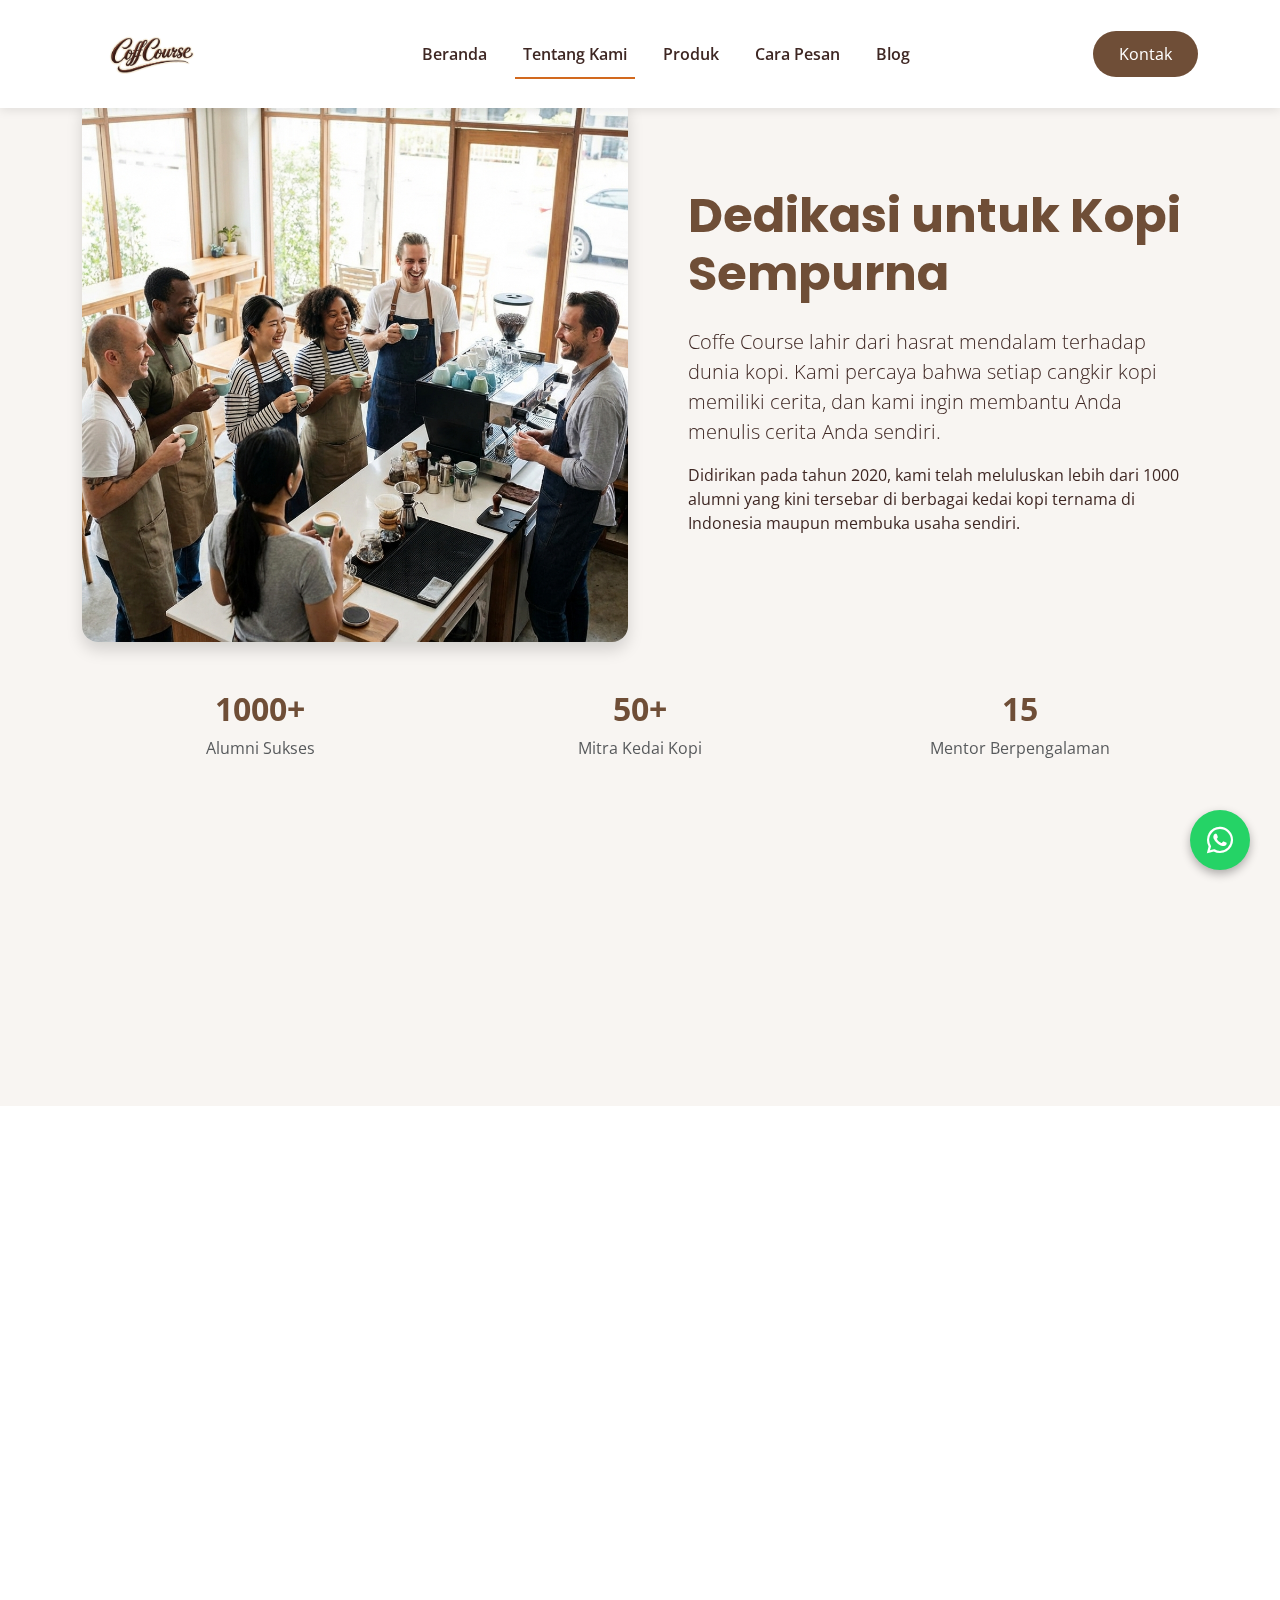
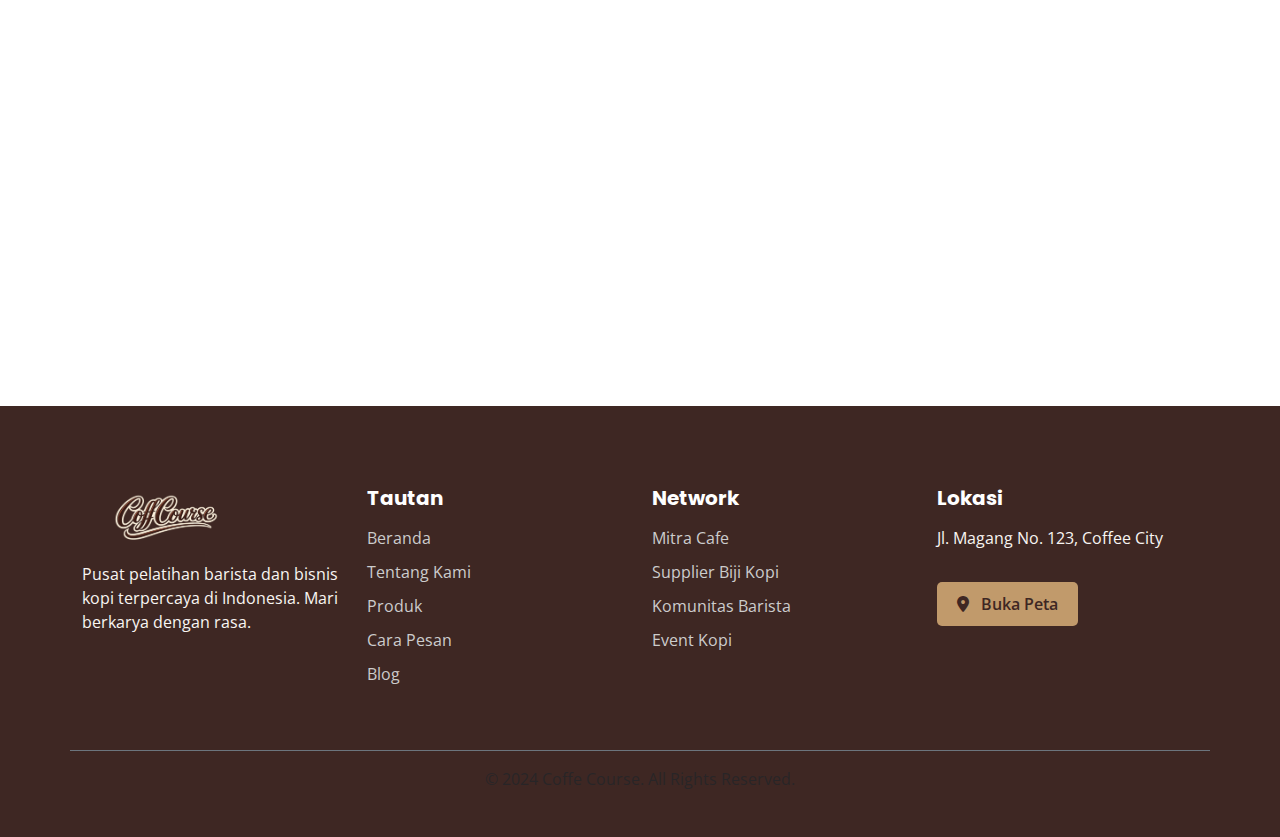
<file: tentang-kami.html>
<!DOCTYPE html>
<html lang="id">

<head>
    <meta charset="UTF-8">
    <meta name="viewport" content="width=device-width, initial-scale=1.0">
    <title>Tentang Kami - Coffe Course</title>
    <!-- Bootstrap CSS -->
    <link href="https://cdn.jsdelivr.net/npm/bootstrap@5.3.0/dist/css/bootstrap.min.css" rel="stylesheet">
    <!-- Font Awesome -->
    <link rel="stylesheet" href="https://cdnjs.cloudflare.com/ajax/libs/font-awesome/6.0.0/css/all.min.css">
    <!-- Custom CSS -->
    <link rel="stylesheet" href="css/style.css">
    <!-- AOS Animation -->
    <link href="https://unpkg.com/aos@2.3.1/dist/aos.css" rel="stylesheet">
</head>

<body>

    <!-- Navbar -->
    <nav class="navbar navbar-expand-lg fixed-top"
        style="background-color: white; box-shadow: 0 2px 10px rgba(0,0,0,0.1);">
        <div class="container">
            <a class="navbar-brand" href="index.html">
                <img src="img/logo.png" alt="Coffe Course Logo" height="50">
            </a>
            <button class="navbar-toggler" type="button" data-bs-toggle="collapse" data-bs-target="#navbarNav">
                <span class="navbar-toggler-icon"></span>
            </button>
            <div class="collapse navbar-collapse" id="navbarNav">
                <ul class="navbar-nav mx-auto">
                    <li class="nav-item"><a class="nav-link" href="index.html">Beranda</a></li>
                    <li class="nav-item"><a class="nav-link active" href="tentang-kami.html">Tentang Kami</a></li>
                    <li class="nav-item"><a class="nav-link" href="produk.html">Produk</a></li>
                    <li class="nav-item"><a class="nav-link" href="cara-pesan.html">Cara Pesan</a></li>
                    <li class="nav-item"><a class="nav-link" href="blog.html">Blog</a></li>
                </ul>
                <a href="https://wa.me/62895639068080" target="_blank" class="btn btn-contact">Kontak</a>
            </div>
        </div>
    </nav>

    <!-- Content -->
    <section class="pt-5 pb-0 mt-5">
        <div class="container">
            <div class="row align-items-center mb-5">
                <div class="col-lg-6" data-aos="fade-right">
                    <img src="img/course3.png" class="img-fluid rounded-4 shadow" alt="Tentang Kami">
                </div>
                <div class="col-lg-6 ps-lg-5" data-aos="fade-left">
                    <h2 class="display-5 fw-bold mb-4" style="color: var(--primary-color);">Dedikasi untuk Kopi Sempurna
                    </h2>
                    <p class="lead">Coffe Course lahir dari hasrat mendalam terhadap dunia kopi. Kami percaya bahwa
                        setiap cangkir kopi memiliki cerita, dan kami ingin membantu Anda menulis cerita Anda sendiri.
                    </p>
                    <p>Didirikan pada tahun 2020, kami telah meluluskan lebih dari 1000 alumni yang kini tersebar di
                        berbagai kedai kopi ternama di Indonesia maupun membuka usaha sendiri.</p>
                </div>
            </div>

            <div class="row text-center mt-5">
                <div class="col-md-4 mb-4" data-aos="fade-up" data-aos-delay="100">
                    <div class="h2 fw-bold text-primary mb-2">1000+</div>
                    <p class="text-muted">Alumni Sukses</p>
                </div>
                <div class="col-md-4 mb-4" data-aos="fade-up" data-aos-delay="200">
                    <div class="h2 fw-bold text-primary mb-2">50+</div>
                    <p class="text-muted">Mitra Kedai Kopi</p>
                </div>
                <div class="col-md-4 mb-4" data-aos="fade-up" data-aos-delay="300">
                    <div class="h2 fw-bold text-primary mb-2">15</div>
                    <p class="text-muted">Mentor Berpengalaman</p>
                </div>
            </div>
        </div>
    </section>

    <!-- Visi Misi Section -->
    <section class="py-5" style="background-color: var(--bg-color);">
        <div class="container">
            <div class="row g-5">
                <div class="col-lg-6 mb-4" data-aos="fade-up">
                    <div class="p-4 bg-white rounded-4 shadow-sm h-100 border-start border-5 border-primary">
                        <h3 class="mb-3 text-primary"><i class="fas fa-eye me-2"></i> Visi Kami</h3>
                        <p class="mb-0">Menjadi pusat pendidikan kopi terdepan di Asia yang mencetak barista dan
                            pengusaha kopi berstandar internasional, serta melestarikan budaya kopi nusantara.</p>
                    </div>
                </div>
                <div class="col-lg-6 mb-4" data-aos="fade-up" data-aos-delay="100">
                    <div class="p-4 bg-white rounded-4 shadow-sm h-100 border-start border-5 border-secondary">
                        <h3 class="mb-3" style="color: var(--secondary-color);"><i class="fas fa-bullseye me-2"></i>
                            Misi Kami</h3>
                        <ul class="list-unstyled mb-0">
                            <li class="mb-2"><i class="fas fa-check text-primary me-2"></i> Menyediakan kurikulum
                                berbasis praktik industri.</li>
                            <li class="mb-2"><i class="fas fa-check text-primary me-2"></i> Membangun komunitas kopi
                                yang suportif dan kolaboratif.</li>
                            <li><i class="fas fa-check text-primary me-2"></i> Mendorong inovasi dalam pengolahan dan
                                penyajian kopi.</li>
                        </ul>
                    </div>
                </div>
            </div>
        </div>
    </section>

    <!-- Gallery Section -->
    <section class="gallery-section">
        <div class="container">
            <div class="section-title text-center" data-aos="fade-up">
                <h2>Galeri Kegiatan</h2>
                <p>Intip keseruan belajar dan praktek langsung di kelas kami.</p>
            </div>
            <div class="row g-3">
                <div class="col-md-4 col-sm-6" data-aos="zoom-in">
                    <div class="gallery-item" onclick="openLightbox(this)">
                        <img src="img/gallery_cupping.png" alt="Cupping Session">
                        <div class="gallery-overlay">
                            <i class="fas fa-search-plus gallery-icon"></i>
                        </div>
                    </div>
                </div>
                <div class="col-md-4 col-sm-6" data-aos="zoom-in" data-aos-delay="100">
                    <div class="gallery-item" onclick="openLightbox(this)">
                        <img src="img/gallery_instruction.png" alt="Espresso Machine Training">
                        <div class="gallery-overlay">
                            <i class="fas fa-search-plus gallery-icon"></i>
                        </div>
                    </div>
                </div>
                <div class="col-md-4 col-sm-6" data-aos="zoom-in" data-aos-delay="200">
                    <div class="gallery-item" onclick="openLightbox(this)">
                        <img src="img/gallery_manual_brew.png" alt="Manual Brew V60">
                        <div class="gallery-overlay">
                            <i class="fas fa-search-plus gallery-icon"></i>
                        </div>
                    </div>
                </div>
                <div class="col-md-4 col-sm-6" data-aos="zoom-in" data-aos-delay="300">
                    <div class="gallery-item" onclick="openLightbox(this)">
                        <img src="img/gallery_group.png" alt="Graduation Day">
                        <div class="gallery-overlay">
                            <i class="fas fa-search-plus gallery-icon"></i>
                        </div>
                    </div>
                </div>
                <div class="col-md-4 col-sm-6" data-aos="zoom-in" data-aos-delay="400">
                    <div class="gallery-item" onclick="openLightbox(this)">
                        <img src="img/gallery_theory.png" alt="Coffee Theory Class">
                        <div class="gallery-overlay">
                            <i class="fas fa-search-plus gallery-icon"></i>
                        </div>
                    </div>
                </div>
                <div class="col-md-4 col-sm-6" data-aos="zoom-in" data-aos-delay="500">
                    <div class="gallery-item" onclick="openLightbox(this)">
                        <img src="img/gallery_roasting_check.png" alt="Roasting Quality Check">
                        <div class="gallery-overlay">
                            <i class="fas fa-search-plus gallery-icon"></i>
                        </div>
                    </div>
                </div>
            </div>
        </div>
    </section>

    <!-- Lightbox Modal -->
    <div id="imageLightbox" class="lightbox-modal">
        <span class="lightbox-close" onclick="closeLightbox()">&times;</span>
        <img class="lightbox-content" id="lightboxImg">
    </div>

    <script>
        function openLightbox(element) {
            const modal = document.getElementById('imageLightbox');
            const modalImg = document.getElementById('lightboxImg');
            const img = element.querySelector('img');
            modal.style.display = "flex"; // using flex to center vertically
            modal.style.alignItems = "center";
            modalImg.src = img.src;
        }

        function closeLightbox() {
            document.getElementById('imageLightbox').style.display = "none";
        }
    </script>

    <!-- Footer -->
    <footer>
        <div class="container">
            <div class="row">
                <div class="col-lg-3 col-md-6 mb-4">
                    <div class="footer-brand">
                        <a href="index.html">
                            <img src="img/logo.png" alt="Coffe Course Logo" class="mb-3" height="60">
                        </a>
                        <p>Pusat pelatihan barista dan bisnis kopi terpercaya di Indonesia. Mari berkarya dengan rasa.
                        </p>
                    </div>
                </div>
                <div class="col-lg-3 col-md-6 mb-4">
                    <h5 class="text-white mb-3">Tautan</h5>
                    <div class="footer-links">
                        <ul>
                            <li><a href="index.html">Beranda</a></li>
                            <li><a href="tentang-kami.html">Tentang Kami</a></li>
                            <li><a href="produk.html">Produk</a></li>
                            <li><a href="cara-pesan.html">Cara Pesan</a></li>
                            <li><a href="blog.html">Blog</a></li>
                        </ul>
                    </div>
                </div>
                <div class="col-lg-3 col-md-6 mb-4">
                    <h5 class="text-white mb-3">Network</h5>
                    <div class="footer-links">
                        <ul>
                            <li><a href="#">Mitra Cafe</a></li>
                            <li><a href="#">Supplier Biji Kopi</a></li>
                            <li><a href="#">Komunitas Barista</a></li>
                            <li><a href="#">Event Kopi</a></li>
                        </ul>
                    </div>
                </div>
                <div class="col-lg-3 col-md-6 mb-4">
                    <h5 class="text-white mb-3">Lokasi</h5>
                    <p>Jl. Magang No. 123, Coffee City</p>
                    <a href="https://maps.google.com" target="_blank" class="btn-map">
                        <i class="fas fa-map-marker-alt me-2"></i> Buka Peta
                    </a>
                </div>
            </div>
            <div class="row mt-4 pt-3 border-top border-secondary">
                <div class="col-12 text-center text-muted">
                    <p>&copy; 2024 Coffe Course. All Rights Reserved.</p>
                </div>
            </div>
        </div>
    </footer>

    <!-- Floating Buttons -->
    <a href="https://wa.me/62895639068080" class="floating-wa" target="_blank">
        <i class="fab fa-whatsapp"></i>
    </a>
    <div class="scroll-top" onclick="window.scrollTo({top: 0, behavior: 'smooth'});">
        <i class="fas fa-arrow-up"></i>
    </div>

    <!-- Scripts -->
    <script src="https://cdn.jsdelivr.net/npm/bootstrap@5.3.0/dist/js/bootstrap.bundle.min.js"></script>
    <script src="https://unpkg.com/aos@2.3.1/dist/aos.js"></script>
    <script>
        AOS.init({ duration: 1000 });
        // Scroll Top Logic
        window.addEventListener('scroll', function () {
            var scrollBtn = document.querySelector('.scroll-top');
            if (window.scrollY > 300) {
                scrollBtn.classList.add('active');
            } else {
                scrollBtn.classList.remove('active');
            }
        });
    </script>
</body>

</html>
</file>
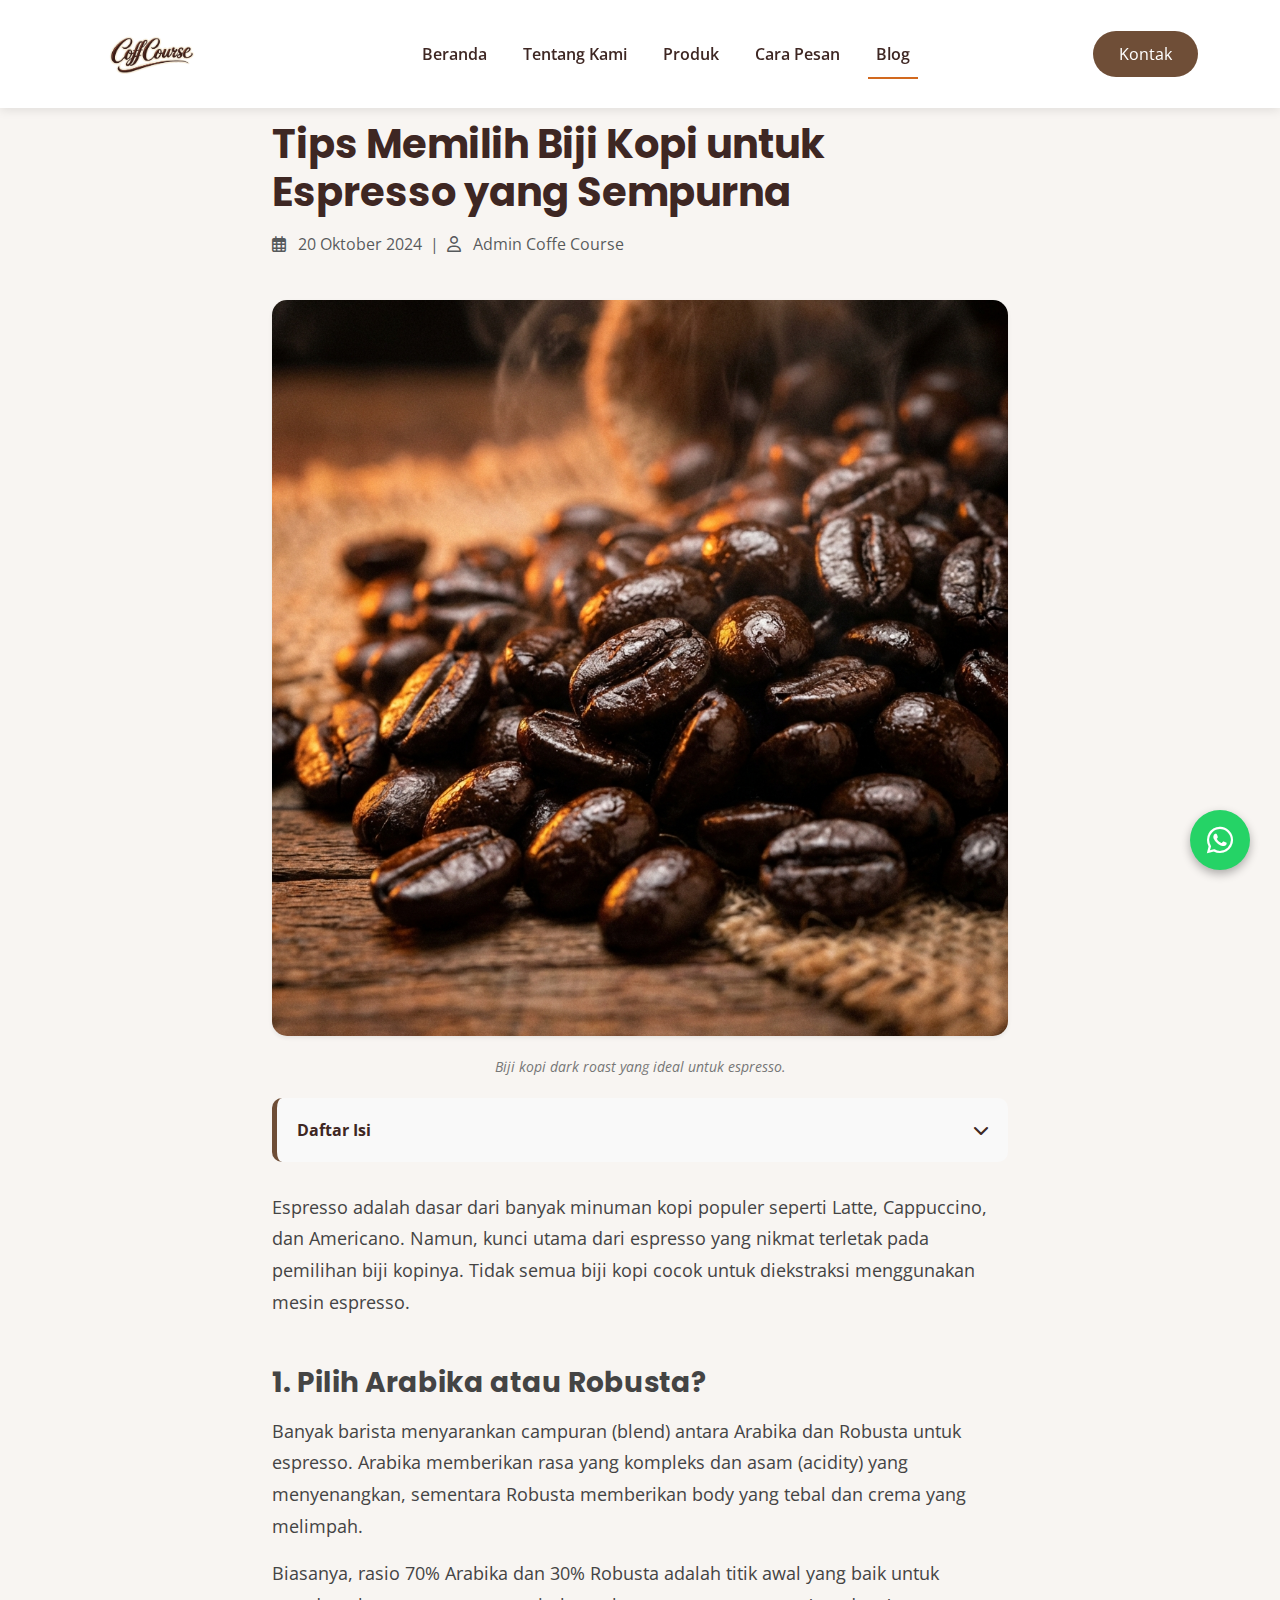
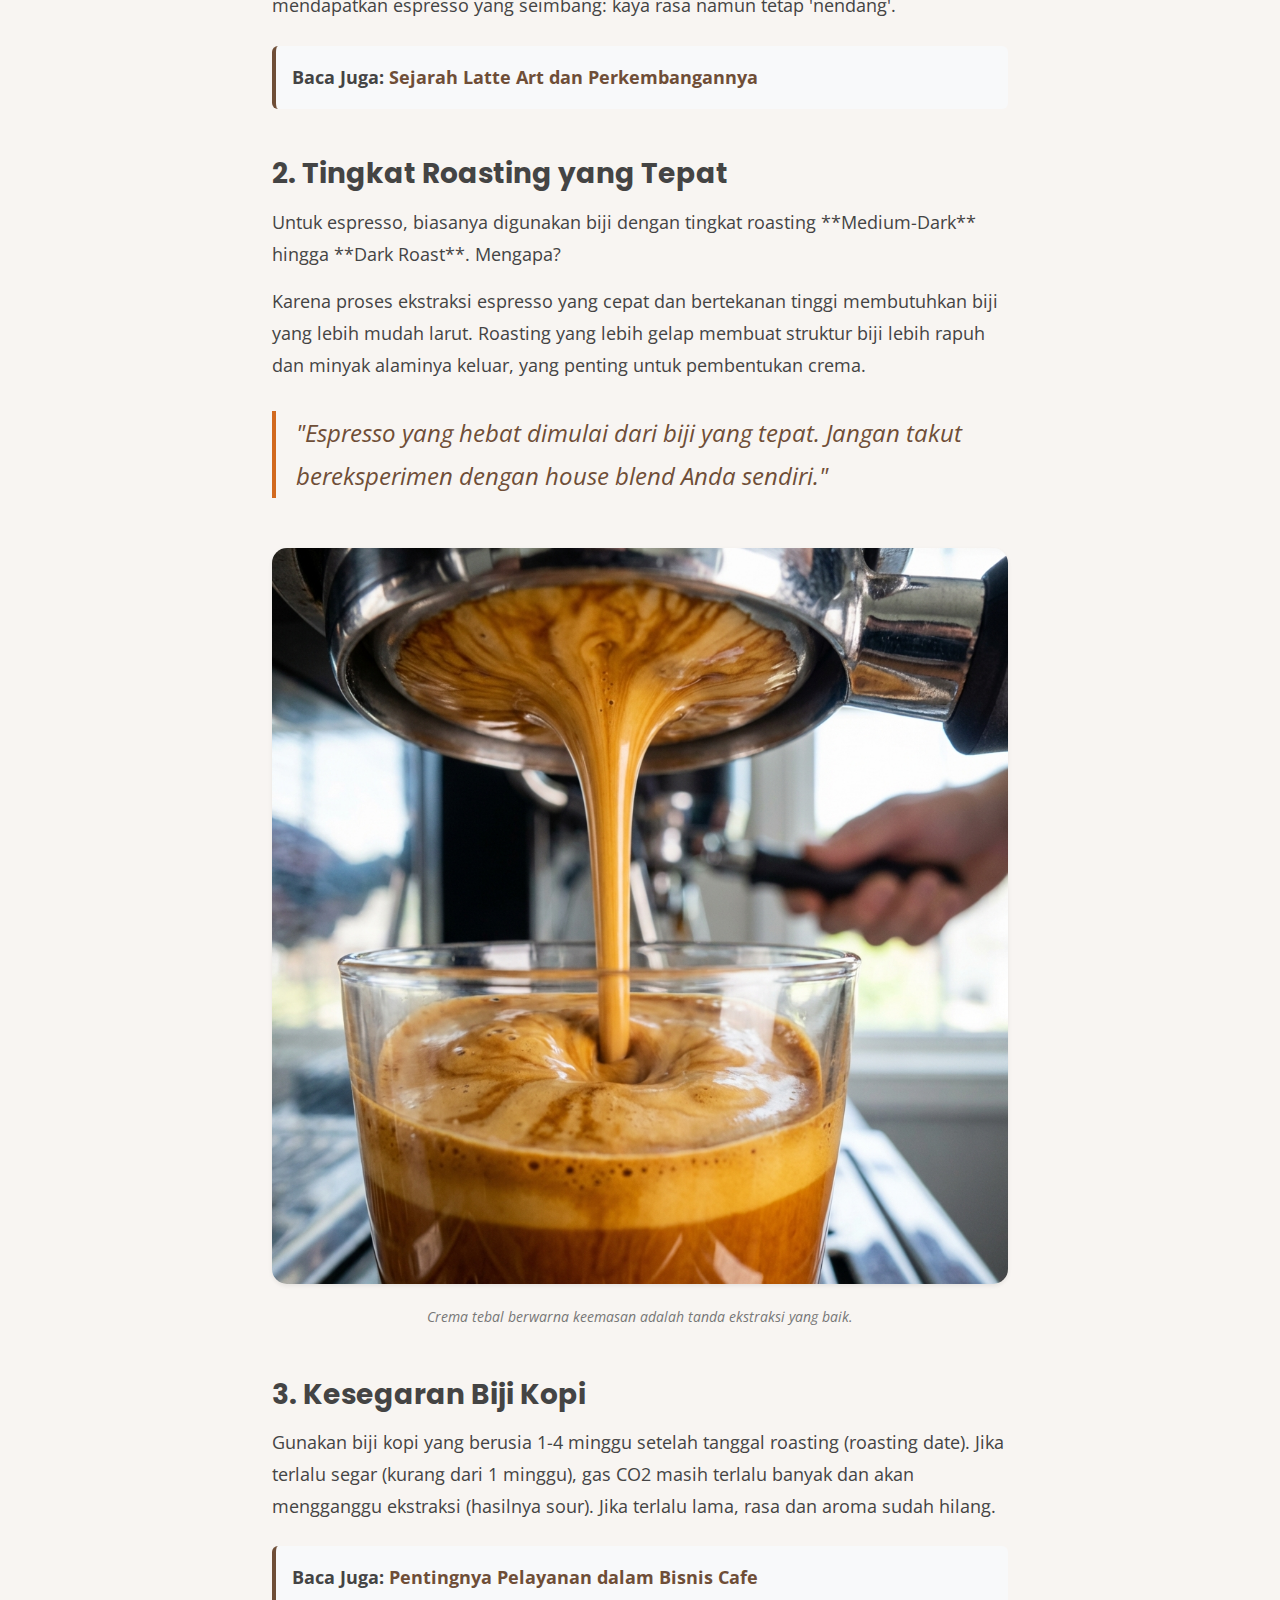
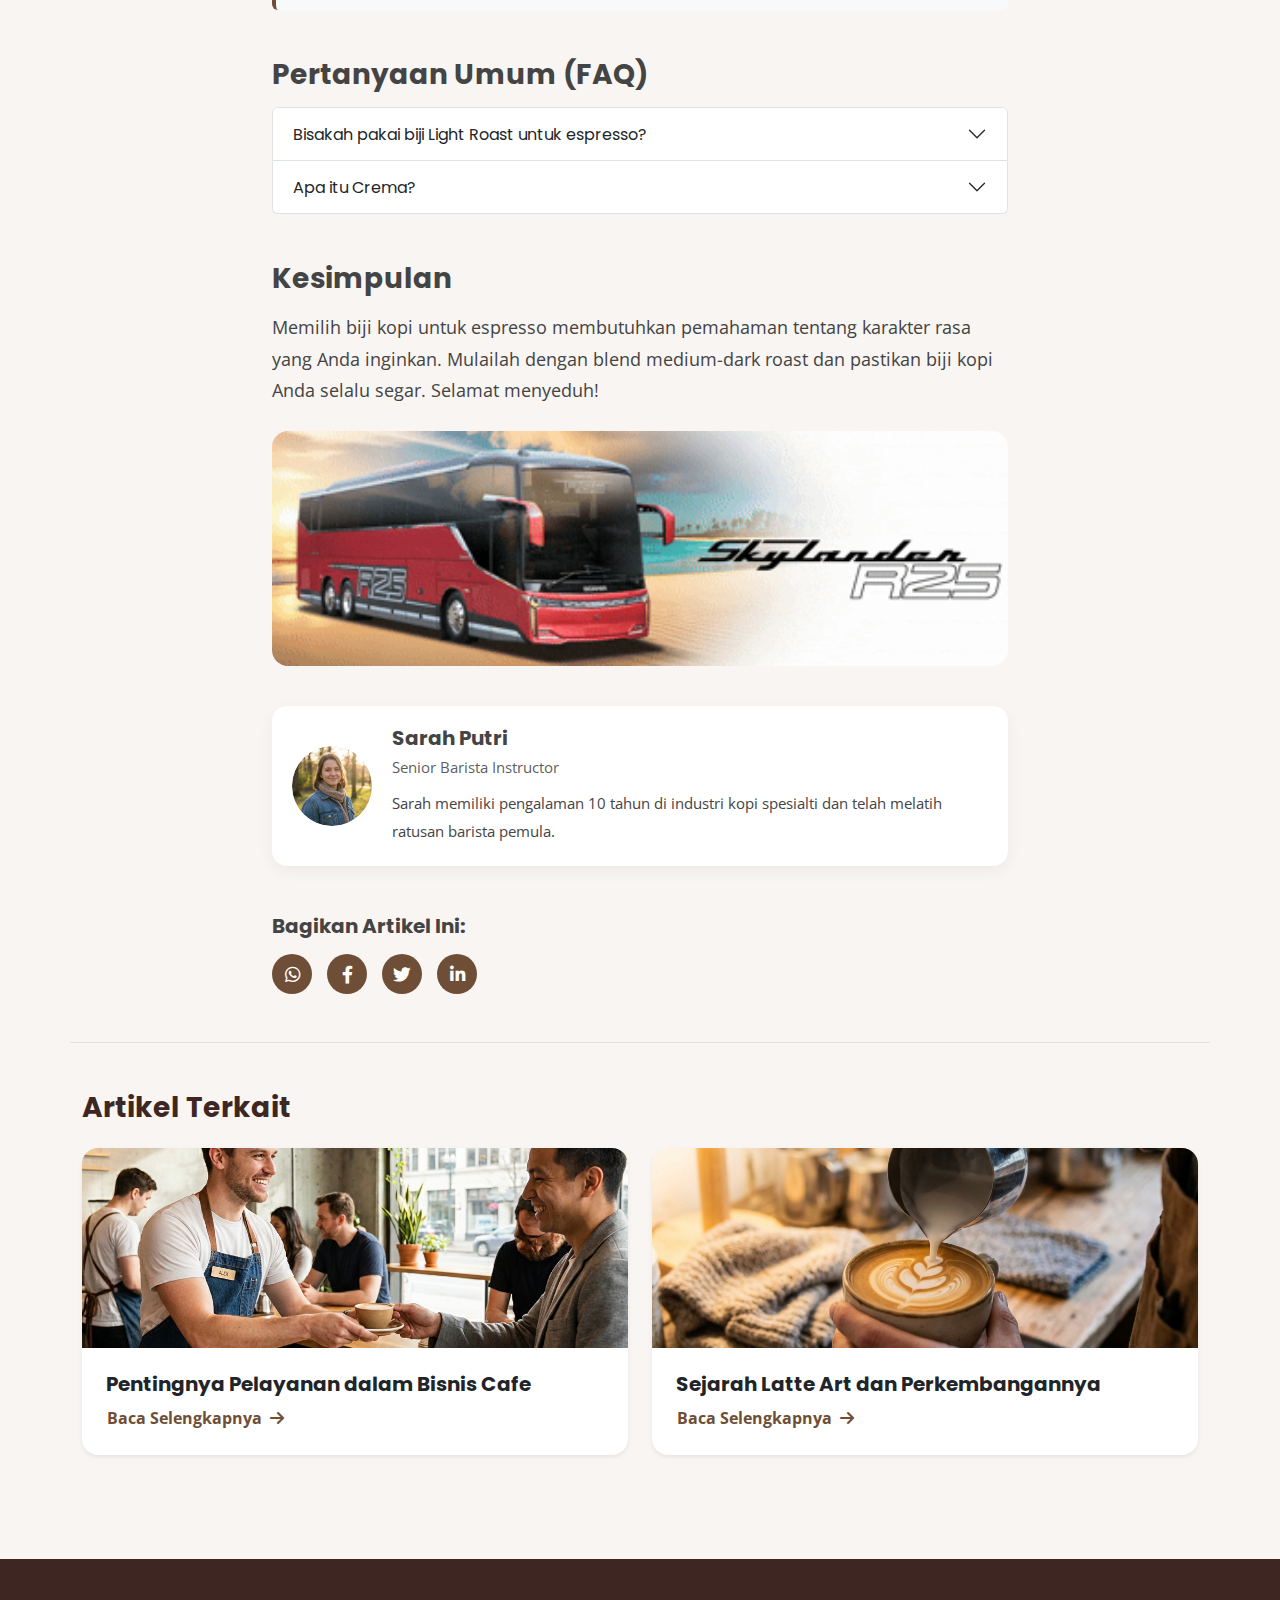
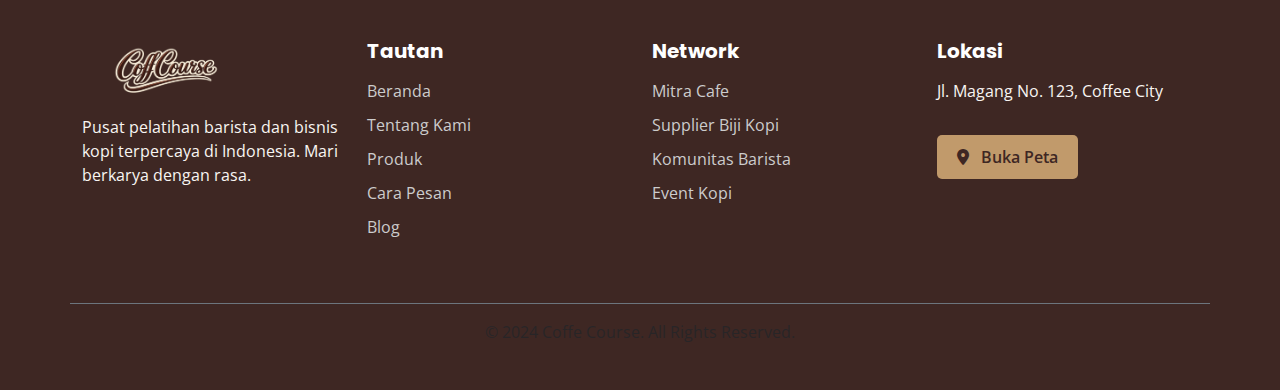
<file: tips-memilih-biji-kopi-untuk-espresso.html>
<!DOCTYPE html>
<html lang="id">

<head>
    <meta charset="UTF-8">
    <meta name="viewport" content="width=device-width, initial-scale=1.0">
    <title>Tips Memilih Biji Kopi untuk Espresso - Coffe Course</title>
    <!-- Bootstrap CSS -->
    <link href="https://cdn.jsdelivr.net/npm/bootstrap@5.3.0/dist/css/bootstrap.min.css" rel="stylesheet">
    <!-- Font Awesome -->
    <link rel="stylesheet" href="https://cdnjs.cloudflare.com/ajax/libs/font-awesome/6.0.0/css/all.min.css">
    <!-- Custom CSS -->
    <link rel="stylesheet" href="css/style.css">
    <style>
        .article-content {
            font-size: 1.1rem;
            line-height: 1.8;
            color: #444;
        }

        .toc-box {
            background: #f9f9f9;
            padding: 20px;
            border-radius: 10px;
            border-left: 5px solid var(--primary-color);
            margin-bottom: 30px;
        }

        .toc-header {
            cursor: pointer;
            display: flex;
            justify-content: space-between;
            align-items: center;
            font-weight: bold;
        }

        .toc-list {
            display: none;
            margin-top: 15px;
        }

        .article-img {
            width: 100%;
            border-radius: 15px;
            margin: 20px 0;
        }

        .img-caption {
            text-align: center;
            font-size: 0.9rem;
            color: #777;
            font-style: italic;
            margin-bottom: 20px;
        }

        .quote-box {
            font-size: 1.5rem;
            font-style: italic;
            color: var(--primary-color);
            border-left: 4px solid var(--accent-color);
            padding-left: 20px;
            margin: 30px 0;
        }

        .author-box {
            display: flex;
            align-items: center;
            background: #fff;
            padding: 20px;
            border-radius: 15px;
            box-shadow: 0 5px 15px rgba(0, 0, 0, 0.05);
            margin-top: 40px;
        }

        .author-img {
            width: 80px;
            height: 80px;
            border-radius: 50%;
            object-fit: cover;
            margin-right: 20px;
        }

        .social-share a {
            width: 40px;
            height: 40px;
            line-height: 40px;
            text-align: center;
            background: var(--primary-color);
            color: white;
            border-radius: 50%;
            display: inline-block;
            margin-right: 10px;
            transition: 0.3s;
        }

        .social-share a:hover {
            background: var(--accent-color);
            transform: translateY(-3px);
        }
    </style>
</head>

<body>

    <!-- Navbar -->
    <nav class="navbar navbar-expand-lg fixed-top"
        style="background-color: white; box-shadow: 0 2px 10px rgba(0,0,0,0.1);">
        <div class="container">
            <a class="navbar-brand" href="index.html">
                <img src="img/logo.png" alt="Coffe Course Logo" height="50">
            </a>
            <button class="navbar-toggler" type="button" data-bs-toggle="collapse" data-bs-target="#navbarNav">
                <span class="navbar-toggler-icon"></span>
            </button>
            <div class="collapse navbar-collapse" id="navbarNav">
                <ul class="navbar-nav mx-auto">
                    <li class="nav-item"><a class="nav-link" href="index.html">Beranda</a></li>
                    <li class="nav-item"><a class="nav-link" href="tentang-kami.html">Tentang Kami</a></li>
                    <li class="nav-item"><a class="nav-link" href="produk.html">Produk</a></li>
                    <li class="nav-item"><a class="nav-link" href="cara-pesan.html">Cara Pesan</a></li>
                    <li class="nav-item"><a class="nav-link active" href="blog.html">Blog</a></li>
                </ul>
                <a href="https://wa.me/62895639068080" target="_blank" class="btn btn-contact">Kontak</a>
            </div>
        </div>
    </nav>

    <div class="container" style="margin-top: 120px; margin-bottom: 80px;">
        <div class="row justify-content-center">
            <div class="col-lg-8">
                <!-- Header -->
                <h1 class="fw-bold mb-3">Tips Memilih Biji Kopi untuk Espresso yang Sempurna</h1>
                <p class="text-muted mb-4"><i class="far fa-calendar-alt me-2"></i> 20 Oktober 2024 &nbsp;|&nbsp; <i
                        class="far fa-user me-2"></i> Admin Coffe Course</p>

                <img src="img/art1.png" alt="Biji Kopi Espresso" class="article-img shadow-sm">
                <p class="img-caption">Biji kopi dark roast yang ideal untuk espresso.</p>

                <!-- TOC -->
                <div class="toc-box">
                    <div class="toc-header" onclick="toggleToc()">
                        Daftar Isi <i class="fas fa-chevron-down"></i>
                    </div>
                    <ul class="toc-list" id="tocList">
                        <li><a href="#jenis-biji">Pilih Arabika atau Robusta?</a></li>
                        <li><a href="#roasting-level">Tingkat Roasting yang Tepat</a></li>
                        <li><a href="#freshness">Kesegaran Biji Kopi</a></li>
                        <li><a href="#faq">FAQ</a></li>
                        <li><a href="#kesimpulan">Kesimpulan</a></li>
                    </ul>
                </div>

                <!-- Content -->
                <div class="article-content">
                    <p>Espresso adalah dasar dari banyak minuman kopi populer seperti Latte, Cappuccino, dan Americano.
                        Namun, kunci utama dari espresso yang nikmat terletak pada pemilihan biji kopinya. Tidak semua
                        biji kopi cocok untuk diekstraksi menggunakan mesin espresso.</p>

                    <h3 id="jenis-biji" class="mt-5 mb-3">1. Pilih Arabika atau Robusta?</h3>
                    <p>Banyak barista menyarankan campuran (blend) antara Arabika dan Robusta untuk espresso. Arabika
                        memberikan rasa yang kompleks dan asam (acidity) yang menyenangkan, sementara Robusta memberikan
                        body yang tebal dan crema yang melimpah.</p>
                    <p>Biasanya, rasio 70% Arabika dan 30% Robusta adalah titik awal yang baik untuk mendapatkan
                        espresso yang seimbang: kaya rasa namun tetap 'nendang'.</p>

                    <div class="my-4 p-3 bg-light border-start border-4 border-primary rounded">
                        <span class="fw-bold">Baca Juga:</span> <a href="sejarah-latte-art-dan-perkembangannya.html"
                            class="text-decoration-none fw-bold text-primary">Sejarah Latte Art dan Perkembangannya</a>
                    </div>

                    <h3 id="roasting-level" class="mt-5 mb-3">2. Tingkat Roasting yang Tepat</h3>
                    <p>Untuk espresso, biasanya digunakan biji dengan tingkat roasting **Medium-Dark** hingga **Dark
                        Roast**. Mengapa?</p>
                    <p>Karena proses ekstraksi espresso yang cepat dan bertekanan tinggi membutuhkan biji yang lebih
                        mudah larut. Roasting yang lebih gelap membuat struktur biji lebih rapuh dan minyak alaminya
                        keluar, yang penting untuk pembentukan crema.</p>

                    <div class="quote-box">
                        "Espresso yang hebat dimulai dari biji yang tepat. Jangan takut bereksperimen dengan house blend
                        Anda sendiri."
                    </div>

                    <img src="img/1art.png" alt="Ekstraksi Espresso" class="article-img shadow-sm">
                    <p class="img-caption">Crema tebal berwarna keemasan adalah tanda ekstraksi yang baik.</p>

                    <h3 id="freshness" class="mt-5 mb-3">3. Kesegaran Biji Kopi</h3>
                    <p>Gunakan biji kopi yang berusia 1-4 minggu setelah tanggal roasting (roasting date). Jika terlalu
                        segar (kurang dari 1 minggu), gas CO2 masih terlalu banyak dan akan mengganggu ekstraksi
                        (hasilnya sour). Jika terlalu lama, rasa dan aroma sudah hilang.</p>

                    <div class="my-4 p-3 bg-light border-start border-4 border-primary rounded">
                        <span class="fw-bold">Baca Juga:</span> <a href="pentingnya-pelayanan-dalam-bisnis-cafe.html"
                            class="text-decoration-none fw-bold text-primary">Pentingnya Pelayanan dalam Bisnis Cafe</a>
                    </div>

                    <h3 id="faq" class="mt-5 mb-3">Pertanyaan Umum (FAQ)</h3>
                    <div class="accordion" id="faqArticle">
                        <div class="accordion-item">
                            <h2 class="accordion-header">
                                <button class="accordion-button collapsed" type="button" data-bs-toggle="collapse"
                                    data-bs-target="#q1">
                                    Bisakah pakai biji Light Roast untuk espresso?
                                </button>
                            </h2>
                            <div id="q1" class="accordion-collapse collapse" data-bs-parent="#faqArticle">
                                <div class="accordion-body">
                                    Bisa, tapi lebih sulit diekstraksi. Biasanya akan menghasilkan rasa yang sangat asam
                                    (high acidity) dan body yang tipis. Membutuhkan teknik dial-in yang mahir.
                                </div>
                            </div>
                        </div>
                        <div class="accordion-item">
                            <h2 class="accordion-header">
                                <button class="accordion-button collapsed" type="button" data-bs-toggle="collapse"
                                    data-bs-target="#q2">
                                    Apa itu Crema?
                                </button>
                            </h2>
                            <div id="q2" class="accordion-collapse collapse" data-bs-parent="#faqArticle">
                                <div class="accordion-body">
                                    Crema adalah lapisan busa berwarna coklat keemasan di atas espresso, terbentuk dari
                                    minyak kopi dan gas CO2 yang teremulsi akibat tekanan tinggi.
                                </div>
                            </div>
                        </div>
                    </div>

                    <h3 id="kesimpulan" class="mt-5 mb-3">Kesimpulan</h3>
                    <p>Memilih biji kopi untuk espresso membutuhkan pemahaman tentang karakter rasa yang Anda inginkan.
                        Mulailah dengan blend medium-dark roast dan pastikan biji kopi Anda selalu segar. Selamat
                        menyeduh!</p>

                    <!-- GIF -->
                    <div class="mt-4">
                        <a href="https://wa.me/62895639068080" target="_blank">
                            <img src="img/bis.gif" alt="Coffe Course Animation" class="img-fluid w-100 rounded-4">
                        </a>
                    </div>

                    <!-- Author Profile -->
                    <div class="author-box">
                        <img src="img/avatar1.png" alt="Author" class="author-img">
                        <div>
                            <h5 class="fw-bold mb-1">Sarah Putri</h5>
                            <small class="text-muted d-block mb-2">Senior Barista Instructor</small>
                            <p class="mb-0 small">Sarah memiliki pengalaman 10 tahun di industri kopi spesialti dan
                                telah melatih ratusan barista pemula.</p>
                        </div>
                    </div>

                    <!-- Social Share -->
                    <div class="mt-5">
                        <h5 class="fw-bold mb-3">Bagikan Artikel Ini:</h5>
                        <div class="social-share">
                            <a href="#" onclick="shareTo('wa')"><i class="fab fa-whatsapp"></i></a>
                            <a href="#" onclick="shareTo('fb')"><i class="fab fa-facebook-f"></i></a>
                            <a href="#" onclick="shareTo('tw')"><i class="fab fa-twitter"></i></a>
                            <a href="#" onclick="shareTo('li')"><i class="fab fa-linkedin-in"></i></a>
                        </div>
                    </div>
                </div>
            </div>
        </div>

        <!-- Related Articles -->
        <div class="row mt-5 pt-5 border-top">
            <h3 class="fw-bold mb-4">Artikel Terkait</h3>
            <div class="col-md-6 mb-4">
                <div class="card h-100 border-0 shadow-sm rounded-4 overflow-hidden">
                    <img src="img/art2.png" class="card-img-top" alt="Pelayanan Cafe"
                        style="height: 200px; object-fit: cover;">
                    <div class="card-body p-4">
                        <h5 class="card-title fw-bold">Pentingnya Pelayanan dalam Bisnis Cafe</h5>
                        <a href="pentingnya-pelayanan-dalam-bisnis-cafe.html"
                            class="btn btn-link text-primary p-0 text-decoration-none fw-bold">Baca Selengkapnya <i
                                class="fas fa-arrow-right ms-1"></i></a>
                    </div>
                </div>
            </div>
            <div class="col-md-6 mb-4">
                <div class="card h-100 border-0 shadow-sm rounded-4 overflow-hidden">
                    <img src="img/art3.png" class="card-img-top" alt="Latte Art"
                        style="height: 200px; object-fit: cover;">
                    <div class="card-body p-4">
                        <h5 class="card-title fw-bold">Sejarah Latte Art dan Perkembangannya</h5>
                        <a href="sejarah-latte-art-dan-perkembangannya.html"
                            class="btn btn-link text-primary p-0 text-decoration-none fw-bold">Baca Selengkapnya <i
                                class="fas fa-arrow-right ms-1"></i></a>
                    </div>
                </div>
            </div>
        </div>
    </div>

    <!-- Footer -->
    <footer>
        <div class="container">
            <div class="row">
                <div class="col-lg-3 col-md-6 mb-4">
                    <div class="footer-brand">
                        <a href="index.html">
                            <img src="img/logo.png" alt="Coffe Course Logo" class="mb-3" height="60">
                        </a>
                        <p>Pusat pelatihan barista dan bisnis kopi terpercaya di Indonesia. Mari berkarya dengan rasa.
                        </p>
                    </div>
                </div>
                <div class="col-lg-3 col-md-6 mb-4">
                    <h5 class="text-white mb-3">Tautan</h5>
                    <div class="footer-links">
                        <ul>
                            <li><a href="index.html">Beranda</a></li>
                            <li><a href="tentang-kami.html">Tentang Kami</a></li>
                            <li><a href="produk.html">Produk</a></li>
                            <li><a href="cara-pesan.html">Cara Pesan</a></li>
                            <li><a href="blog.html">Blog</a></li>
                        </ul>
                    </div>
                </div>
                <div class="col-lg-3 col-md-6 mb-4">
                    <h5 class="text-white mb-3">Network</h5>
                    <div class="footer-links">
                        <ul>
                            <li><a href="#">Mitra Cafe</a></li>
                            <li><a href="#">Supplier Biji Kopi</a></li>
                            <li><a href="#">Komunitas Barista</a></li>
                            <li><a href="#">Event Kopi</a></li>
                        </ul>
                    </div>
                </div>
                <div class="col-lg-3 col-md-6 mb-4">
                    <h5 class="text-white mb-3">Lokasi</h5>
                    <p>Jl. Magang No. 123, Coffee City</p>
                    <a href="https://maps.google.com" target="_blank" class="btn-map">
                        <i class="fas fa-map-marker-alt me-2"></i> Buka Peta
                    </a>
                </div>
            </div>
            <div class="row mt-4 pt-3 border-top border-secondary">
                <div class="col-12 text-center text-muted">
                    <p>&copy; 2024 Coffe Course. All Rights Reserved.</p>
                </div>
            </div>
        </div>
    </footer>

    <!-- Floating Buttons -->
    <a href="https://wa.me/62895639068080" class="floating-wa" target="_blank">
        <i class="fab fa-whatsapp"></i>
    </a>
    <div class="scroll-top" onclick="window.scrollTo({top: 0, behavior: 'smooth'});">
        <i class="fas fa-arrow-up"></i>
    </div>

    <!-- Scripts -->
    <script src="https://cdn.jsdelivr.net/npm/bootstrap@5.3.0/dist/js/bootstrap.bundle.min.js"></script>
    <script>
        function toggleToc() {
            var tocList = document.getElementById('tocList');
            if (tocList.style.display === "none" || tocList.style.display === "") {
                tocList.style.display = "block";
            } else {
                tocList.style.display = "none";
            }
        }

        // Social Share Logic
        function shareTo(platform) {
            const url = encodeURIComponent(window.location.href);
            const text = encodeURIComponent(document.title);
            let shareUrl = '';

            if (platform === 'wa') shareUrl = `https://wa.me/?text=${text}%20${url}`;
            if (platform === 'fb') shareUrl = `https://www.facebook.com/sharer/sharer.php?u=${url}`;
            if (platform === 'tw') shareUrl = `https://twitter.com/intent/tweet?url=${url}&text=${text}`;
            if (platform === 'li') shareUrl = `https://www.linkedin.com/sharing/share-offsite/?url=${url}`;

            window.open(shareUrl, '_blank');
        }

        // Scroll Top Logic
        window.addEventListener('scroll', function () {
            var scrollBtn = document.querySelector('.scroll-top');
            var nav = document.querySelector('.navbar');

            if (window.scrollY > 300) {
                scrollBtn.classList.add('active');
            } else {
                scrollBtn.classList.remove('active');
            }

            if (window.scrollY > 50) {
                nav.classList.add('scrolled');
            } else {
                nav.classList.remove('scrolled');
            }
        });
    </script>
</body>

</html>
</file>
<file: css/style.css>
@import url('https://fonts.googleapis.com/css2?family=Open+Sans:wght@400;600&family=Poppins:wght@500;700&display=swap');

:root {
  --primary-color: #6F4E37;
  --secondary-color: #C19A6B;
  --bg-color: #F8F5F2; /* Soft cream */
  --text-color: #3E2723;
  --white: #ffffff;
  --accent-color: #D2691E; /* Chocolate */
  
  /* Bootstrap Overrides */
  --bs-primary: #6F4E37;
  --bs-primary-rgb: 111, 78, 55;
  --bs-link-color: #6F4E37;
  --bs-link-hover-color: #D2691E;
}

body {
  font-family: 'Open Sans', sans-serif;
  color: var(--text-color);
  background-color: var(--bg-color);
  overflow-x: hidden;
}

/* Force Bootstrap components to use our colors */
.btn-primary {
  background-color: var(--primary-color) !important;
  border-color: var(--primary-color) !important;
}

.btn-primary:hover {
  background-color: var(--accent-color) !important;
  border-color: var(--accent-color) !important;
}

.btn-outline-primary {
  color: var(--primary-color) !important;
  border-color: var(--primary-color) !important;
}

.btn-outline-primary:hover {
  background-color: var(--primary-color) !important;
  color: var(--white) !important;
}

.text-primary {
  color: var(--primary-color) !important;
}

.bg-primary {
  background-color: var(--primary-color) !important;
}

.badge.bg-primary {
    background-color: var(--primary-color) !important;
}

.accordion-button:not(.collapsed) {
  background-color: rgba(111, 78, 55, 0.1) !important;
  color: var(--primary-color) !important;
  box-shadow: inset 0 -1px 0 rgba(0,0,0,.125);
}

.accordion-button:focus {
    border-color: var(--secondary-color);
    box-shadow: 0 0 0 0.25rem rgba(111, 78, 55, 0.25);
}

h1, h2, h3, h4, h5, h6 {
  font-family: 'Poppins', sans-serif;
  font-weight: 700;
}

a {
  text-decoration: none;
  color: inherit;
}

/* Custom Scrollbar */
::-webkit-scrollbar {
  width: 10px;
}
::-webkit-scrollbar-track {
  background: var(--bg-color);
}
::-webkit-scrollbar-thumb {
  background: var(--primary-color);
  border-radius: 5px;
}

/* Navbar */
.navbar {
  background-color: transparent;
  transition: all 0.3s ease;
  padding: 1.5rem 0;
}

.navbar.scrolled {
  background-color: rgba(255, 255, 255, 0.95);
  box-shadow: 0 2px 10px rgba(0, 0, 0, 0.1);
  padding: 1rem 0;
}

.navbar-brand {
  font-family: 'Poppins', sans-serif;
  font-weight: 700;
  font-size: 1.8rem;
  color: var(--primary-color) !important;
}

.nav-link {
  color: var(--text-color) !important;
  font-weight: 600;
  margin: 0 10px;
  position: relative;
}

.nav-link::after {
  content: '';
  position: absolute;
  width: 0;
  height: 2px;
  bottom: -5px;
  left: 0;
  background-color: var(--accent-color);
  transition: width 0.3s ease;
}

.nav-link:hover::after, .nav-link.active::after {
  width: 100%;
}

.btn-contact {
  background-color: var(--primary-color);
  color: var(--white) !important;
  padding: 10px 25px;
  border-radius: 30px;
  transition: transform 0.3s ease, background-color 0.3s ease;
}

.btn-contact:hover {
  background-color: var(--accent-color);
  transform: translateY(-2px);
}

/* Hero Section */
.hero-section {
  padding: 15vh 0 10vh; /* Adjust for navbar */
  min-height: 100vh;
  display: flex;
  align-items: center;
  overflow: hidden;
}

.hero-text h1 {
  font-size: 4rem;
  line-height: 1.2;
  margin-bottom: 1.5rem;
}

.hero-text p {
  font-size: 1.2rem;
  margin-bottom: 2rem;
  color: #666;
}

.hero-img-container {
  position: relative;
}

.hero-img {
  width: 100%;
  border-radius: 20px; /* Reduced specific shape for broader compatibility */
  box-shadow: 20px 20px 0 var(--secondary-color);
  transform: rotate(-3deg);
  transition: transform 0.5s ease;
}

.hero-img:hover {
  transform: rotate(0deg) scale(1.02);
}

.btn-hero {
  background-color: var(--primary-color);
  color: var(--white);
  padding: 15px 40px;
  border-radius: 50px;
  font-size: 1.1rem;
  font-weight: 600;
  transition: all 0.3s ease;
  display: inline-block;
  border: none;
}

.btn-hero:hover {
  background-color: var(--accent-color);
  transform: translateY(-5px);
  box-shadow: 0 10px 20px rgba(0,0,0,0.1);
  color: var(--white);
}

/* Features / Keunggulan */
.features-section {
  padding: 100px 0;
  background-color: var(--white);
}

.section-title {
  text-align: center;
  margin-bottom: 3rem;
}

.section-title h2 {
  font-size: 2.5rem;
  color: var(--primary-color);
  margin-bottom: 1rem;
}

.section-title p {
  max-width: 600px;
  margin: 0 auto;
  color: #777;
}

.feature-card {
  text-align: center;
  padding: 2rem;
  border-radius: 15px;
  background: var(--bg-color);
  transition: all 0.3s ease;
  height: 100%;
}

.feature-card:hover {
  transform: translateY(-10px);
  box-shadow: 0 15px 30px rgba(0,0,0,0.1);
  background: var(--white);
}

.feature-icon {
  font-size: 3rem;
  color: var(--accent-color);
  margin-bottom: 1.5rem;
}

/* CTA Section */
.cta-section {
  padding: 80px 0;
  background: linear-gradient(135deg, var(--primary-color) 0%, var(--secondary-color) 100%);
  color: var(--white);
  text-align: center;
}

.cta-section h2 {
  margin-bottom: 1.5rem;
}

.btn-whatsapp-cta {
  background-color: #25D366;
  color: var(--white);
  padding: 15px 35px;
  border-radius: 50px;
  font-size: 1.2rem;
  font-weight: bold;
  display: inline-flex;
  align-items: center;
  gap: 10px;
  transition: all 0.3s ease;
}

.btn-whatsapp-cta:hover {
  background-color: #128C7E;
  color: var(--white);
  transform: scale(1.05);
}

/* Testimonials */
.testimonials-section {
  padding: 100px 0;
  background-color: var(--bg-color);
}

.testimonial-card {
  background: var(--white);
  padding: 2rem;
  border-radius: 15px;
  box-shadow: 0 5px 15px rgba(0,0,0,0.05);
  margin-bottom: 20px;
}

.testimonial-user {
  display: flex;
  align-items: center;
  margin-bottom: 1rem;
}

.testimonial-avatar {
  width: 60px;
  height: 60px;
  border-radius: 50%;
  object-fit: cover;
  margin-right: 15px;
  border: 3px solid var(--secondary-color);
}

/* FAQ */
.faq-section {
  padding: 100px 0;
  background-color: var(--white);
}

.accordion-button:not(.collapsed) {
  background-color: rgba(193, 154, 107, 0.2);
  color: var(--primary-color);
}

.accordion-button:focus {
  box-shadow: 0 0 0 0.25rem rgba(111, 78, 55, 0.25);
}

/* Footer */
footer {
  background-color: var(--text-color);
  color: var(--bg-color);
  padding: 80px 0 30px;
}

.footer-brand h3 {
  color: var(--secondary-color);
  margin-bottom: 1.5rem;
}

.footer-links ul {
  list-style: none;
  padding: 0;
}

.footer-links li {
  margin-bottom: 10px;
}

.footer-links a {
  color: #ccc;
  transition: color 0.3s;
}

.footer-links a:hover {
  color: var(--secondary-color);
}

.btn-map {
  background-color: var(--secondary-color);
  color: var(--text-color);
  border: none;
  padding: 10px 20px;
  border-radius: 5px;
  font-weight: 600;
  margin-top: 1rem;
  display: inline-block;
}

/* Floating Buttons */
.floating-wa {
  position: fixed;
  bottom: 30px;
  right: 30px;
  background-color: #25D366;
  color: white;
  width: 60px;
  height: 60px;
  border-radius: 50%;
  display: flex;
  justify-content: center;
  align-items: center;
  font-size: 30px;
  box-shadow: 0 4px 10px rgba(0,0,0,0.3);
  z-index: 1000;
  transition: all 0.3s ease;
}

.floating-wa:hover {
  transform: scale(1.1);
  color: white;
}

.scroll-top {
  position: fixed;
  bottom: 30px;
  right: 100px; /* Offset from WA button */
  background-color: var(--primary-color);
  color: white;
  width: 50px;
  height: 50px;
  border-radius: 50%;
  display: flex;
  justify-content: center;
  align-items: center;
  cursor: pointer;
  opacity: 0;
  visibility: hidden;
  transition: all 0.3s ease;
  z-index: 999;
}

.scroll-top.active {
  opacity: 1;
  visibility: visible;
}

/* Gallery */
.gallery-section {
    padding: 100px 0;
    background-color: var(--white);
}

.gallery-item {
    position: relative;
    overflow: hidden;
    border-radius: 15px;
    cursor: pointer;
    margin-bottom: 24px;
    box-shadow: 0 5px 15px rgba(0,0,0,0.1);
}

.gallery-item img {
    width: 100%;
    height: 250px;
    object-fit: cover;
    transition: transform 0.5s ease;
}

.gallery-item:hover img {
    transform: scale(1.1);
}

.gallery-overlay {
    position: absolute;
    top: 0;
    left: 0;
    width: 100%;
    height: 100%;
    background: rgba(111, 78, 55, 0.7);
    display: flex;
    justify-content: center;
    align-items: center;
    opacity: 0;
    transition: opacity 0.3s ease;
}

.gallery-item:hover .gallery-overlay {
    opacity: 1;
}

.gallery-icon {
    font-size: 2rem;
    color: white;
}

/* Lightbox Modal */
.lightbox-modal {
    display: none;
    position: fixed;
    z-index: 2000;
    padding-top: 50px;
    left: 0;
    top: 0;
    width: 100%;
    height: 100%;
    overflow: auto;
    background-color: rgba(0, 0, 0, 0.9);
}

.lightbox-content {
    margin: auto;
    display: block;
    width: 80%;
    max-width: 900px;
    border-radius: 5px;
}

.lightbox-close {
    position: absolute;
    top: 25px;
    right: 35px;
    color: #f1f1f1;
    font-size: 40px;
    font-weight: bold;
    transition: 0.3s;
    cursor: pointer;
}

.lightbox-close:hover,
.lightbox-close:focus {
    color: #bbb;
    text-decoration: none;
    cursor: pointer;
}

/* Responsive */
@media (max-width: 991px) {
  .hero-section {
    text-align: center;
    padding-top: 120px;
  }
  .hero-section h1 {
    font-size: 2.5rem;
  }
  .hero-section img {
    margin-top: 50px;
    max-width: 80%;
  }
  .navbar-collapse {
    background-color: white;
    padding: 20px;
    border-radius: 10px;
    box-shadow: 0 5px 15px rgba(0,0,0,0.1);
    margin-top: 10px;
  }
  .navbar-nav .nav-link {
      text-align: center;
      padding: 10px 0;
  }
  .btn-contact {
      display: block;
      width: 100%;
      text-align: center;
      margin-top: 10px;
  }
  .hero-img { /* Retained from original */
    margin-top: 50px;
    transform: none;
    box-shadow: none;
  }
  .hero-img:hover { /* Retained from original */
    transform: scale(1.02);
  }
}

@media (max-width: 768px) {
    body {
        font-size: 16px; /* Reset base font size for mobile readability */
    }
    
    h1 { font-size: 2rem; }
    h2 { font-size: 1.75rem; }
    h3 { font-size: 1.5rem; }
    
    .container {
        padding-left: 20px;
        padding-right: 20px;
    }

    /* Article Detail Adjustments */
    .article-content {
        font-size: 1rem !important; /* Slightly smaller than desktop 1.1rem */
        line-height: 1.7;
    }
    
    .toc-box {
        padding: 15px;
    }
    
    .quote-box {
        font-size: 1.2rem;
        margin: 20px 0;
        padding-left: 15px;
    }
    
    .author-box {
        flex-direction: column;
        text-align: center;
        padding: 20px;
    }
    
    .author-img {
        margin-right: 0;
        margin-bottom: 15px;
    }
    
    /* Form & Sections */
    .section-title h2 {
        font-size: 2rem;
    }
    
    .mt-5 {
        margin-top: 2rem !important;
    }
    
    .p-5 {
        padding: 2rem !important;
    }
    
    /* prevent horizontal scroll */
    .row {
        margin-left: 0;
        margin-right: 0;
    }
}
</file>
